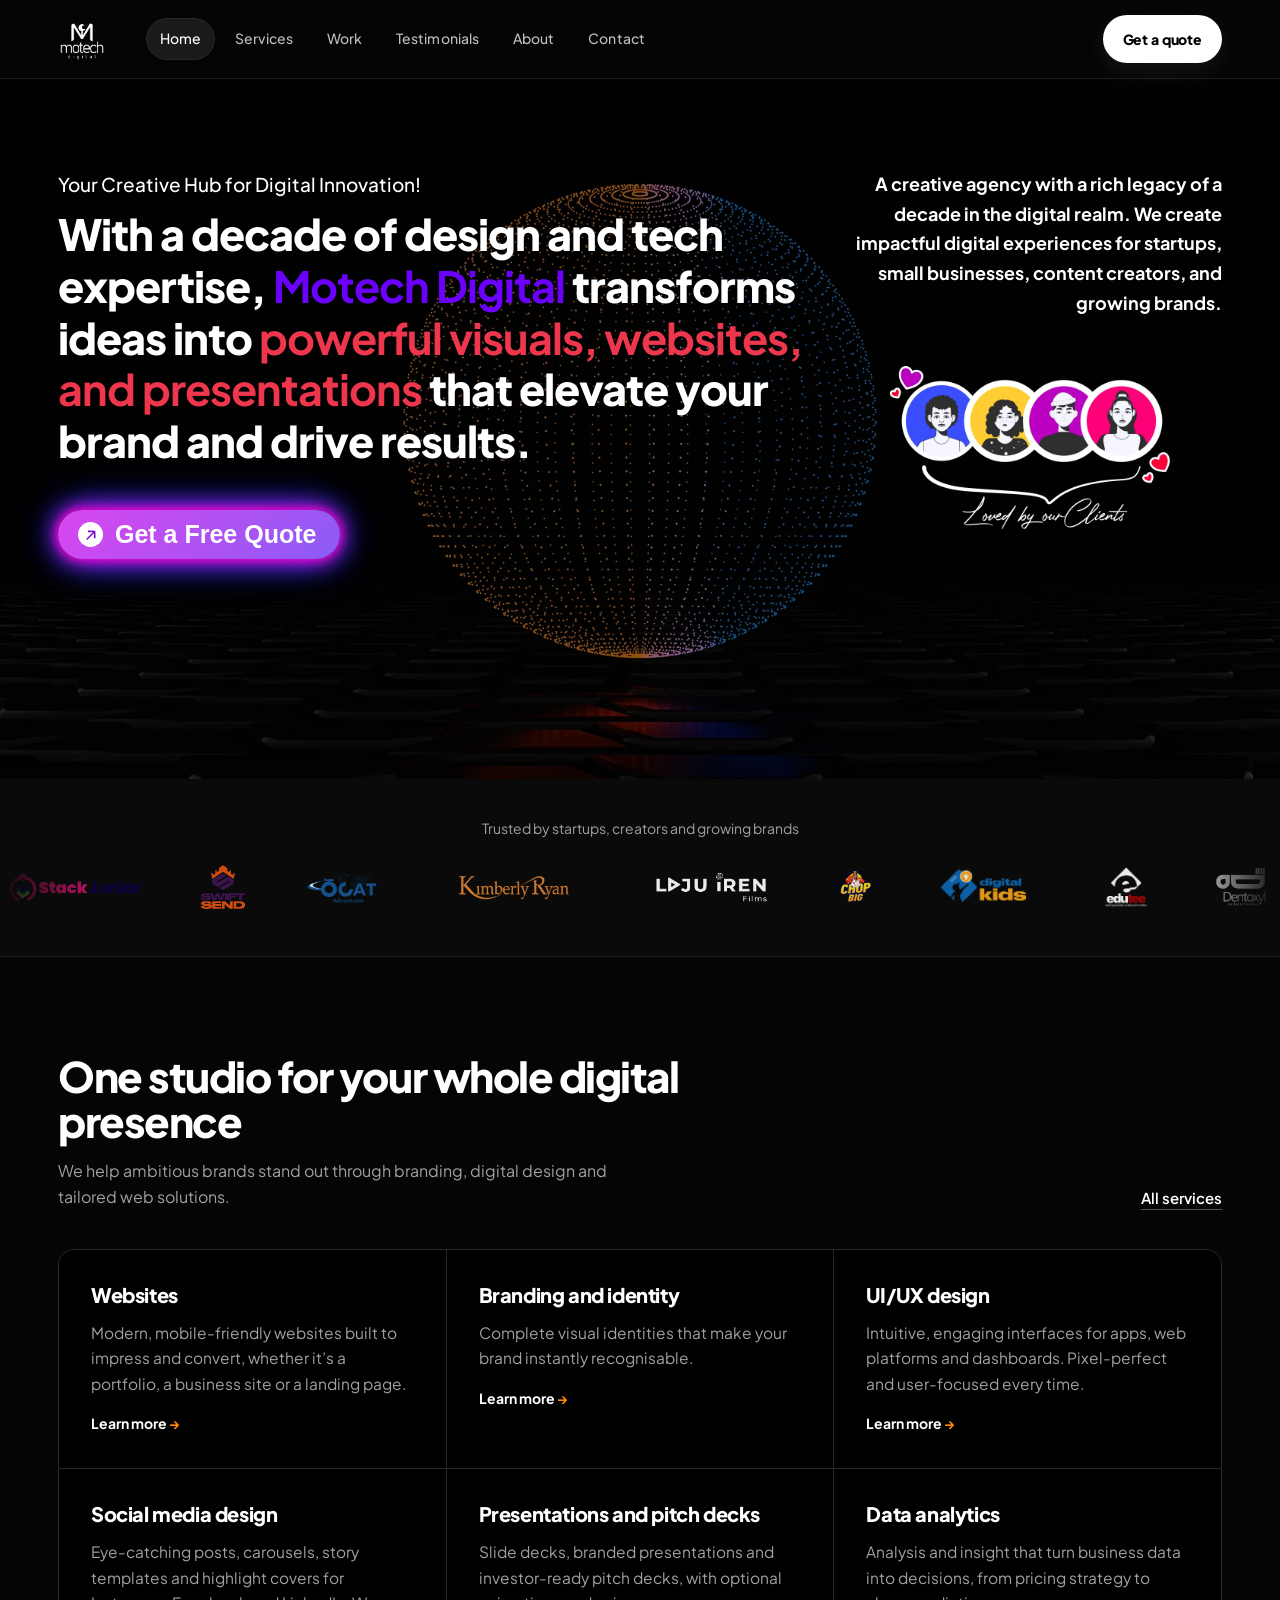
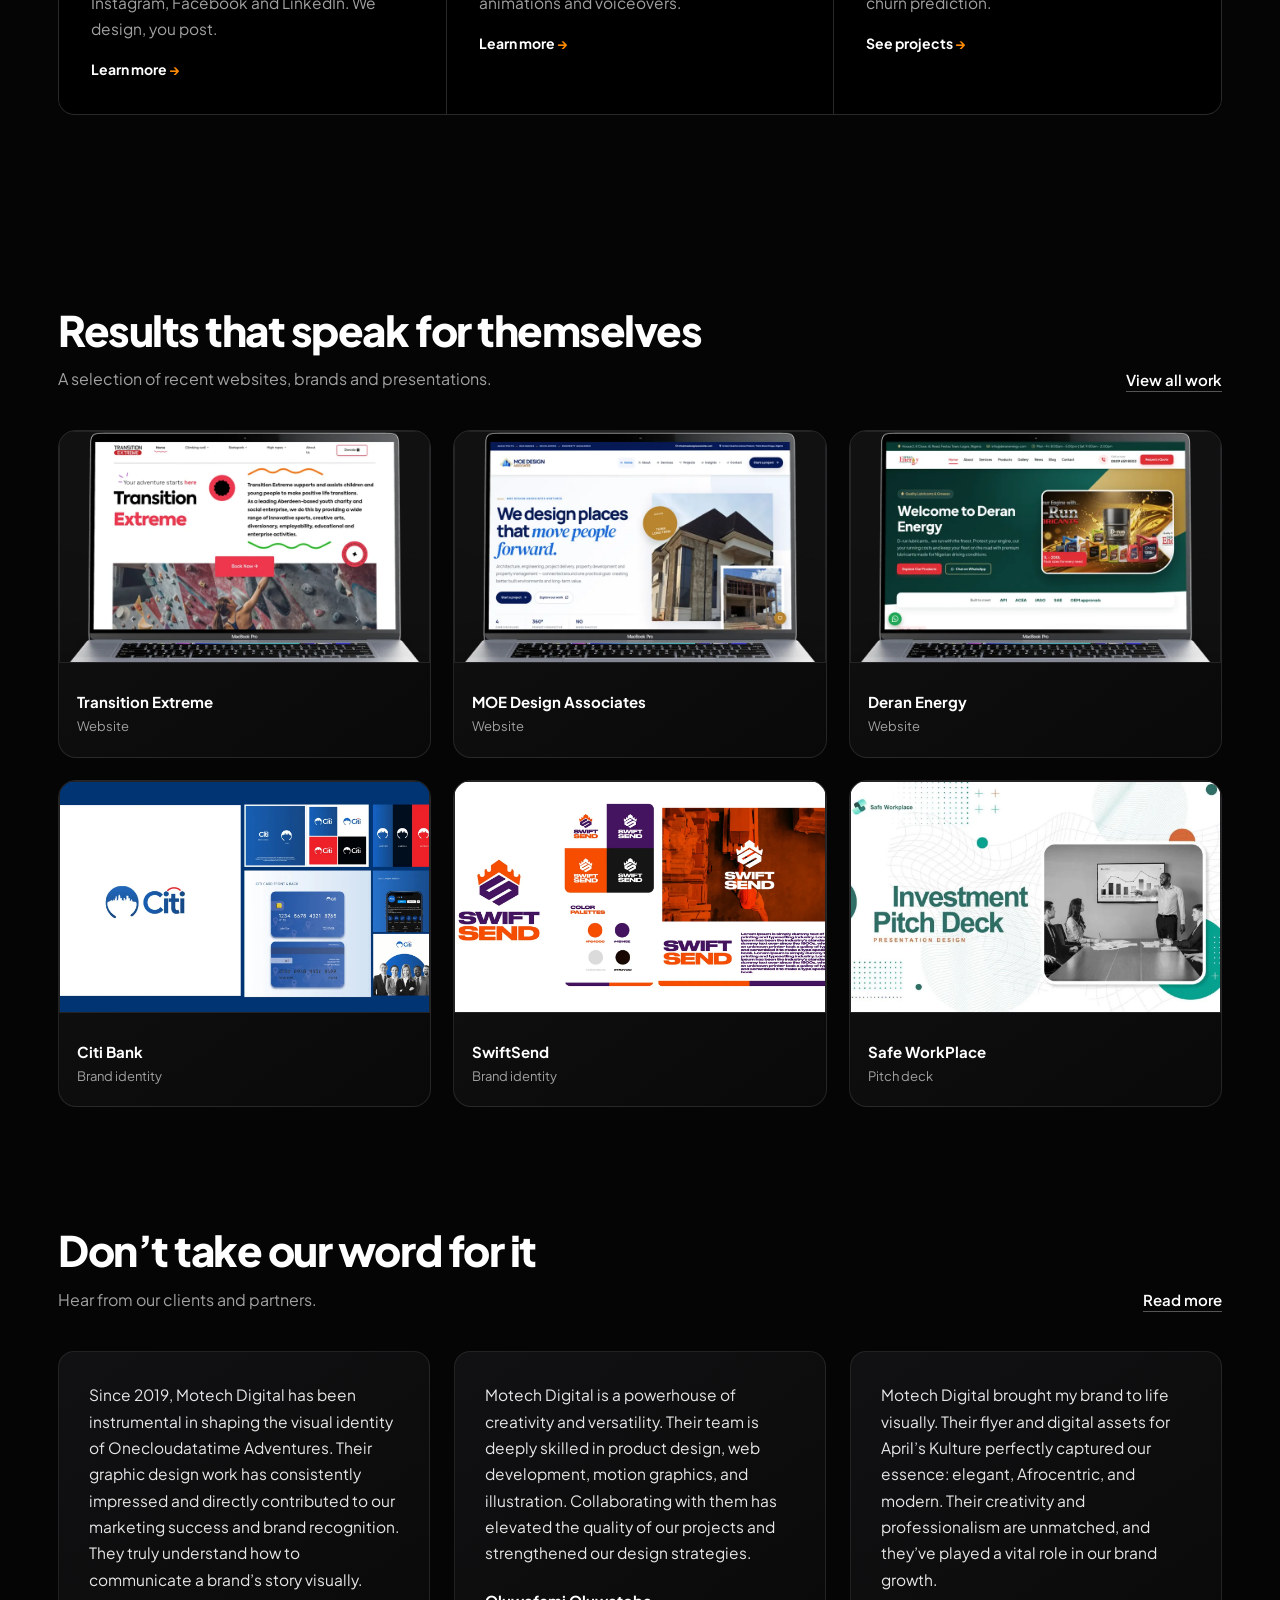
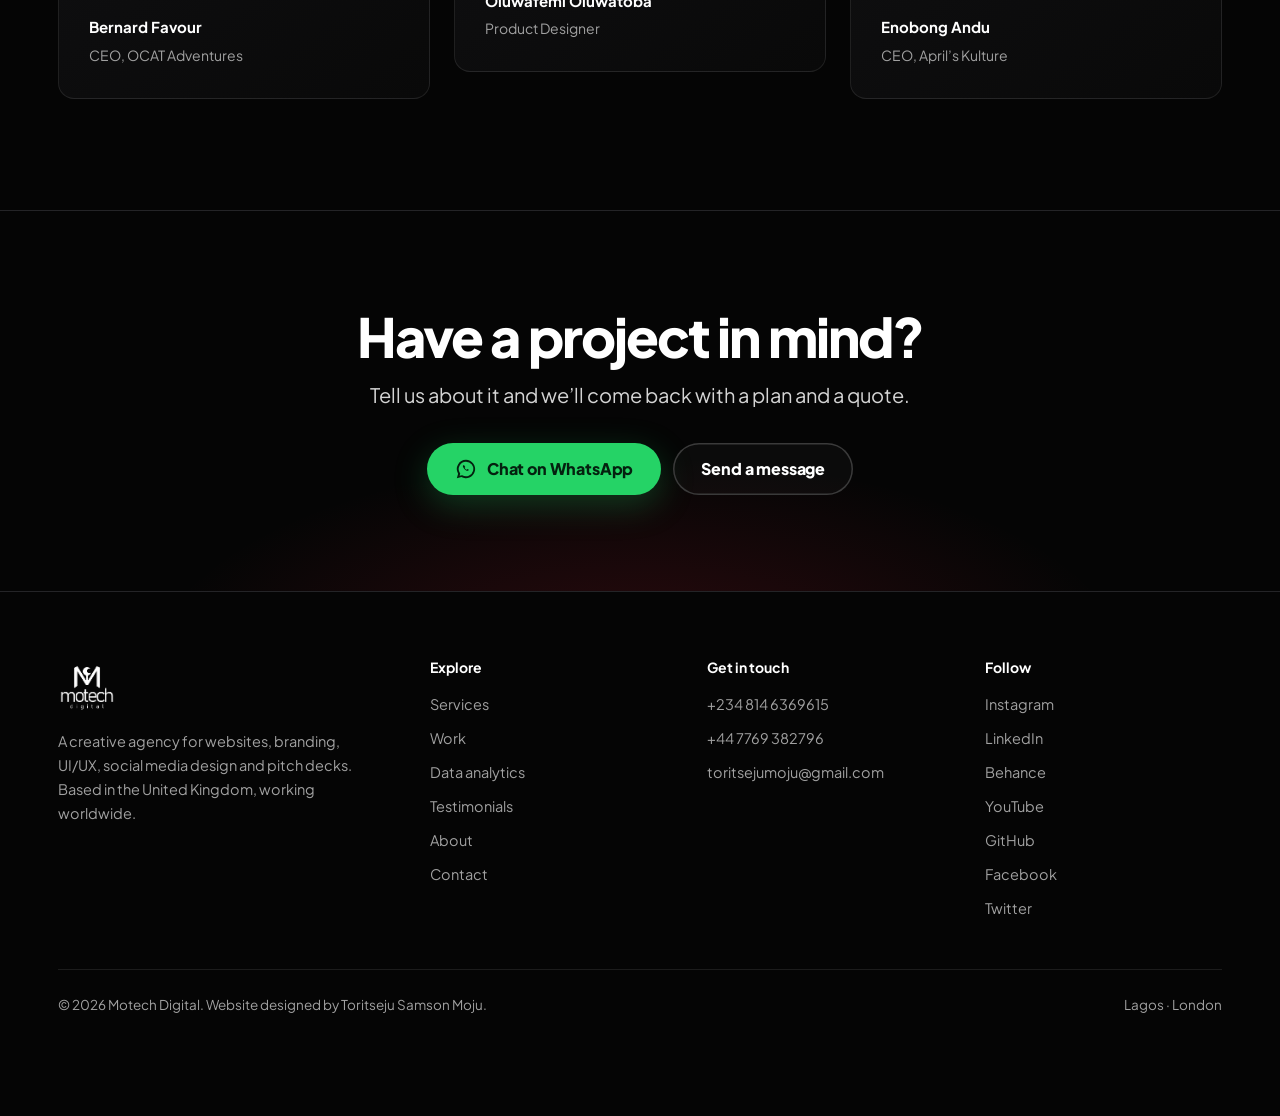
<file: index.html>
<!DOCTYPE html>
<html lang="en">
<head>
<meta charset="UTF-8">
<meta name="viewport" content="width=device-width, initial-scale=1">
<title>Motech Digital | Websites, Branding and UI/UX Design</title>
<meta name="description" content="Motech Digital is a creative agency for websites, branding, UI/UX, social media design and pitch decks. Black Friday: a complete business website for ₦250,000.">
<meta name="theme-color" content="#8b5cf6">
<meta property="og:title" content="Motech Digital | Websites, Branding and UI/UX Design">
<meta property="og:description" content="Motech Digital is a creative agency for websites, branding, UI/UX, social media design and pitch decks. Black Friday: a complete business website for ₦250,000.">
<meta property="og:type" content="website">
<meta property="og:image" content="img/generated/preview-motech.svg">
<link rel="icon" href="img/originals/logo.png" type="image/png">
<link rel="preconnect" href="https://fonts.googleapis.com">
<link rel="preconnect" href="https://fonts.gstatic.com" crossorigin>
<link href="https://fonts.googleapis.com/css2?family=Plus+Jakarta+Sans:wght@400;500;600;700;800&display=swap" rel="stylesheet">
<link rel="stylesheet" href="./css/style.css">
<style id="motech-css-fallback">
:root{
  --bg:#000;--panel:#0b0b0b;--panel2:#111;--line:#1f1f1f;--line2:#2c2c2c;
  --ink:#fff;--soft:#d4d4d4;--mute:#a1a1a1;
  --orange:#ff8a00;--red:#e4243a;--wa:#25d366;
  --grad:linear-gradient(90deg,var(--orange),var(--red));
  --r:16px;--max:1180px;color-scheme:dark;
}
*{box-sizing:border-box;margin:0}
html{scroll-behavior:smooth;scroll-padding-top:90px}
body{background:var(--bg);color:var(--ink);font:400 17px/1.65 "Plus Jakarta Sans",system-ui,-apple-system,"Segoe UI",sans-serif;-webkit-font-smoothing:antialiased;overflow-x:hidden}
img{display:block;max-width:100%;height:auto}
a{color:inherit}
h1,h2,h3{line-height:1.08;letter-spacing:-.035em;font-weight:800}
h1{font-size:clamp(38px,5vw,64px);letter-spacing:-.045em}
h2{font-size:clamp(28px,3.6vw,42px);margin-bottom:14px}
h3{font-size:19px;letter-spacing:-.02em;line-height:1.25}
p{color:var(--mute)}
.wrap{max-width:var(--max);margin:0 auto;padding:0 28px}
section{padding:96px 0}
.lead{font-size:clamp(17px,1.8vw,20px);color:var(--soft);max-width:600px;line-height:1.6}
.head{max-width:660px;margin-bottom:48px}
.head.row{max-width:none;display:flex;justify-content:space-between;align-items:flex-end;gap:32px}
.head.row>div{max-width:660px}
.g{background:var(--grad);-webkit-background-clip:text;background-clip:text;color:transparent}
.sr{position:absolute;width:1px;height:1px;overflow:hidden;clip:rect(0 0 0 0)}
:focus-visible{outline:3px solid #fff;outline-offset:3px;border-radius:6px}
[hidden]{display:none!important}

/* buttons + links */
.btn{display:inline-flex;align-items:center;justify-content:center;gap:10px;padding:15px 28px;border-radius:999px;font:800 16px/1 "Plus Jakarta Sans",system-ui,sans-serif;text-decoration:none;border:0;cursor:pointer;transition:transform .15s,box-shadow .15s,background .15s}
.btn:hover{transform:translateY(-2px)}
.btn svg{width:22px;height:22px;flex:none}
.btn.primary{background:#fff;color:#000}
.btn.ghost{background:transparent;color:#fff;box-shadow:inset 0 0 0 1.5px #3a3a3a}
.btn.ghost:hover{box-shadow:inset 0 0 0 1.5px #fff}
.btn.wa{background:var(--wa);color:#04210f;box-shadow:0 10px 34px rgba(37,211,102,.25)}
.btn.sm{padding:11px 20px;font-size:14px}
.link{font-weight:600;font-size:15px;color:#fff;text-decoration:underline;text-underline-offset:5px;text-decoration-color:#555;transition:text-decoration-color .15s}
.link:hover{text-decoration-color:var(--orange)}

/* promo bar */
.promo{background:var(--grad);color:#fff;font-weight:600;font-size:14px;text-align:center;padding:9px 16px}
.promo a{text-decoration:underline;text-underline-offset:3px;font-weight:800}

/* nav */
.nav{position:sticky;top:0;z-index:40;background:rgba(0,0,0,.85);backdrop-filter:blur(14px);-webkit-backdrop-filter:blur(14px);border-bottom:1px solid #161616}
.nav .wrap{display:flex;align-items:center;gap:32px;height:72px}
.nav .logo img{height:46px;width:auto}
.nav ul{display:flex;gap:6px;list-style:none;padding:0;margin:0 auto 0 8px}
.nav ul a{display:block;padding:9px 14px;border-radius:999px;text-decoration:none;font-size:15px;font-weight:500;color:#bdbdbd;transition:color .15s,background .15s}
.nav ul a:hover{color:#fff;background:#141414}
.nav ul a[aria-current=page]{color:#fff;background:#1a1a1a}
.nav ul a.bf{color:#fff}
.nav ul a.bf:before{content:"";display:inline-block;width:7px;height:7px;border-radius:50%;background:var(--grad);margin-right:8px;vertical-align:1px}
.menu{display:none;margin-left:auto;background:none;border:1.5px solid #333;color:#fff;border-radius:12px;width:46px;height:46px;cursor:pointer;font-size:20px}

/* hero (home) */
.hero{position:relative;padding:80px 0 104px;overflow:hidden;isolation:isolate}
.hero:after{content:"";position:absolute;inset:auto 0 0 0;height:160px;z-index:-1;background:linear-gradient(transparent,#000)}
.hero .wrap{display:grid;grid-template-columns:1.1fr .9fr;gap:40px;align-items:center}
.hero h1{margin-bottom:24px}
.hero .lead{margin-bottom:36px}
.cta{display:flex;gap:12px;flex-wrap:wrap}
.shots{position:relative;aspect-ratio:1/.9}
.shots img{position:absolute;width:78%;filter:drop-shadow(0 26px 34px rgba(0,0,0,.6))}
.shots .a{left:0;top:0;z-index:1}.shots .b{right:0;top:22%;z-index:2}.shots .c{left:8%;bottom:0;z-index:3}

/* inner page header */
.phead{position:relative;padding:84px 0 72px;border-bottom:1px solid var(--line);overflow:hidden;isolation:isolate}
.phead:before{content:"";position:absolute;inset:0;z-index:-1;background:radial-gradient(640px 300px at 88% -10%,rgba(228,36,58,.22),transparent 70%),radial-gradient(520px 260px at 10% 120%,rgba(255,138,0,.10),transparent 70%)}
.phead .crumb{font-size:14px;color:var(--mute);margin-bottom:22px}
.phead .crumb a{text-decoration:none;color:var(--soft)}
.phead .crumb a:hover{color:#fff}
.phead h1{margin-bottom:18px;max-width:880px}
.phead .cta{margin-top:30px}

/* clients */
.clients{padding:38px 0 46px;border-bottom:1px solid var(--line)}
.clients p{text-align:center;font-size:14px;margin-bottom:24px}
.marquee{overflow:hidden;-webkit-mask-image:linear-gradient(90deg,transparent,#000 8%,#000 92%,transparent);mask-image:linear-gradient(90deg,transparent,#000 8%,#000 92%,transparent)}
.track{display:flex;width:max-content;gap:68px;list-style:none;padding:0;animation:slide 60s linear infinite;align-items:center}
.track img{height:46px;width:auto;opacity:.92}
@keyframes slide{to{transform:translateX(-50%)}}

/* service cards (home) */
.svc{display:grid;grid-template-columns:repeat(3,1fr);gap:1px;background:var(--line);border:1px solid var(--line);border-radius:var(--r);overflow:hidden;list-style:none;padding:0}
.svc li{background:var(--bg)}
.svc a{display:block;height:100%;padding:34px 30px 38px;text-decoration:none;transition:background .2s}
.svc a:hover{background:var(--panel2)}
.svc h3{margin-bottom:10px}
.svc p{font-size:15.5px}
.svc .more{display:inline-block;margin-top:16px;font-size:14px;font-weight:700;color:#fff}
.svc .more:after{content:" \2192";color:var(--orange)}

/* services page rows */
.rows{border-top:1px solid var(--line)}
.srow{display:grid;grid-template-columns:1fr 1.2fr;gap:64px;padding:56px 0;border-bottom:1px solid var(--line)}
.srow h2{font-size:clamp(26px,3vw,34px)}
.srow .cta{margin-top:24px}
.srow ul{list-style:none;padding:0;margin-top:18px;columns:2;column-gap:28px;font-size:15.5px;color:var(--soft)}
.srow li{break-inside:avoid;padding:6px 0 6px 28px;position:relative}
.srow li:before,.list li:before{content:"";position:absolute;left:0;top:14px;width:12px;height:7px;border-left:2.5px solid var(--orange);border-bottom:2.5px solid var(--orange);transform:rotate(-45deg)}

/* black friday teaser + offer */
.band{padding:0}
.offer-box{border-radius:28px;padding:1.5px;background:var(--grad)}
.offer-in{background:radial-gradient(900px 420px at 85% 0,rgba(228,36,58,.22),transparent 70%),radial-gradient(700px 360px at 0 100%,rgba(255,138,0,.12),transparent 70%),#050505;border-radius:27px;padding:64px 56px}
.offer-in h2{font-size:clamp(30px,4.2vw,50px);max-width:760px}
.facts{display:grid;grid-template-columns:1.3fr 1fr 1fr;gap:14px;margin:36px 0 26px;max-width:880px}
.fact{border:1.5px dashed #3a3a3a;border-radius:16px;padding:16px 18px}
.fact span{display:block;font-size:13px;color:var(--mute)}
.fact b{display:block;font-size:22px;font-weight:800;letter-spacing:-.03em;margin-top:2px}
.fact.price{border:2px solid var(--orange);background:rgba(255,138,0,.07)}
.fact.price b{font-size:clamp(38px,5.4vw,56px);background:var(--grad);-webkit-background-clip:text;background-clip:text;color:transparent;line-height:1.1}
.cd{display:flex;gap:10px;margin-bottom:30px}
.cd div{min-width:70px;padding:9px 8px;border-radius:12px;background:#141414;border:1px solid #2a2a2a;text-align:center}
.cd b{display:block;font-size:26px;font-weight:800;font-variant-numeric:tabular-nums;line-height:1.2}
.cd i{font-style:normal;font-size:12px;color:var(--mute)}
.sub{margin-top:12px;font-size:14px}
.split{display:grid;grid-template-columns:1fr 1fr;gap:64px;align-items:center}
.split h2{font-size:clamp(26px,3vw,34px)}
.list{list-style:none;padding:0;columns:2;column-gap:28px;font-size:15.5px;color:#e4e4e4;margin-top:14px}
.list li{break-inside:avoid;padding:7px 0 7px 28px;position:relative}
.cms p{margin-top:14px;max-width:460px;font-size:15.5px}
.steps{display:grid;grid-template-columns:repeat(3,1fr);gap:18px;list-style:none;padding:0;counter-reset:s}
.steps li{counter-increment:s;border:1.5px dashed #333;border-radius:18px;padding:26px}
.steps li:before{content:counter(s);display:block;font-size:40px;font-weight:800;line-height:1;margin-bottom:12px;background:var(--grad);-webkit-background-clip:text;background-clip:text;color:transparent}
.steps b{display:block;font-size:18px;margin-bottom:6px}
.steps span{color:var(--mute);font-size:15.5px}
.mini{display:grid;grid-template-columns:repeat(3,1fr);gap:26px 20px}
.mini img{width:100%}
.mini figcaption{font-size:14.5px;font-weight:600;margin-top:8px;color:#e6e6e6}
.slots{text-align:center;border:1.5px dashed var(--red);border-radius:24px;padding:52px 20px}
.slots .n{font-size:clamp(76px,14vw,120px);font-weight:800;line-height:1;letter-spacing:-.05em;background:var(--grad);-webkit-background-clip:text;background-clip:text;color:transparent}
.slots p{margin:10px auto 28px;max-width:440px;font-size:18px;color:#ddd}
.fine{font-size:13px;max-width:660px}
.teaser{display:flex;justify-content:space-between;gap:40px;align-items:center;flex-wrap:wrap}
.teaser h2{font-size:clamp(28px,3.6vw,42px);max-width:640px}
.teaser .right{display:flex;flex-direction:column;gap:18px;align-items:flex-start}
.teaser .price{font-size:clamp(44px,6vw,64px);font-weight:800;letter-spacing:-.04em;line-height:1}

/* work */
.tabs{display:flex;gap:8px;flex-wrap:wrap;margin-bottom:30px}
.tabs button{font:600 15px/1 "Plus Jakarta Sans",system-ui,sans-serif;color:#cfcfcf;background:transparent;border:1.5px solid var(--line2);padding:13px 20px;border-radius:999px;cursor:pointer;transition:border-color .15s,color .15s}
.tabs button:hover{border-color:#666;color:#fff}
.tabs button[aria-selected=true]{background:#fff;color:#000;border-color:#fff}
.panel-head{display:flex;justify-content:space-between;gap:24px;align-items:center;margin-bottom:28px}
.panel-head p{max-width:580px}
.gallery{display:grid;grid-template-columns:repeat(3,1fr);gap:34px 24px}
.card .thumb{display:block;width:100%;padding:0;border:1px solid var(--line);background:var(--panel);border-radius:14px;overflow:hidden;aspect-ratio:var(--ar,3/2);cursor:pointer;position:relative;transition:border-color .2s}
.card .thumb:hover{border-color:#555}
.card .thumb img{width:100%;height:100%;object-fit:cover;object-position:top;transition:transform .4s}
.card .thumb:hover img{transform:scale(1.04)}
.card figcaption{margin-top:12px}
.card figcaption b{display:block;font-size:16.5px}
.card figcaption span{display:block;font-size:14px;color:var(--mute)}
.card.gone{display:none}

/* projects */
.projects{list-style:none;padding:0;border-top:1px solid var(--line)}
.projects li{display:flex;justify-content:space-between;gap:40px;align-items:center;padding:30px 0;border-bottom:1px solid var(--line)}
.projects h3{margin-bottom:8px;font-size:21px}
.projects p{max-width:680px;font-size:15.5px}

/* testimonials */
.quotes{columns:3;column-gap:24px}
.quote{break-inside:avoid;margin-bottom:24px;background:var(--panel);border:1px solid var(--line);border-radius:var(--r);padding:30px}
.quote blockquote{font-size:16px;color:#e6e6e6;line-height:1.7;margin-bottom:22px}
.quote figcaption b{display:block;font-size:15px}
.quote figcaption span{font-size:14px;color:var(--mute)}
.quotes.three{columns:3}

/* about */
.about{display:grid;grid-template-columns:.8fr 1.2fr;gap:72px;align-items:start}
.about img{border-radius:22px;border:1px solid var(--line2);width:100%;max-width:440px;position:sticky;top:110px}
.role{color:var(--orange);font-weight:600;margin:6px 0 24px}
.about p{color:var(--soft)}.about p+p{margin-top:16px}
.social{display:flex;gap:24px;flex-wrap:wrap;margin-top:30px}
.facts-list{display:grid;grid-template-columns:repeat(3,1fr);gap:1px;background:var(--line);border:1px solid var(--line);border-radius:var(--r);overflow:hidden;margin-top:72px}
.facts-list div{background:var(--bg);padding:28px}
.facts-list b{display:block;font-size:18px;margin-bottom:6px}
.facts-list span{font-size:15px;color:var(--mute)}

/* contact */
.contact-grid{display:grid;grid-template-columns:1.1fr .9fr;gap:64px;align-items:start}
.form{display:grid;gap:18px}
.form label{display:grid;gap:8px;font-size:14px;font-weight:600;color:var(--soft)}
.form input,.form select,.form textarea{font:400 16px/1.4 "Plus Jakarta Sans",system-ui,sans-serif;color:#fff;background:var(--panel2);border:1.5px solid var(--line2);border-radius:12px;padding:14px 16px;width:100%}
.form textarea{min-height:150px;resize:vertical}
.form input:focus,.form select:focus,.form textarea:focus{outline:none;border-color:var(--orange)}
.form small{font-size:13px;color:var(--mute)}
.info{display:grid;gap:14px}
.info a.tile,.info .tile{display:block;border:1px solid var(--line);background:var(--panel);border-radius:var(--r);padding:22px 24px;text-decoration:none;transition:border-color .2s}
.info a.tile:hover{border-color:#555}
.tile span{display:block;font-size:13px;color:var(--mute)}
.tile b{display:block;font-size:18px;margin-top:2px}

/* cta band */
.ctaband{border-top:1px solid var(--line);text-align:center;padding:96px 0;background:radial-gradient(700px 300px at 50% 120%,rgba(228,36,58,.18),transparent 70%)}
.ctaband h2{font-size:clamp(30px,4.6vw,54px);max-width:760px;margin:0 auto 14px}
.ctaband .lead{margin:0 auto 32px}
.ctaband .cta{justify-content:center}

/* footer */
footer{border-top:1px solid var(--line);padding:64px 0 100px;font-size:14.5px;color:var(--mute)}
.fgrid{display:grid;grid-template-columns:1.4fr 1fr 1fr 1fr;gap:40px}
.fgrid img{height:56px;width:auto;margin-bottom:16px}
.fgrid p{max-width:320px;font-size:14.5px}
.fgrid h4{font-size:14px;color:#fff;margin-bottom:14px;font-weight:700}
.fgrid ul{list-style:none;padding:0;display:grid;gap:10px}
.fgrid a{text-decoration:none;color:var(--mute)}.fgrid a:hover{color:#fff}
.fbase{margin-top:48px;padding-top:24px;border-top:1px solid var(--line);display:flex;justify-content:space-between;gap:16px;flex-wrap:wrap;font-size:13.5px}

/* sticky offer bar + lightbox */
.bar{position:fixed;left:0;right:0;bottom:0;z-index:50;padding:12px 16px calc(12px + env(safe-area-inset-bottom,0px));background:rgba(0,0,0,.94);backdrop-filter:blur(8px);border-top:1px solid #222;display:flex;gap:16px;align-items:center;justify-content:center;transform:translateY(110%);transition:transform .3s}
.bar.show{transform:none}
.bar .btn{padding:13px 26px;font-size:16px;flex:1;max-width:440px}
.bar span{font-size:14px;color:var(--mute);display:none}
dialog{border:0;background:transparent;max-width:min(94vw,1100px);max-height:92vh;padding:0;color:#fff;overflow:visible}
dialog::backdrop{background:rgba(0,0,0,.88)}
dialog img{max-height:84vh;width:auto;margin:0 auto;border-radius:10px}
dialog button{position:absolute;top:-8px;right:-8px;width:42px;height:42px;border-radius:50%;border:0;background:#fff;color:#000;font-size:22px;cursor:pointer}

@media(min-width:720px){.bar span{display:block}}
@media(max-width:1020px){
  .hero .wrap,.about,.split,.contact-grid,.srow{grid-template-columns:1fr;gap:40px}
  .shots{max-width:560px}
  .svc{grid-template-columns:repeat(2,1fr)}
  .gallery,.mini{grid-template-columns:repeat(2,1fr)}
  .quotes,.quotes.three{columns:2}
  .offer-in{padding:48px 28px}
  .nav ul,.nav>.wrap>.btn{display:none}
  .menu{display:block}
  .nav.open ul{display:flex;flex-direction:column;position:absolute;left:0;right:0;top:72px;background:#000;border-bottom:1px solid #222;padding:14px 20px 22px;gap:4px;margin:0}
  .nav.open ul a{padding:13px 14px;font-size:16px}
  section{padding:68px 0}
  .about img{position:static}
  .fgrid{grid-template-columns:1fr 1fr}
  .head.row{flex-direction:column;align-items:flex-start;gap:16px}
}
@media(max-width:640px){
  .wrap{padding:0 22px}
  .svc,.steps,.gallery,.facts-list{grid-template-columns:1fr}
  .mini{grid-template-columns:1fr 1fr}
  .quotes,.quotes.three{columns:1}
  .facts{grid-template-columns:1fr 1fr}.fact.price{grid-column:1/-1}
  .list,.srow ul{columns:1}
  .panel-head,.projects li{flex-direction:column;align-items:flex-start;gap:14px}
  .cd div{flex:1;min-width:0}
  .hero{padding:52px 0 68px}
  .phead{padding:56px 0 48px}
  .hero .btn,.offer-in .btn,.slots .btn{width:100%}
  .tabs{flex-wrap:nowrap;overflow-x:auto;margin-inline:-22px;padding-inline:22px;scrollbar-width:none}
  .tabs button{white-space:nowrap}
  .fgrid{grid-template-columns:1fr}
  .teaser{flex-direction:column;align-items:flex-start}
}
@media(prefers-reduced-motion:reduce){.track{animation:none}.bar,.card .thumb img,.btn{transition:none}html{scroll-behavior:auto}}


/* Professional polish: retain Motech's black, orange and red identity. */
:root{--panel:#0d0d0f;--panel2:#141416;--line:#242427;--line2:#35353a;--max:1220px}
body{background:radial-gradient(900px 520px at 88% -10%,rgba(228,36,58,.075),transparent 68%),#050505}
::selection{background:rgba(255,138,0,.35);color:#fff}
.wrap{width:100%}
section{position:relative}
.nav{background:rgba(5,5,5,.88);border-bottom-color:rgba(255,255,255,.09)}
.nav .wrap{height:78px}
.nav .logo img{height:48px;width:auto;max-width:190px;object-fit:contain}
.nav ul a{font-size:14px;letter-spacing:.005em}
.nav ul a[aria-current=page]{box-shadow:inset 0 0 0 1px rgba(255,255,255,.06)}
.btn{min-height:48px;letter-spacing:-.01em}
.btn.primary{box-shadow:0 8px 28px rgba(255,255,255,.08)}
.btn.primary:hover{box-shadow:0 12px 34px rgba(255,138,0,.18)}
.btn.ghost{background:rgba(255,255,255,.025)}
.hero{padding-top:96px;padding-bottom:108px}
.hero h1{max-width:740px;font-size:clamp(42px,5.2vw,72px);line-height:1.02}
.hero .lead{max-width:590px}
.shots{filter:drop-shadow(0 25px 55px rgba(0,0,0,.3))}
.shots img{border:1px solid rgba(255,255,255,.18);border-radius:15px;background:#111;aspect-ratio:900/613;object-fit:cover}
.clients{background:rgba(255,255,255,.018);border-color:rgba(255,255,255,.08)}
.track{gap:48px}
.track img{max-width:180px;object-fit:contain;filter:grayscale(.15)}
.svc{gap:1px;border-color:#29292c;background:#29292c}
.svc a{min-height:218px;padding:32px;position:relative}
.svc a:after{content:"↗";position:absolute;right:24px;top:24px;color:var(--orange);font-size:20px;opacity:0;transform:translate(-4px,4px);transition:.2s}
.svc a:hover:after{opacity:1;transform:none}
.svc h3{font-size:20px;margin-bottom:13px}
.gallery{gap:22px}
.card{min-width:0;overflow:hidden;border:1px solid rgba(255,255,255,.1);border-radius:18px;background:linear-gradient(145deg,#121214,#090909);transition:transform .22s,border-color .22s,box-shadow .22s}
.card:hover{transform:translateY(-4px);border-color:rgba(255,138,0,.45);box-shadow:0 18px 48px rgba(0,0,0,.25)}
.card .thumb{display:block;overflow:hidden;background:#111;border-radius:0;position:relative}
.card .thumb img{width:100%;height:100%;aspect-ratio:var(--ar,16/10);object-fit:cover;transition:transform .35s ease,filter .35s ease}
.card:hover .thumb img{transform:scale(1.035);filter:saturate(1.08)}
.card figcaption{padding:16px 18px 19px;display:grid;gap:4px}
.card figcaption b{font-size:15px;line-height:1.4}
.card figcaption span{color:var(--mute);font-size:13px}
.gallery .card .thumb{aspect-ratio:var(--ar,16/10)}
.phead{padding-top:96px;padding-bottom:82px}
.phead h1{max-width:900px}
.phead:before{background:radial-gradient(760px 380px at 90% 0,rgba(228,36,58,.18),transparent 70%),radial-gradient(600px 300px at 4% 100%,rgba(255,138,0,.1),transparent 70%)}
.head{margin-bottom:38px}
.head p{font-size:16px;max-width:600px}
.srow{gap:72px}
.srow h2{max-width:440px}
.offer-box{box-shadow:0 30px 80px rgba(0,0,0,.25)}
.offer-in{padding:68px 60px}
.fact,.steps li{background:rgba(255,255,255,.018)}
.about{gap:80px}
.about img{object-fit:cover;background:#101010;box-shadow:0 24px 70px rgba(0,0,0,.24)}
.quote{background:linear-gradient(145deg,#111113,#090909);border-color:rgba(255,255,255,.09)}
.quote blockquote{font-size:15.5px}
.contact-grid{gap:72px}
.form input,.form select,.form textarea{transition:border-color .2s,box-shadow .2s;background:#101012}
.form input:focus,.form select:focus,.form textarea:focus{box-shadow:0 0 0 3px rgba(255,138,0,.12)}
.info a.tile,.info .tile{background:linear-gradient(145deg,#121214,#090909);border-color:rgba(255,255,255,.09)}
footer{background:#050505}
.fgrid img{max-width:210px;height:auto;max-height:58px;object-fit:contain;object-position:left center}
.fgrid a{transition:color .18s}
.fbase{border-color:rgba(255,255,255,.09)}
:focus-visible{outline-color:var(--orange);outline-offset:4px}
@media(max-width:1020px){
 .nav .wrap{height:72px}
 .hero{padding-top:68px}
 .hero .wrap{gap:32px}
 .shots{width:100%;margin:0 auto}
 .nav.open ul{top:72px;background:rgba(5,5,5,.98);backdrop-filter:blur(16px);padding:18px 22px 24px}
 .nav.open ul a{border-radius:10px}
 .offer-in{padding:48px 30px}
}
@media(max-width:640px){
 body{font-size:16px}
 .wrap{padding-left:20px;padding-right:20px}
 section{padding:60px 0}
 .hero{padding:52px 0 58px}
 .hero h1{font-size:clamp(39px,11vw,54px)}
 .hero .wrap{gap:30px}
 .shots{aspect-ratio:1.05}
 .shots img{width:82%;border-radius:10px}
 .phead{padding:54px 0 48px}
 .nav .logo img{max-width:155px;height:42px}
 .svc a{min-height:0;padding:26px 24px}
 .gallery{gap:16px}
 .card figcaption{padding:13px 14px 16px}
 .offer-in{padding:34px 22px;border-radius:22px}
 .offer-box{border-radius:23px}
 .facts{gap:10px}
 .fact{padding:13px}
 .fact b{font-size:18px}
 .cd{gap:7px}
 .cd div{padding:8px 5px;border-radius:9px}
 .cd b{font-size:22px}
 .cta{width:100%}
 .cta .btn{flex:1}
 .fgrid{gap:30px}
 .fbase{margin-top:32px}
}
@media(prefers-reduced-motion:reduce){.card,.card .thumb img,.svc a:after{transition:none}}


/* Old-site landing banner, copied from the previous website */
.oldbanner{background:linear-gradient(rgba(0,0,0,.4),rgba(0,0,0,.4)),url(img/optimized/hero-bg.webp);background-size:cover;background-position:right;min-height:700px;padding:90px 0 60px}
.oldbanner .ob-row{display:grid;grid-template-columns:2fr 1fr;gap:24px;align-items:start}
.oldbanner .ob-kicker{color:#fff;font-size:19px;font-weight:500;margin:0 0 .5rem}
.oldbanner .ob-side{font-size:18px;color:#fff;font-weight:700;text-align:right;margin:0 0 .5rem}
.oldbanner img.img-fluid{max-width:100%;height:auto}
.oldbanner .responsive-heading h1{margin:0 0 1rem}
.oldbanner .button{line-height:1;text-decoration:none;display:inline-flex;border:none;cursor:pointer;align-items:center;gap:.75rem;background:linear-gradient(135deg,#d946ef,#8b5cf6);color:#fff;border-radius:10rem;font-weight:600;font-size:25px;padding:.75rem 1.5rem;padding-left:20px;white-space:nowrap;overflow:hidden;text-overflow:ellipsis;box-shadow:0 0 10px #ff00cc,0 0 20px #ff00cc,0 0 30px #3333ff,0 0 40px #3333ff;transition:all .3s ease-in-out}
.oldbanner .button__icon-wrapper{flex-shrink:0;width:25px;height:25px;position:relative;color:var(--clr);background-color:#fff;border-radius:50%;display:grid;place-items:center;overflow:hidden}
.oldbanner .button:hover{background-color:#000}
.oldbanner .button:hover .button__icon-wrapper{color:#000}
.oldbanner .button__icon-svg--copy{position:absolute;transform:translate(-150%,150%)}
.oldbanner .button:hover .button__icon-svg:first-child{transition:transform .3s ease-in-out;transform:translate(150%,-150%)}
.oldbanner .button:hover .button__icon-svg--copy{transition:transform .3s ease-in-out .1s;transform:translate(0)}
@media (max-width:767.98px){.oldbanner{padding:56px 0 40px}.oldbanner .ob-row{grid-template-columns:1fr}.oldbanner .ob-side{text-align:left}}
@media (max-width:575.98px){.oldbanner h1{font-size:34px!important}.oldbanner .button{font-size:20px}}
</style>
</head>
<body>
<div class="promo" data-offer>Black Friday: a complete business website for ₦250,000. 20 slots, ends 25 Nov. <a href="black-friday.html">See what&rsquo;s included</a></div>
<header class="nav" id="nav">
  <div class="wrap">
    <a class="logo" href="index.html" aria-label="Motech Digital home"><img src="img/originals/logowhite.png" alt="Motech Digital" width="46" height="46"></a>
    <ul id="menu"><li><a href="index.html" aria-current="page">Home</a></li><li><a href="services.html">Services</a></li><li><a href="work.html">Work</a></li><li data-offer><a href="black-friday.html" class="bf">Black Friday</a></li><li><a href="testimonials.html">Testimonials</a></li><li><a href="about.html">About</a></li><li><a href="contact.html">Contact</a></li></ul>
    <a class="btn primary sm" href="contact.html">Get a quote</a>
    <button class="menu" id="menubtn" aria-label="Menu" aria-expanded="false" aria-controls="menu">&#9776;</button>
  </div>
</header>
<main>

<section class="oldbanner"><div class="wrap ob-row" id="aboutus">
  <div>
    <h6 class="ob-kicker">Your Creative Hub for Digital Innovation!</h6>
    <div class="responsive-heading">
      <h1 style="font-weight:800;font-size:43px;letter-spacing:-1px;color:white;line-height:1.2">With a decade of design and tech expertise, <strong style="color:#6C00FF;">Motech Digital</strong> transforms ideas into <strong style="color:#EE364D;">powerful visuals, websites, and presentations</strong> that elevate your brand and drive results.</h1>
      <br>
      <button class="button" style="--clr:#7808d0" type="button"><span class="button__icon-wrapper"><svg viewBox="0 0 14 15" fill="none" xmlns="http://www.w3.org/2000/svg" class="button__icon-svg" width="10"><path d="M13.376 11.552l-.264-10.44-10.44-.24.024 2.28 6.96-.048L.2 12.56l1.488 1.488 9.432-9.432-.048 6.912 2.304.024z" fill="currentColor"></path></svg><svg viewBox="0 0 14 15" fill="none" xmlns="http://www.w3.org/2000/svg" class="button__icon-svg button__icon-svg--copy" width="10"><path d="M13.376 11.552l-.264-10.44-10.44-.24.024 2.28 6.96-.048L.2 12.56l1.488 1.488 9.432-9.432-.048 6.912 2.304.024z" fill="currentColor"></path></svg></span><a style="text-decoration:none;color:white;" target="_blank" rel="noopener" href="https://wa.me/447769382796">Get a Free Quote</a></button>
    </div>
  </div>
  <div>
    <h6 class="ob-side">A creative agency with a rich legacy of a decade in the digital realm. We create impactful digital experiences for startups, small businesses, content creators, and growing brands.</h6>
    <img src="img/optimized/bannericon.webp" class="img-fluid" alt="Loved by our clients" width="1000" height="612">
  </div>
</div></section>

<div class="clients"><p>Trusted by startups, creators and growing brands</p>
  <div class="marquee" aria-label="Client logos"><ul class="track" id="track"><li><img src="img/originals/artboard2-2.png" alt="StackJunior" loading="lazy" height="46"></li><li><img src="img/originals/swiftsendlogo.png" alt="SwiftSend" loading="lazy" height="46"></li><li><img src="img/originals/artboard3.png" alt="OCAT Adventures" loading="lazy" height="46"></li><li><img src="img/originals/artboard4.png" alt="Kimberly Ryan" loading="lazy" height="46"></li><li><img src="img/originals/artboard7-4.png" alt="Laju Iren Films" loading="lazy" height="46"></li><li><img src="img/originals/artboard6.png" alt="Chop Big" loading="lazy" height="46"></li><li><img src="img/originals/artboard7.png" alt="Digital Kids" loading="lazy" height="46"></li><li><img src="img/originals/artboard7-2.png" alt="Edutee" loading="lazy" height="46"></li><li><img src="img/originals/artboard8-2.png" alt="Dentoxyl" loading="lazy" height="46"></li><li><img src="img/originals/artboard5.png" alt="Safe Ears" loading="lazy" height="46"></li><li><img src="img/originals/artboard7-3.png" alt="Truth Zombie" loading="lazy" height="46"></li><li><img src="img/originals/artboard8.png" alt="Pixel Network" loading="lazy" height="46"></li><li><img src="img/optimized/tad.webp" alt="The African Diasporan" loading="lazy" height="46"></li><li><img src="img/originals/logo3-trans.png" alt="Happiness Is A Color Foundation" loading="lazy" height="46"></li></ul></div></div>

<section><div class="wrap">
  <div class="head row"><div><h2>One studio for your whole digital presence</h2><p>We help ambitious brands stand out through branding, digital design and tailored web solutions.</p></div><a class="link" href="services.html">All services</a></div>
  <ul class="svc"><li><a href="services.html#web"><h3>Websites</h3><p>Modern, mobile-friendly websites built to impress and convert, whether it’s a portfolio, a business site or a landing page.</p><span class="more">Learn more</span></a></li><li><a href="services.html#brand"><h3>Branding and identity</h3><p>Complete visual identities that make your brand instantly recognisable.</p><span class="more">Learn more</span></a></li><li><a href="services.html#ui"><h3>UI/UX design</h3><p>Intuitive, engaging interfaces for apps, web platforms and dashboards. Pixel-perfect and user-focused every time.</p><span class="more">Learn more</span></a></li><li><a href="services.html#social"><h3>Social media design</h3><p>Eye-catching posts, carousels, story templates and highlight covers for Instagram, Facebook and LinkedIn. We design, you post.</p><span class="more">Learn more</span></a></li><li><a href="services.html#deck"><h3>Presentations and pitch decks</h3><p>Slide decks, branded presentations and investor-ready pitch decks, with optional animations and voiceovers.</p><span class="more">Learn more</span></a></li><li><a href="data-analytics.html"><h3>Data analytics</h3><p>Analysis and insight that turn business data into decisions, from pricing strategy to churn prediction.</p><span class="more">See projects</span></a></li></ul>
</div></section>

<section class="band" data-offer><div class="wrap"><div class="offer-box"><div class="offer-in">
  <div class="teaser">
    <div><h2>Black Friday: a professional business website for ₦250,000</h2>
      <p class="lead" style="margin-top:12px">Website, admin portal, domain, 1-year hosting, business email and 30 days of support. 20 slots, ends 25 Nov.</p></div>
    <div class="right"><div class="cd" aria-label="Time left on the offer"><div><b class="d">--</b><i>days</i></div><div><b class="h">--</b><i>hours</i></div><div><b class="m">--</b><i>mins</i></div><div><b class="s">--</b><i>secs</i></div></div><a class="btn primary" href="black-friday.html">See the full offer</a></div>
  </div>
</div></div></div></section>

<section><div class="wrap">
  <div class="head row"><div><h2>Results that speak for themselves</h2><p>A selection of recent websites, brands and presentations.</p></div><a class="link" href="work.html">View all work</a></div>
  <div class="gallery"><figure class="card"><a class="thumb" href="work.html#web" aria-label="Transition Extreme, Website"><img src="img/projects/transition-extreme.webp" alt="Transition Extreme - Website" loading="lazy"></a><figcaption><b>Transition Extreme</b><span>Website</span></figcaption></figure><figure class="card"><a class="thumb" href="work.html#web" aria-label="MOE Design Associates, Website"><img src="img/projects/moe-design.webp" alt="MOE Design Associates - Website" loading="lazy"></a><figcaption><b>MOE Design Associates</b><span>Website</span></figcaption></figure><figure class="card"><a class="thumb" href="work.html#web" aria-label="Deran Energy, Website"><img src="img/projects/deran-energy.webp" alt="Deran Energy - Website" loading="lazy"></a><figcaption><b>Deran Energy</b><span>Website</span></figcaption></figure><figure class="card"><a class="thumb" href="work.html#brand" aria-label="Citi Bank, Brand identity"><img src="img/optimized/citibank.webp" alt="Citi Bank - Brand identity" loading="lazy"></a><figcaption><b>Citi Bank</b><span>Brand identity</span></figcaption></figure><figure class="card"><a class="thumb" href="work.html#brand" aria-label="SwiftSend, Brand identity"><img src="img/optimized/swiftsend.webp" alt="SwiftSend - Brand identity" loading="lazy"></a><figcaption><b>SwiftSend</b><span>Brand identity</span></figcaption></figure><figure class="card"><a class="thumb" href="work.html#deck" aria-label="Safe WorkPlace, Pitch deck"><img src="img/optimized/safeworkplace.webp" alt="Safe WorkPlace - Pitch deck" loading="lazy"></a><figcaption><b>Safe WorkPlace</b><span>Pitch deck</span></figcaption></figure></div>
</div></section>

<section style="padding-top:24px"><div class="wrap">
  <div class="head row"><div><h2>Don&rsquo;t take our word for it</h2><p>Hear from our clients and partners.</p></div><a class="link" href="testimonials.html">Read more</a></div>
  <div class="quotes three"><figure class="quote"><blockquote>Since 2019, Motech Digital has been instrumental in shaping the visual identity of Onecloudatatime Adventures. Their graphic design work has consistently impressed and directly contributed to our marketing success and brand recognition. They truly understand how to communicate a brand’s story visually.</blockquote><figcaption><b>Bernard Favour</b><span>CEO, OCAT Adventures</span></figcaption></figure><figure class="quote"><blockquote>Motech Digital is a powerhouse of creativity and versatility. Their team is deeply skilled in product design, web development, motion graphics, and illustration. Collaborating with them has elevated the quality of our projects and strengthened our design strategies.</blockquote><figcaption><b>Oluwafemi Oluwatoba</b><span>Product Designer</span></figcaption></figure><figure class="quote"><blockquote>Motech Digital brought my brand to life visually. Their flyer and digital assets for April’s Kulture perfectly captured our essence: elegant, Afrocentric, and modern. Their creativity and professionalism are unmatched, and they’ve played a vital role in our brand growth.</blockquote><figcaption><b>Enobong Andu</b><span>CEO, April’s Kulture</span></figcaption></figure></div>
</div></section>
<section class="ctaband"><div class="wrap">
  <h2>Have a project in mind?</h2><p class="lead">Tell us about it and we&rsquo;ll come back with a plan and a quote.</p>
  <div class="cta"><a class="btn wa" href="https://wa.me/447769382796" target="_blank" rel="noopener"><svg viewBox="0 0 24 24" fill="currentColor" aria-hidden="true"><path d="M12 2a10 10 0 0 0-8.6 15.1L2 22l5-1.3A10 10 0 1 0 12 2zm0 2a8 8 0 1 1-4.1 14.9l-.3-.2-2.6.7.7-2.5-.2-.3A8 8 0 0 1 12 4z"/><path d="M9 8c-.3.4-.6 1-.2 1.9.5 1.2 1.6 2.6 3 3.4 1 .6 1.8.8 2.4.5.5-.2.8-.7.9-1l-1.6-.8-.7.7c-1-.4-1.9-1.2-2.3-2.2l.7-.6L10 8z"/></svg>Chat on WhatsApp</a><a class="btn ghost" href="contact.html">Send a message</a></div>
</div></section>
</main>
<footer>
  <div class="wrap">
    <div class="fgrid">
      <div>
        <img src="img/originals/logowhite.png" alt="Motech Digital" width="56" height="56">
        <p>A creative agency for websites, branding, UI/UX, social media design and pitch decks. Based in the United Kingdom, working worldwide.</p>
      </div>
      <div><h4>Explore</h4><ul>
        <li><a href="services.html">Services</a></li><li><a href="work.html">Work</a></li><li><a href="data-analytics.html">Data analytics</a></li>
        <li><a href="testimonials.html">Testimonials</a></li><li><a href="about.html">About</a></li><li><a href="contact.html">Contact</a></li></ul></div>
      <div><h4>Get in touch</h4><ul>
        <li><a href="https://wa.me/2348146369615" target="_blank" rel="noopener">+234 814 6369615</a></li>
        <li><a href="https://wa.me/447769382796" target="_blank" rel="noopener">+44 7769 382796</a></li>
        <li><a href="mailto:toritsejumoju@gmail.com">toritsejumoju@gmail.com</a></li></ul></div>
      <div><h4>Follow</h4><ul>
        <li><a href="https://www.instagram.com/thatdigital_guy" target="_blank" rel="noopener">Instagram</a></li>
        <li><a href="https://www.linkedin.com/in/mojutoju" target="_blank" rel="noopener">LinkedIn</a></li>
        <li><a href="https://www.behance.net/mojutojusamson" target="_blank" rel="noopener">Behance</a></li>
        <li><a href="https://youtube.com/@tmcreatives" target="_blank" rel="noopener">YouTube</a></li>
        <li><a href="https://www.github.com/mojutoju" target="_blank" rel="noopener">GitHub</a></li>
        <li><a href="https://web.facebook.com/tojumoju" target="_blank" rel="noopener">Facebook</a></li>
        <li><a href="https://www.twitter.com/itss_toju" target="_blank" rel="noopener">Twitter</a></li></ul></div>
    </div>
    <div class="fbase"><span>&copy; 2026 Motech Digital. Website designed by Toritseju Samson Moju.</span><span>Lagos &middot; London</span></div>
  </div>
</footer>
<script src="js/site.js"></script>
</body>
</html>
</file>
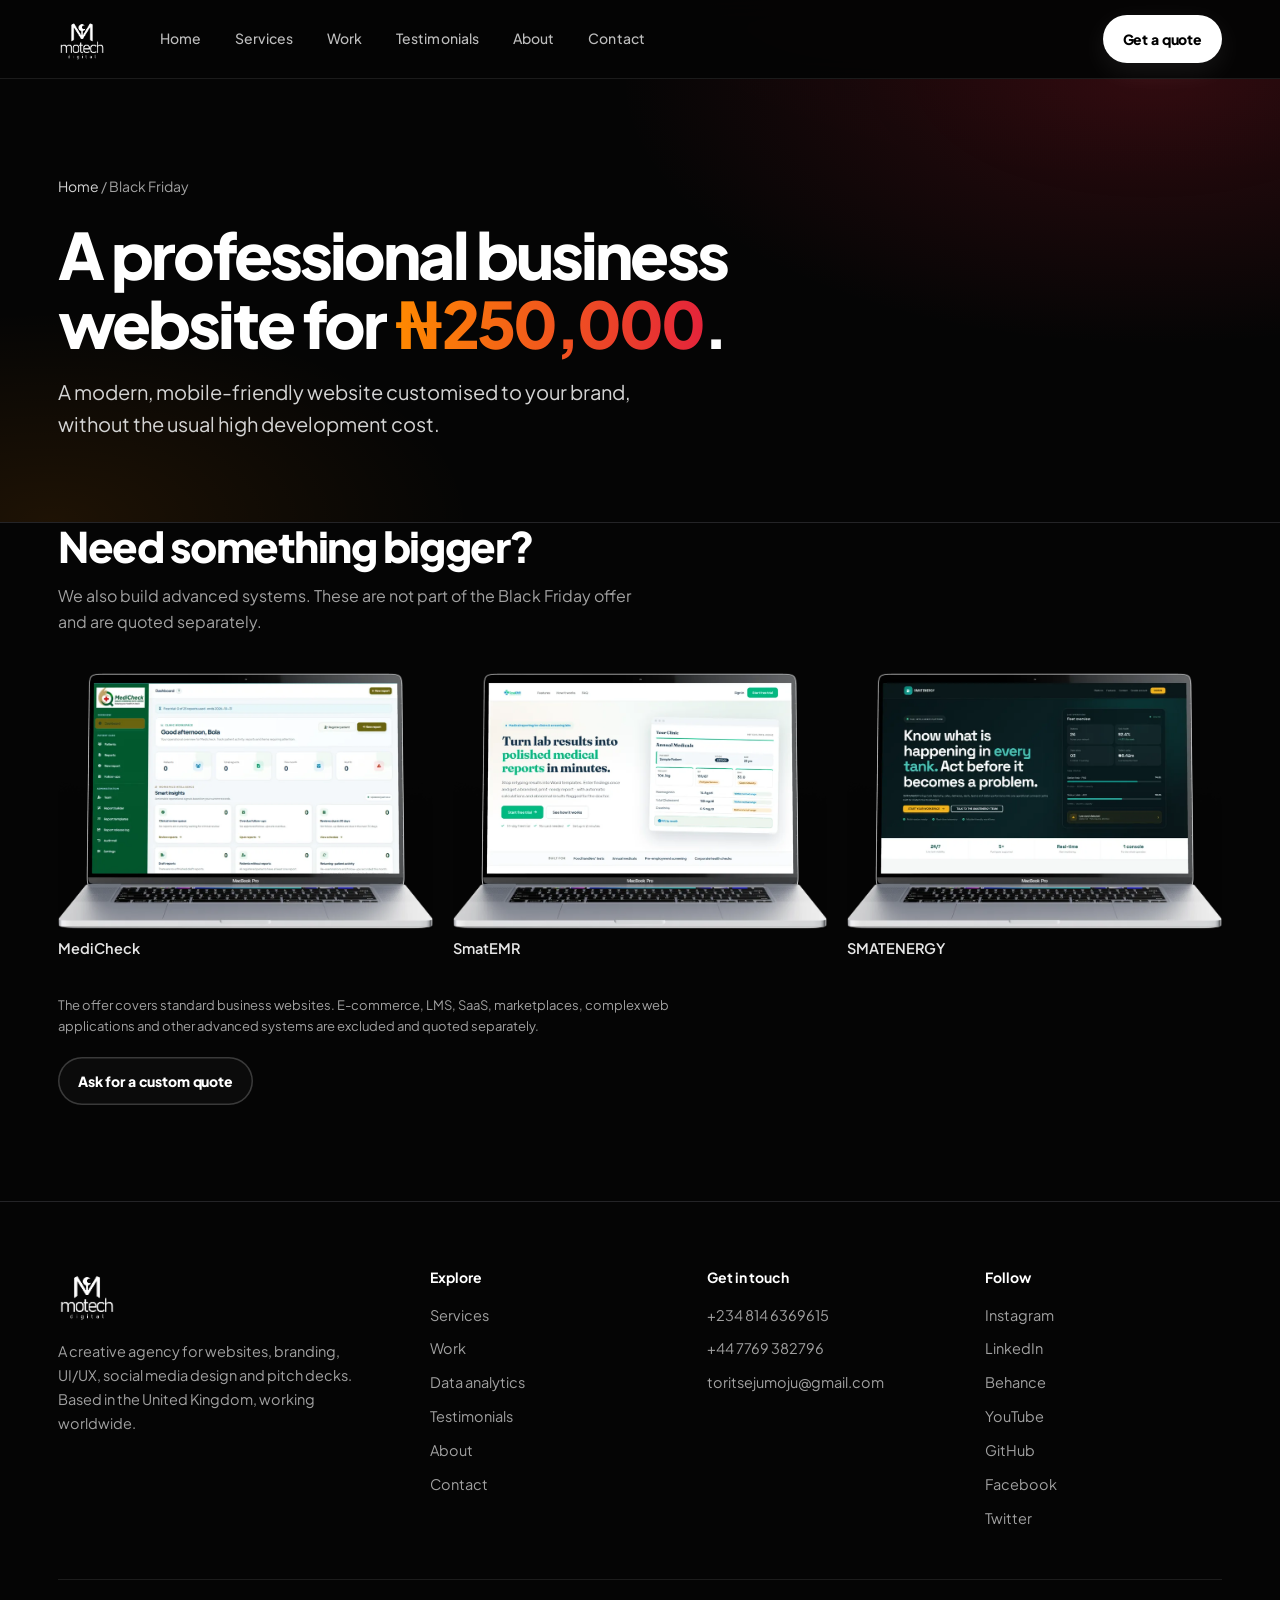
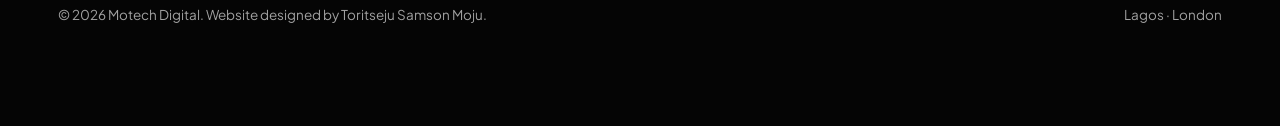
<file: blackfriday/index.html>
<!DOCTYPE html>
<html lang="en"><head><meta charset="utf-8"><meta name="viewport" content="width=device-width, initial-scale=1">
<title>Black Friday | Motech Digital</title>
<link rel="canonical" href="https://motechdigital.github.io/black-friday.html">
<meta http-equiv="refresh" content="0; url=../black-friday.html">
<script>location.replace('../black-friday.html');</script><link rel="stylesheet" href="../css/style.css"><style>:root{
  --bg:#000;--panel:#0b0b0b;--panel2:#111;--line:#1f1f1f;--line2:#2c2c2c;
  --ink:#fff;--soft:#d4d4d4;--mute:#a1a1a1;
  --orange:#ff8a00;--red:#e4243a;--wa:#25d366;
  --grad:linear-gradient(90deg,var(--orange),var(--red));
  --r:16px;--max:1180px;color-scheme:dark;
}
*{box-sizing:border-box;margin:0}
html{scroll-behavior:smooth;scroll-padding-top:90px}
body{background:var(--bg);color:var(--ink);font:400 17px/1.65 "Plus Jakarta Sans",system-ui,-apple-system,"Segoe UI",sans-serif;-webkit-font-smoothing:antialiased;overflow-x:hidden}
img{display:block;max-width:100%;height:auto}
a{color:inherit}
h1,h2,h3{line-height:1.08;letter-spacing:-.035em;font-weight:800}
h1{font-size:clamp(38px,5vw,64px);letter-spacing:-.045em}
h2{font-size:clamp(28px,3.6vw,42px);margin-bottom:14px}
h3{font-size:19px;letter-spacing:-.02em;line-height:1.25}
p{color:var(--mute)}
.wrap{max-width:var(--max);margin:0 auto;padding:0 28px}
section{padding:96px 0}
.lead{font-size:clamp(17px,1.8vw,20px);color:var(--soft);max-width:600px;line-height:1.6}
.head{max-width:660px;margin-bottom:48px}
.head.row{max-width:none;display:flex;justify-content:space-between;align-items:flex-end;gap:32px}
.head.row>div{max-width:660px}
.g{background:var(--grad);-webkit-background-clip:text;background-clip:text;color:transparent}
.sr{position:absolute;width:1px;height:1px;overflow:hidden;clip:rect(0 0 0 0)}
:focus-visible{outline:3px solid #fff;outline-offset:3px;border-radius:6px}
[hidden]{display:none!important}

/* buttons + links */
.btn{display:inline-flex;align-items:center;justify-content:center;gap:10px;padding:15px 28px;border-radius:999px;font:800 16px/1 "Plus Jakarta Sans",system-ui,sans-serif;text-decoration:none;border:0;cursor:pointer;transition:transform .15s,box-shadow .15s,background .15s}
.btn:hover{transform:translateY(-2px)}
.btn svg{width:22px;height:22px;flex:none}
.btn.primary{background:#fff;color:#000}
.btn.ghost{background:transparent;color:#fff;box-shadow:inset 0 0 0 1.5px #3a3a3a}
.btn.ghost:hover{box-shadow:inset 0 0 0 1.5px #fff}
.btn.wa{background:var(--wa);color:#04210f;box-shadow:0 10px 34px rgba(37,211,102,.25)}
.btn.sm{padding:11px 20px;font-size:14px}
.link{font-weight:600;font-size:15px;color:#fff;text-decoration:underline;text-underline-offset:5px;text-decoration-color:#555;transition:text-decoration-color .15s}
.link:hover{text-decoration-color:var(--orange)}

/* promo bar */
.promo{background:var(--grad);color:#fff;font-weight:600;font-size:14px;text-align:center;padding:9px 16px}
.promo a{text-decoration:underline;text-underline-offset:3px;font-weight:800}

/* nav */
.nav{position:sticky;top:0;z-index:40;background:rgba(0,0,0,.85);backdrop-filter:blur(14px);-webkit-backdrop-filter:blur(14px);border-bottom:1px solid #161616}
.nav .wrap{display:flex;align-items:center;gap:32px;height:72px}
.nav .logo img{height:46px;width:auto}
.nav ul{display:flex;gap:6px;list-style:none;padding:0;margin:0 auto 0 8px}
.nav ul a{display:block;padding:9px 14px;border-radius:999px;text-decoration:none;font-size:15px;font-weight:500;color:#bdbdbd;transition:color .15s,background .15s}
.nav ul a:hover{color:#fff;background:#141414}
.nav ul a[aria-current=page]{color:#fff;background:#1a1a1a}
.nav ul a.bf{color:#fff}
.nav ul a.bf:before{content:"";display:inline-block;width:7px;height:7px;border-radius:50%;background:var(--grad);margin-right:8px;vertical-align:1px}
.menu{display:none;margin-left:auto;background:none;border:1.5px solid #333;color:#fff;border-radius:12px;width:46px;height:46px;cursor:pointer;font-size:20px}

/* hero (home) */
.hero{position:relative;padding:80px 0 104px;overflow:hidden;isolation:isolate}
.hero:before{content:"";position:absolute;inset:0;z-index:-1;background:url(../img/generated/hero-bg.svg) 78% 40%/cover no-repeat;opacity:.55;-webkit-mask-image:linear-gradient(90deg,transparent 0,#000 45%,#000 100%);mask-image:linear-gradient(90deg,transparent 0,#000 45%,#000 100%)}
.hero:after{content:"";position:absolute;inset:auto 0 0 0;height:160px;z-index:-1;background:linear-gradient(transparent,#000)}
.hero .wrap{display:grid;grid-template-columns:1.1fr .9fr;gap:40px;align-items:center}
.hero h1{margin-bottom:24px}
.hero .lead{margin-bottom:36px}
.cta{display:flex;gap:12px;flex-wrap:wrap}
.shots{position:relative;aspect-ratio:1/.9}
.shots img{position:absolute;width:78%;filter:drop-shadow(0 26px 34px rgba(0,0,0,.6))}
.shots .a{left:0;top:0;z-index:1}.shots .b{right:0;top:22%;z-index:2}.shots .c{left:8%;bottom:0;z-index:3}

/* inner page header */
.phead{position:relative;padding:84px 0 72px;border-bottom:1px solid var(--line);overflow:hidden;isolation:isolate}
.phead:before{content:"";position:absolute;inset:0;z-index:-1;background:radial-gradient(640px 300px at 88% -10%,rgba(228,36,58,.22),transparent 70%),radial-gradient(520px 260px at 10% 120%,rgba(255,138,0,.10),transparent 70%)}
.phead .crumb{font-size:14px;color:var(--mute);margin-bottom:22px}
.phead .crumb a{text-decoration:none;color:var(--soft)}
.phead .crumb a:hover{color:#fff}
.phead h1{margin-bottom:18px;max-width:880px}
.phead .cta{margin-top:30px}

/* clients */
.clients{padding:38px 0 46px;border-bottom:1px solid var(--line)}
.clients p{text-align:center;font-size:14px;margin-bottom:24px}
.marquee{overflow:hidden;-webkit-mask-image:linear-gradient(90deg,transparent,#000 8%,#000 92%,transparent);mask-image:linear-gradient(90deg,transparent,#000 8%,#000 92%,transparent)}
.track{display:flex;width:max-content;gap:68px;list-style:none;padding:0;animation:slide 60s linear infinite;align-items:center}
.track img{height:46px;width:auto;opacity:.92}
@keyframes slide{to{transform:translateX(-50%)}}

/* service cards (home) */
.svc{display:grid;grid-template-columns:repeat(3,1fr);gap:1px;background:var(--line);border:1px solid var(--line);border-radius:var(--r);overflow:hidden;list-style:none;padding:0}
.svc li{background:var(--bg)}
.svc a{display:block;height:100%;padding:34px 30px 38px;text-decoration:none;transition:background .2s}
.svc a:hover{background:var(--panel2)}
.svc h3{margin-bottom:10px}
.svc p{font-size:15.5px}
.svc .more{display:inline-block;margin-top:16px;font-size:14px;font-weight:700;color:#fff}
.svc .more:after{content:" \2192";color:var(--orange)}

/* services page rows */
.rows{border-top:1px solid var(--line)}
.srow{display:grid;grid-template-columns:1fr 1.2fr;gap:64px;padding:56px 0;border-bottom:1px solid var(--line)}
.srow h2{font-size:clamp(26px,3vw,34px)}
.srow .cta{margin-top:24px}
.srow ul{list-style:none;padding:0;margin-top:18px;columns:2;column-gap:28px;font-size:15.5px;color:var(--soft)}
.srow li{break-inside:avoid;padding:6px 0 6px 28px;position:relative}
.srow li:before,.list li:before{content:"";position:absolute;left:0;top:14px;width:12px;height:7px;border-left:2.5px solid var(--orange);border-bottom:2.5px solid var(--orange);transform:rotate(-45deg)}

/* black friday teaser + offer */
.band{padding:0}
.offer-box{border-radius:28px;padding:1.5px;background:var(--grad)}
.offer-in{background:radial-gradient(900px 420px at 85% 0,rgba(228,36,58,.22),transparent 70%),radial-gradient(700px 360px at 0 100%,rgba(255,138,0,.12),transparent 70%),#050505;border-radius:27px;padding:64px 56px}
.offer-in h2{font-size:clamp(30px,4.2vw,50px);max-width:760px}
.facts{display:grid;grid-template-columns:1.3fr 1fr 1fr;gap:14px;margin:36px 0 26px;max-width:880px}
.fact{border:1.5px dashed #3a3a3a;border-radius:16px;padding:16px 18px}
.fact span{display:block;font-size:13px;color:var(--mute)}
.fact b{display:block;font-size:22px;font-weight:800;letter-spacing:-.03em;margin-top:2px}
.fact.price{border:2px solid var(--orange);background:rgba(255,138,0,.07)}
.fact.price b{font-size:clamp(38px,5.4vw,56px);background:var(--grad);-webkit-background-clip:text;background-clip:text;color:transparent;line-height:1.1}
.cd{display:flex;gap:10px;margin-bottom:30px}
.cd div{min-width:70px;padding:9px 8px;border-radius:12px;background:#141414;border:1px solid #2a2a2a;text-align:center}
.cd b{display:block;font-size:26px;font-weight:800;font-variant-numeric:tabular-nums;line-height:1.2}
.cd i{font-style:normal;font-size:12px;color:var(--mute)}
.sub{margin-top:12px;font-size:14px}
.split{display:grid;grid-template-columns:1fr 1fr;gap:64px;align-items:center}
.split h2{font-size:clamp(26px,3vw,34px)}
.list{list-style:none;padding:0;columns:2;column-gap:28px;font-size:15.5px;color:#e4e4e4;margin-top:14px}
.list li{break-inside:avoid;padding:7px 0 7px 28px;position:relative}
.cms p{margin-top:14px;max-width:460px;font-size:15.5px}
.steps{display:grid;grid-template-columns:repeat(3,1fr);gap:18px;list-style:none;padding:0;counter-reset:s}
.steps li{counter-increment:s;border:1.5px dashed #333;border-radius:18px;padding:26px}
.steps li:before{content:counter(s);display:block;font-size:40px;font-weight:800;line-height:1;margin-bottom:12px;background:var(--grad);-webkit-background-clip:text;background-clip:text;color:transparent}
.steps b{display:block;font-size:18px;margin-bottom:6px}
.steps span{color:var(--mute);font-size:15.5px}
.mini{display:grid;grid-template-columns:repeat(3,1fr);gap:26px 20px}
.mini img{width:100%}
.mini figcaption{font-size:14.5px;font-weight:600;margin-top:8px;color:#e6e6e6}
.slots{text-align:center;border:1.5px dashed var(--red);border-radius:24px;padding:52px 20px}
.slots .n{font-size:clamp(76px,14vw,120px);font-weight:800;line-height:1;letter-spacing:-.05em;background:var(--grad);-webkit-background-clip:text;background-clip:text;color:transparent}
.slots p{margin:10px auto 28px;max-width:440px;font-size:18px;color:#ddd}
.fine{font-size:13px;max-width:660px}
.teaser{display:flex;justify-content:space-between;gap:40px;align-items:center;flex-wrap:wrap}
.teaser h2{font-size:clamp(28px,3.6vw,42px);max-width:640px}
.teaser .right{display:flex;flex-direction:column;gap:18px;align-items:flex-start}
.teaser .price{font-size:clamp(44px,6vw,64px);font-weight:800;letter-spacing:-.04em;line-height:1}

/* work */
.tabs{display:flex;gap:8px;flex-wrap:wrap;margin-bottom:30px}
.tabs button{font:600 15px/1 "Plus Jakarta Sans",system-ui,sans-serif;color:#cfcfcf;background:transparent;border:1.5px solid var(--line2);padding:13px 20px;border-radius:999px;cursor:pointer;transition:border-color .15s,color .15s}
.tabs button:hover{border-color:#666;color:#fff}
.tabs button[aria-selected=true]{background:#fff;color:#000;border-color:#fff}
.panel-head{display:flex;justify-content:space-between;gap:24px;align-items:center;margin-bottom:28px}
.panel-head p{max-width:580px}
.gallery{display:grid;grid-template-columns:repeat(3,1fr);gap:34px 24px}
.card .thumb{display:block;width:100%;padding:0;border:1px solid var(--line);background:var(--panel);border-radius:14px;overflow:hidden;aspect-ratio:var(--ar,3/2);cursor:pointer;position:relative;transition:border-color .2s}
.card .thumb:hover{border-color:#555}
.card .thumb img{width:100%;height:100%;object-fit:cover;object-position:top;transition:transform .4s}
.card .thumb:hover img{transform:scale(1.04)}
.card figcaption{margin-top:12px}
.card figcaption b{display:block;font-size:16.5px}
.card figcaption span{display:block;font-size:14px;color:var(--mute)}
.card.gone{display:none}

/* projects */
.projects{list-style:none;padding:0;border-top:1px solid var(--line)}
.projects li{display:flex;justify-content:space-between;gap:40px;align-items:center;padding:30px 0;border-bottom:1px solid var(--line)}
.projects h3{margin-bottom:8px;font-size:21px}
.projects p{max-width:680px;font-size:15.5px}

/* testimonials */
.quotes{columns:3;column-gap:24px}
.quote{break-inside:avoid;margin-bottom:24px;background:var(--panel);border:1px solid var(--line);border-radius:var(--r);padding:30px}
.quote blockquote{font-size:16px;color:#e6e6e6;line-height:1.7;margin-bottom:22px}
.quote figcaption b{display:block;font-size:15px}
.quote figcaption span{font-size:14px;color:var(--mute)}
.quotes.three{columns:3}

/* about */
.about{display:grid;grid-template-columns:.8fr 1.2fr;gap:72px;align-items:start}
.about img{border-radius:22px;border:1px solid var(--line2);width:100%;max-width:440px;position:sticky;top:110px}
.role{color:var(--orange);font-weight:600;margin:6px 0 24px}
.about p{color:var(--soft)}.about p+p{margin-top:16px}
.social{display:flex;gap:24px;flex-wrap:wrap;margin-top:30px}
.facts-list{display:grid;grid-template-columns:repeat(3,1fr);gap:1px;background:var(--line);border:1px solid var(--line);border-radius:var(--r);overflow:hidden;margin-top:72px}
.facts-list div{background:var(--bg);padding:28px}
.facts-list b{display:block;font-size:18px;margin-bottom:6px}
.facts-list span{font-size:15px;color:var(--mute)}

/* contact */
.contact-grid{display:grid;grid-template-columns:1.1fr .9fr;gap:64px;align-items:start}
.form{display:grid;gap:18px}
.form label{display:grid;gap:8px;font-size:14px;font-weight:600;color:var(--soft)}
.form input,.form select,.form textarea{font:400 16px/1.4 "Plus Jakarta Sans",system-ui,sans-serif;color:#fff;background:var(--panel2);border:1.5px solid var(--line2);border-radius:12px;padding:14px 16px;width:100%}
.form textarea{min-height:150px;resize:vertical}
.form input:focus,.form select:focus,.form textarea:focus{outline:none;border-color:var(--orange)}
.form small{font-size:13px;color:var(--mute)}
.info{display:grid;gap:14px}
.info a.tile,.info .tile{display:block;border:1px solid var(--line);background:var(--panel);border-radius:var(--r);padding:22px 24px;text-decoration:none;transition:border-color .2s}
.info a.tile:hover{border-color:#555}
.tile span{display:block;font-size:13px;color:var(--mute)}
.tile b{display:block;font-size:18px;margin-top:2px}

/* cta band */
.ctaband{border-top:1px solid var(--line);text-align:center;padding:96px 0;background:radial-gradient(700px 300px at 50% 120%,rgba(228,36,58,.18),transparent 70%)}
.ctaband h2{font-size:clamp(30px,4.6vw,54px);max-width:760px;margin:0 auto 14px}
.ctaband .lead{margin:0 auto 32px}
.ctaband .cta{justify-content:center}

/* footer */
footer{border-top:1px solid var(--line);padding:64px 0 100px;font-size:14.5px;color:var(--mute)}
.fgrid{display:grid;grid-template-columns:1.4fr 1fr 1fr 1fr;gap:40px}
.fgrid img{height:56px;width:auto;margin-bottom:16px}
.fgrid p{max-width:320px;font-size:14.5px}
.fgrid h4{font-size:14px;color:#fff;margin-bottom:14px;font-weight:700}
.fgrid ul{list-style:none;padding:0;display:grid;gap:10px}
.fgrid a{text-decoration:none;color:var(--mute)}.fgrid a:hover{color:#fff}
.fbase{margin-top:48px;padding-top:24px;border-top:1px solid var(--line);display:flex;justify-content:space-between;gap:16px;flex-wrap:wrap;font-size:13.5px}

/* sticky offer bar + lightbox */
.bar{position:fixed;left:0;right:0;bottom:0;z-index:50;padding:12px 16px calc(12px + env(safe-area-inset-bottom,0px));background:rgba(0,0,0,.94);backdrop-filter:blur(8px);border-top:1px solid #222;display:flex;gap:16px;align-items:center;justify-content:center;transform:translateY(110%);transition:transform .3s}
.bar.show{transform:none}
.bar .btn{padding:13px 26px;font-size:16px;flex:1;max-width:440px}
.bar span{font-size:14px;color:var(--mute);display:none}
dialog{border:0;background:transparent;max-width:min(94vw,1100px);max-height:92vh;padding:0;color:#fff;overflow:visible}
dialog::backdrop{background:rgba(0,0,0,.88)}
dialog img{max-height:84vh;width:auto;margin:0 auto;border-radius:10px}
dialog button{position:absolute;top:-8px;right:-8px;width:42px;height:42px;border-radius:50%;border:0;background:#fff;color:#000;font-size:22px;cursor:pointer}

@media(min-width:720px){.bar span{display:block}}
@media(max-width:1020px){
  .hero .wrap,.about,.split,.contact-grid,.srow{grid-template-columns:1fr;gap:40px}
  .shots{max-width:560px}
  .svc{grid-template-columns:repeat(2,1fr)}
  .gallery,.mini{grid-template-columns:repeat(2,1fr)}
  .quotes,.quotes.three{columns:2}
  .offer-in{padding:48px 28px}
  .nav ul,.nav>.wrap>.btn{display:none}
  .menu{display:block}
  .nav.open ul{display:flex;flex-direction:column;position:absolute;left:0;right:0;top:72px;background:#000;border-bottom:1px solid #222;padding:14px 20px 22px;gap:4px;margin:0}
  .nav.open ul a{padding:13px 14px;font-size:16px}
  section{padding:68px 0}
  .about img{position:static}
  .fgrid{grid-template-columns:1fr 1fr}
  .head.row{flex-direction:column;align-items:flex-start;gap:16px}
}
@media(max-width:640px){
  .wrap{padding:0 22px}
  .svc,.steps,.gallery,.facts-list{grid-template-columns:1fr}
  .mini{grid-template-columns:1fr 1fr}
  .quotes,.quotes.three{columns:1}
  .facts{grid-template-columns:1fr 1fr}.fact.price{grid-column:1/-1}
  .list,.srow ul{columns:1}
  .panel-head,.projects li{flex-direction:column;align-items:flex-start;gap:14px}
  .cd div{flex:1;min-width:0}
  .hero{padding:52px 0 68px}
  .phead{padding:56px 0 48px}
  .hero .btn,.offer-in .btn,.slots .btn{width:100%}
  .tabs{flex-wrap:nowrap;overflow-x:auto;margin-inline:-22px;padding-inline:22px;scrollbar-width:none}
  .tabs button{white-space:nowrap}
  .fgrid{grid-template-columns:1fr}
  .teaser{flex-direction:column;align-items:flex-start}
}
@media(prefers-reduced-motion:reduce){.track{animation:none}.bar,.card .thumb img,.btn{transition:none}html{scroll-behavior:auto}}


/* Professional polish: retain Motech's black, orange and red identity. */
:root{--panel:#0d0d0f;--panel2:#141416;--line:#242427;--line2:#35353a;--max:1220px}
body{background:radial-gradient(900px 520px at 88% -10%,rgba(228,36,58,.075),transparent 68%),#050505}
::selection{background:rgba(255,138,0,.35);color:#fff}
.wrap{width:100%}
section{position:relative}
.nav{background:rgba(5,5,5,.88);border-bottom-color:rgba(255,255,255,.09)}
.nav .wrap{height:78px}
.nav .logo img{height:48px;width:auto;max-width:190px;object-fit:contain}
.nav ul a{font-size:14px;letter-spacing:.005em}
.nav ul a[aria-current=page]{box-shadow:inset 0 0 0 1px rgba(255,255,255,.06)}
.btn{min-height:48px;letter-spacing:-.01em}
.btn.primary{box-shadow:0 8px 28px rgba(255,255,255,.08)}
.btn.primary:hover{box-shadow:0 12px 34px rgba(255,138,0,.18)}
.btn.ghost{background:rgba(255,255,255,.025)}
.hero{padding-top:96px;padding-bottom:108px}
.hero:before{background:url(../img/generated/hero-bg.svg) 70% 35%/cover no-repeat;opacity:.72;-webkit-mask-image:linear-gradient(90deg,transparent 0,#000 28%,#000 100%);mask-image:linear-gradient(90deg,transparent 0,#000 28%,#000 100%)}
.hero h1{max-width:740px;font-size:clamp(42px,5.2vw,72px);line-height:1.02}
.hero .lead{max-width:590px}
.shots{filter:drop-shadow(0 25px 55px rgba(0,0,0,.3))}
.shots img{border:1px solid rgba(255,255,255,.18);border-radius:15px;background:#111;aspect-ratio:900/613;object-fit:cover}
.clients{background:rgba(255,255,255,.018);border-color:rgba(255,255,255,.08)}
.track{gap:48px}
.track img{max-width:180px;object-fit:contain;filter:grayscale(.15)}
.svc{gap:1px;border-color:#29292c;background:#29292c}
.svc a{min-height:218px;padding:32px;position:relative}
.svc a:after{content:"↗";position:absolute;right:24px;top:24px;color:var(--orange);font-size:20px;opacity:0;transform:translate(-4px,4px);transition:.2s}
.svc a:hover:after{opacity:1;transform:none}
.svc h3{font-size:20px;margin-bottom:13px}
.gallery{gap:22px}
.card{min-width:0;overflow:hidden;border:1px solid rgba(255,255,255,.1);border-radius:18px;background:linear-gradient(145deg,#121214,#090909);transition:transform .22s,border-color .22s,box-shadow .22s}
.card:hover{transform:translateY(-4px);border-color:rgba(255,138,0,.45);box-shadow:0 18px 48px rgba(0,0,0,.25)}
.card .thumb{display:block;overflow:hidden;background:#111;border-radius:0;position:relative}
.card .thumb img{width:100%;height:100%;aspect-ratio:var(--ar,16/10);object-fit:cover;transition:transform .35s ease,filter .35s ease}
.card:hover .thumb img{transform:scale(1.035);filter:saturate(1.08)}
.card figcaption{padding:16px 18px 19px;display:grid;gap:4px}
.card figcaption b{font-size:15px;line-height:1.4}
.card figcaption span{color:var(--mute);font-size:13px}
.gallery .card .thumb{aspect-ratio:var(--ar,16/10)}
.phead{padding-top:96px;padding-bottom:82px}
.phead h1{max-width:900px}
.phead:before{background:radial-gradient(760px 380px at 90% 0,rgba(228,36,58,.18),transparent 70%),radial-gradient(600px 300px at 4% 100%,rgba(255,138,0,.1),transparent 70%)}
.head{margin-bottom:38px}
.head p{font-size:16px;max-width:600px}
.srow{gap:72px}
.srow h2{max-width:440px}
.offer-box{box-shadow:0 30px 80px rgba(0,0,0,.25)}
.offer-in{padding:68px 60px}
.fact,.steps li{background:rgba(255,255,255,.018)}
.about{gap:80px}
.about img{object-fit:cover;background:#101010;box-shadow:0 24px 70px rgba(0,0,0,.24)}
.quote{background:linear-gradient(145deg,#111113,#090909);border-color:rgba(255,255,255,.09)}
.quote blockquote{font-size:15.5px}
.contact-grid{gap:72px}
.form input,.form select,.form textarea{transition:border-color .2s,box-shadow .2s;background:#101012}
.form input:focus,.form select:focus,.form textarea:focus{box-shadow:0 0 0 3px rgba(255,138,0,.12)}
.info a.tile,.info .tile{background:linear-gradient(145deg,#121214,#090909);border-color:rgba(255,255,255,.09)}
footer{background:#050505}
.fgrid img{max-width:210px;height:auto;max-height:58px;object-fit:contain;object-position:left center}
.fgrid a{transition:color .18s}
.fbase{border-color:rgba(255,255,255,.09)}
:focus-visible{outline-color:var(--orange);outline-offset:4px}
@media(max-width:1020px){
 .nav .wrap{height:72px}
 .hero{padding-top:68px}
 .hero .wrap{gap:32px}
 .shots{width:100%;margin:0 auto}
 .nav.open ul{top:72px;background:rgba(5,5,5,.98);backdrop-filter:blur(16px);padding:18px 22px 24px}
 .nav.open ul a{border-radius:10px}
 .offer-in{padding:48px 30px}
}
@media(max-width:640px){
 body{font-size:16px}
 .wrap{padding-left:20px;padding-right:20px}
 section{padding:60px 0}
 .hero{padding:52px 0 58px}
 .hero h1{font-size:clamp(39px,11vw,54px)}
 .hero .wrap{gap:30px}
 .shots{aspect-ratio:1.05}
 .shots img{width:82%;border-radius:10px}
 .phead{padding:54px 0 48px}
 .nav .logo img{max-width:155px;height:42px}
 .svc a{min-height:0;padding:26px 24px}
 .gallery{gap:16px}
 .card figcaption{padding:13px 14px 16px}
 .offer-in{padding:34px 22px;border-radius:22px}
 .offer-box{border-radius:23px}
 .facts{gap:10px}
 .fact{padding:13px}
 .fact b{font-size:18px}
 .cd{gap:7px}
 .cd div{padding:8px 5px;border-radius:9px}
 .cd b{font-size:22px}
 .cta{width:100%}
 .cta .btn{flex:1}
 .fgrid{gap:30px}
 .fbase{margin-top:32px}
}
@media(prefers-reduced-motion:reduce){.card,.card .thumb img,.svc a:after{transition:none}}
</style></head>
<body style="background:#000;color:#fff;font-family:system-ui,sans-serif"><p style="padding:24px">Taking you to the <a href="../black-friday.html" style="color:#fff">Black Friday offer</a>&hellip;</p></body></html>
</file>
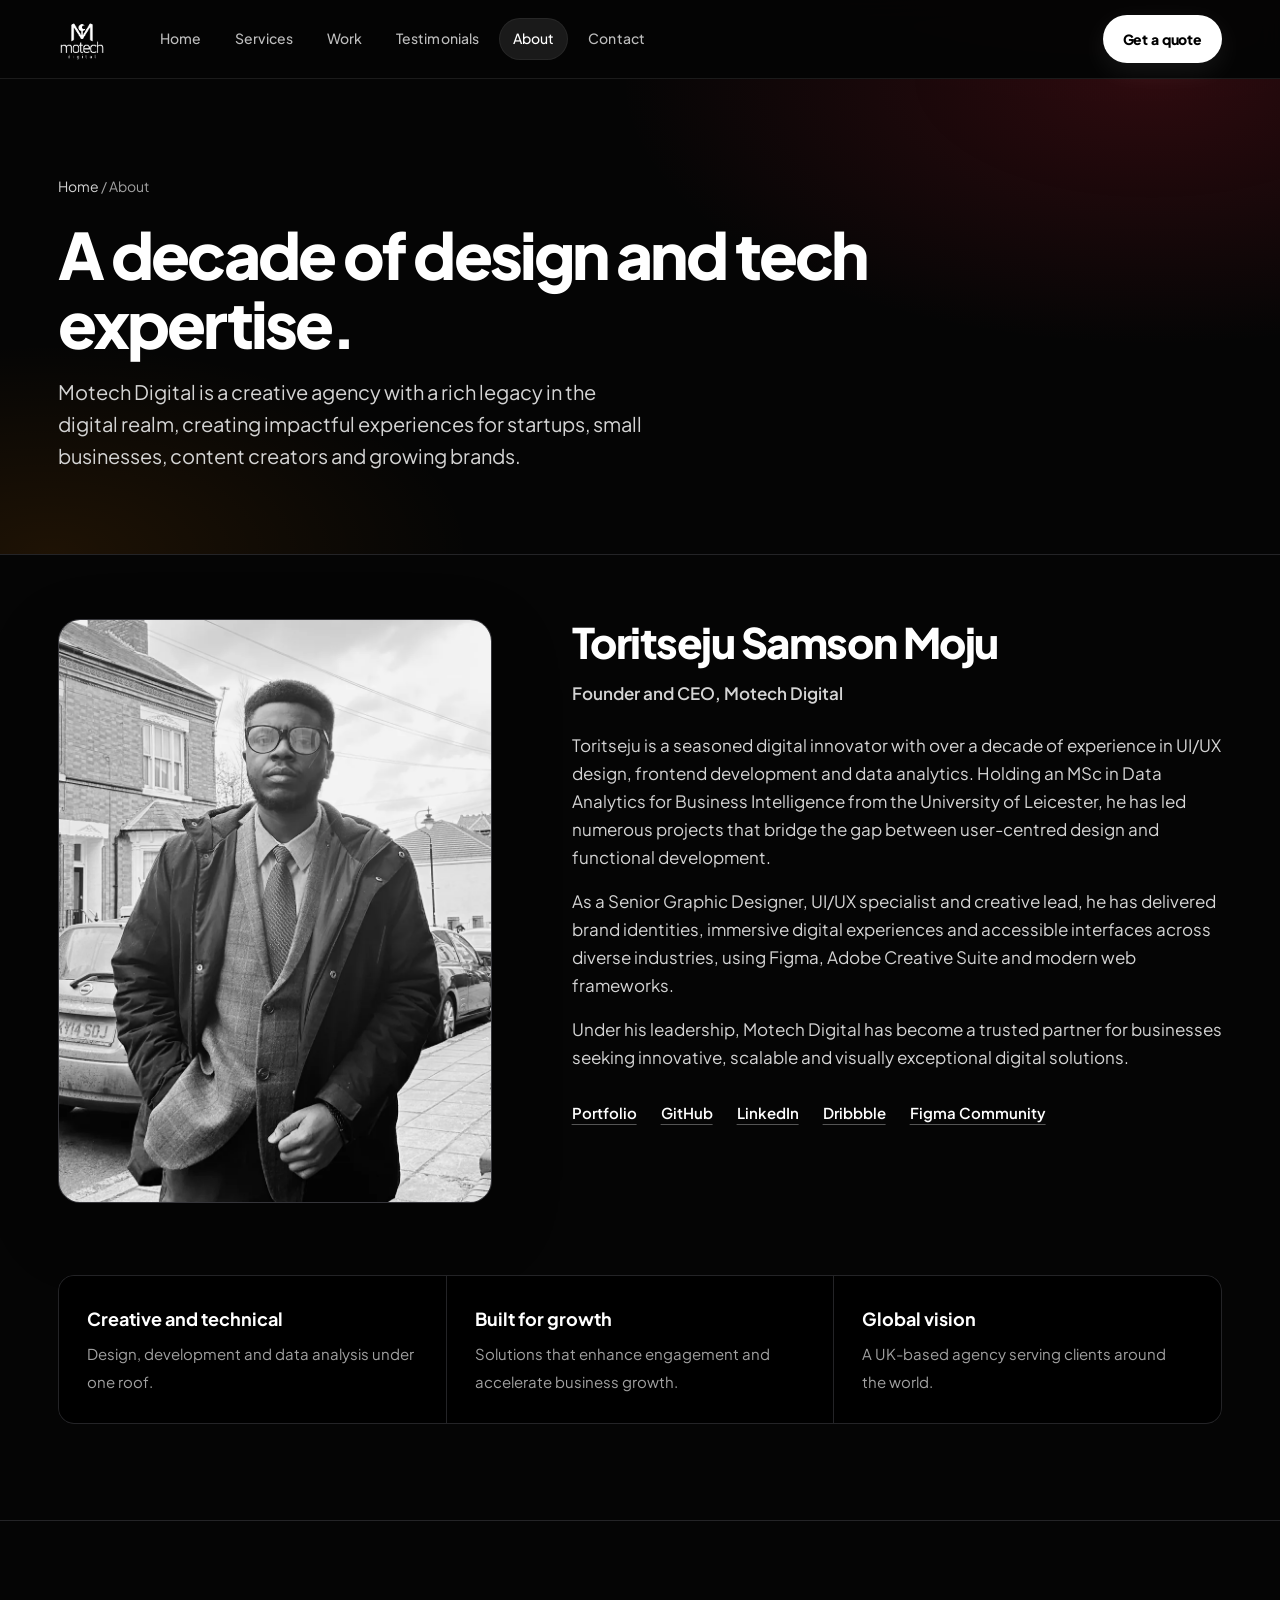
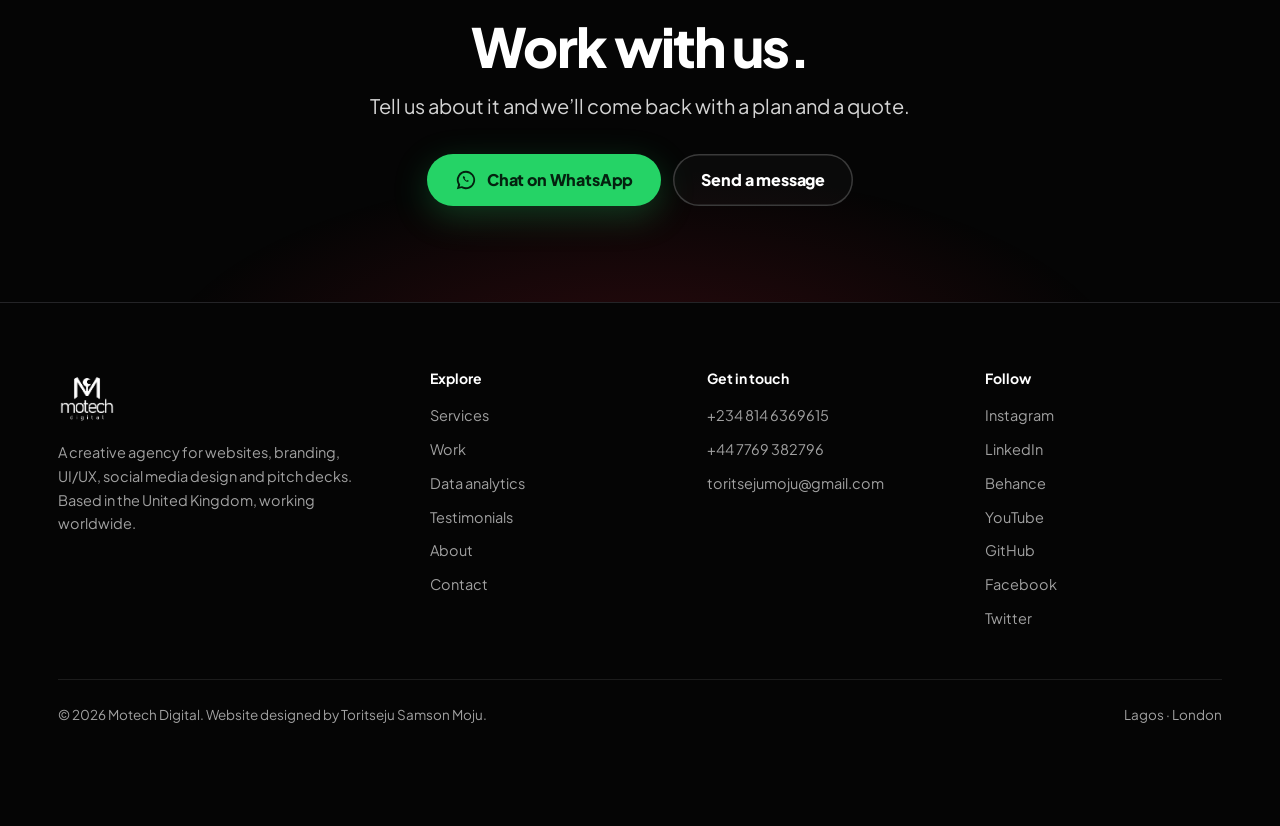
<file: about.html>
<!DOCTYPE html>
<html lang="en">
<head>
<meta charset="UTF-8">
<meta name="viewport" content="width=device-width, initial-scale=1">
<title>About | Motech Digital</title>
<meta name="description" content="Motech Digital is led by Toritseju Samson Moju, a UI/UX designer, frontend developer and data analyst with over a decade of experience.">
<meta name="theme-color" content="#8b5cf6">
<meta property="og:title" content="About | Motech Digital">
<meta property="og:description" content="Motech Digital is led by Toritseju Samson Moju, a UI/UX designer, frontend developer and data analyst with over a decade of experience.">
<meta property="og:type" content="website">
<meta property="og:image" content="img/generated/preview-motech.svg">
<link rel="icon" href="img/originals/logo.png" type="image/png">
<link rel="preconnect" href="https://fonts.googleapis.com">
<link rel="preconnect" href="https://fonts.gstatic.com" crossorigin>
<link href="https://fonts.googleapis.com/css2?family=Plus+Jakarta+Sans:wght@400;500;600;700;800&display=swap" rel="stylesheet">
<link rel="stylesheet" href="./css/style.css">
<style id="motech-css-fallback">
:root{
  --bg:#000;--panel:#0b0b0b;--panel2:#111;--line:#1f1f1f;--line2:#2c2c2c;
  --ink:#fff;--soft:#d4d4d4;--mute:#a1a1a1;
  --orange:#ff8a00;--red:#e4243a;--wa:#25d366;
  --grad:linear-gradient(90deg,var(--orange),var(--red));
  --r:16px;--max:1180px;color-scheme:dark;
}
*{box-sizing:border-box;margin:0}
html{scroll-behavior:smooth;scroll-padding-top:90px}
body{background:var(--bg);color:var(--ink);font:400 17px/1.65 "Plus Jakarta Sans",system-ui,-apple-system,"Segoe UI",sans-serif;-webkit-font-smoothing:antialiased;overflow-x:hidden}
img{display:block;max-width:100%;height:auto}
a{color:inherit}
h1,h2,h3{line-height:1.08;letter-spacing:-.035em;font-weight:800}
h1{font-size:clamp(38px,5vw,64px);letter-spacing:-.045em}
h2{font-size:clamp(28px,3.6vw,42px);margin-bottom:14px}
h3{font-size:19px;letter-spacing:-.02em;line-height:1.25}
p{color:var(--mute)}
.wrap{max-width:var(--max);margin:0 auto;padding:0 28px}
section{padding:96px 0}
.lead{font-size:clamp(17px,1.8vw,20px);color:var(--soft);max-width:600px;line-height:1.6}
.head{max-width:660px;margin-bottom:48px}
.head.row{max-width:none;display:flex;justify-content:space-between;align-items:flex-end;gap:32px}
.head.row>div{max-width:660px}
.g{background:var(--grad);-webkit-background-clip:text;background-clip:text;color:transparent}
.sr{position:absolute;width:1px;height:1px;overflow:hidden;clip:rect(0 0 0 0)}
:focus-visible{outline:3px solid #fff;outline-offset:3px;border-radius:6px}
[hidden]{display:none!important}

/* buttons + links */
.btn{display:inline-flex;align-items:center;justify-content:center;gap:10px;padding:15px 28px;border-radius:999px;font:800 16px/1 "Plus Jakarta Sans",system-ui,sans-serif;text-decoration:none;border:0;cursor:pointer;transition:transform .15s,box-shadow .15s,background .15s}
.btn:hover{transform:translateY(-2px)}
.btn svg{width:22px;height:22px;flex:none}
.btn.primary{background:#fff;color:#000}
.btn.ghost{background:transparent;color:#fff;box-shadow:inset 0 0 0 1.5px #3a3a3a}
.btn.ghost:hover{box-shadow:inset 0 0 0 1.5px #fff}
.btn.wa{background:var(--wa);color:#04210f;box-shadow:0 10px 34px rgba(37,211,102,.25)}
.btn.sm{padding:11px 20px;font-size:14px}
.link{font-weight:600;font-size:15px;color:#fff;text-decoration:underline;text-underline-offset:5px;text-decoration-color:#555;transition:text-decoration-color .15s}
.link:hover{text-decoration-color:var(--orange)}

/* promo bar */
.promo{background:var(--grad);color:#fff;font-weight:600;font-size:14px;text-align:center;padding:9px 16px}
.promo a{text-decoration:underline;text-underline-offset:3px;font-weight:800}

/* nav */
.nav{position:sticky;top:0;z-index:40;background:rgba(0,0,0,.85);backdrop-filter:blur(14px);-webkit-backdrop-filter:blur(14px);border-bottom:1px solid #161616}
.nav .wrap{display:flex;align-items:center;gap:32px;height:72px}
.nav .logo img{height:46px;width:auto}
.nav ul{display:flex;gap:6px;list-style:none;padding:0;margin:0 auto 0 8px}
.nav ul a{display:block;padding:9px 14px;border-radius:999px;text-decoration:none;font-size:15px;font-weight:500;color:#bdbdbd;transition:color .15s,background .15s}
.nav ul a:hover{color:#fff;background:#141414}
.nav ul a[aria-current=page]{color:#fff;background:#1a1a1a}
.nav ul a.bf{color:#fff}
.nav ul a.bf:before{content:"";display:inline-block;width:7px;height:7px;border-radius:50%;background:var(--grad);margin-right:8px;vertical-align:1px}
.menu{display:none;margin-left:auto;background:none;border:1.5px solid #333;color:#fff;border-radius:12px;width:46px;height:46px;cursor:pointer;font-size:20px}

/* hero (home) */
.hero{position:relative;padding:80px 0 104px;overflow:hidden;isolation:isolate}
.hero:before{content:"";position:absolute;inset:0;z-index:-1;background:url(img/generated/hero-bg.svg) 78% 40%/cover no-repeat;opacity:.55;-webkit-mask-image:linear-gradient(90deg,transparent 0,#000 45%,#000 100%);mask-image:linear-gradient(90deg,transparent 0,#000 45%,#000 100%)}
.hero:after{content:"";position:absolute;inset:auto 0 0 0;height:160px;z-index:-1;background:linear-gradient(transparent,#000)}
.hero .wrap{display:grid;grid-template-columns:1.1fr .9fr;gap:40px;align-items:center}
.hero h1{margin-bottom:24px}
.hero .lead{margin-bottom:36px}
.cta{display:flex;gap:12px;flex-wrap:wrap}
.shots{position:relative;aspect-ratio:1/.9}
.shots img{position:absolute;width:78%;filter:drop-shadow(0 26px 34px rgba(0,0,0,.6))}
.shots .a{left:0;top:0;z-index:1}.shots .b{right:0;top:22%;z-index:2}.shots .c{left:8%;bottom:0;z-index:3}

/* inner page header */
.phead{position:relative;padding:84px 0 72px;border-bottom:1px solid var(--line);overflow:hidden;isolation:isolate}
.phead:before{content:"";position:absolute;inset:0;z-index:-1;background:radial-gradient(640px 300px at 88% -10%,rgba(228,36,58,.22),transparent 70%),radial-gradient(520px 260px at 10% 120%,rgba(255,138,0,.10),transparent 70%)}
.phead .crumb{font-size:14px;color:var(--mute);margin-bottom:22px}
.phead .crumb a{text-decoration:none;color:var(--soft)}
.phead .crumb a:hover{color:#fff}
.phead h1{margin-bottom:18px;max-width:880px}
.phead .cta{margin-top:30px}

/* clients */
.clients{padding:38px 0 46px;border-bottom:1px solid var(--line)}
.clients p{text-align:center;font-size:14px;margin-bottom:24px}
.marquee{overflow:hidden;-webkit-mask-image:linear-gradient(90deg,transparent,#000 8%,#000 92%,transparent);mask-image:linear-gradient(90deg,transparent,#000 8%,#000 92%,transparent)}
.track{display:flex;width:max-content;gap:68px;list-style:none;padding:0;animation:slide 60s linear infinite;align-items:center}
.track img{height:46px;width:auto;opacity:.92}
@keyframes slide{to{transform:translateX(-50%)}}

/* service cards (home) */
.svc{display:grid;grid-template-columns:repeat(3,1fr);gap:1px;background:var(--line);border:1px solid var(--line);border-radius:var(--r);overflow:hidden;list-style:none;padding:0}
.svc li{background:var(--bg)}
.svc a{display:block;height:100%;padding:34px 30px 38px;text-decoration:none;transition:background .2s}
.svc a:hover{background:var(--panel2)}
.svc h3{margin-bottom:10px}
.svc p{font-size:15.5px}
.svc .more{display:inline-block;margin-top:16px;font-size:14px;font-weight:700;color:#fff}
.svc .more:after{content:" \2192";color:var(--orange)}

/* services page rows */
.rows{border-top:1px solid var(--line)}
.srow{display:grid;grid-template-columns:1fr 1.2fr;gap:64px;padding:56px 0;border-bottom:1px solid var(--line)}
.srow h2{font-size:clamp(26px,3vw,34px)}
.srow .cta{margin-top:24px}
.srow ul{list-style:none;padding:0;margin-top:18px;columns:2;column-gap:28px;font-size:15.5px;color:var(--soft)}
.srow li{break-inside:avoid;padding:6px 0 6px 28px;position:relative}
.srow li:before,.list li:before{content:"";position:absolute;left:0;top:14px;width:12px;height:7px;border-left:2.5px solid var(--orange);border-bottom:2.5px solid var(--orange);transform:rotate(-45deg)}

/* black friday teaser + offer */
.band{padding:0}
.offer-box{border-radius:28px;padding:1.5px;background:var(--grad)}
.offer-in{background:radial-gradient(900px 420px at 85% 0,rgba(228,36,58,.22),transparent 70%),radial-gradient(700px 360px at 0 100%,rgba(255,138,0,.12),transparent 70%),#050505;border-radius:27px;padding:64px 56px}
.offer-in h2{font-size:clamp(30px,4.2vw,50px);max-width:760px}
.facts{display:grid;grid-template-columns:1.3fr 1fr 1fr;gap:14px;margin:36px 0 26px;max-width:880px}
.fact{border:1.5px dashed #3a3a3a;border-radius:16px;padding:16px 18px}
.fact span{display:block;font-size:13px;color:var(--mute)}
.fact b{display:block;font-size:22px;font-weight:800;letter-spacing:-.03em;margin-top:2px}
.fact.price{border:2px solid var(--orange);background:rgba(255,138,0,.07)}
.fact.price b{font-size:clamp(38px,5.4vw,56px);background:var(--grad);-webkit-background-clip:text;background-clip:text;color:transparent;line-height:1.1}
.cd{display:flex;gap:10px;margin-bottom:30px}
.cd div{min-width:70px;padding:9px 8px;border-radius:12px;background:#141414;border:1px solid #2a2a2a;text-align:center}
.cd b{display:block;font-size:26px;font-weight:800;font-variant-numeric:tabular-nums;line-height:1.2}
.cd i{font-style:normal;font-size:12px;color:var(--mute)}
.sub{margin-top:12px;font-size:14px}
.split{display:grid;grid-template-columns:1fr 1fr;gap:64px;align-items:center}
.split h2{font-size:clamp(26px,3vw,34px)}
.list{list-style:none;padding:0;columns:2;column-gap:28px;font-size:15.5px;color:#e4e4e4;margin-top:14px}
.list li{break-inside:avoid;padding:7px 0 7px 28px;position:relative}
.cms p{margin-top:14px;max-width:460px;font-size:15.5px}
.steps{display:grid;grid-template-columns:repeat(3,1fr);gap:18px;list-style:none;padding:0;counter-reset:s}
.steps li{counter-increment:s;border:1.5px dashed #333;border-radius:18px;padding:26px}
.steps li:before{content:counter(s);display:block;font-size:40px;font-weight:800;line-height:1;margin-bottom:12px;background:var(--grad);-webkit-background-clip:text;background-clip:text;color:transparent}
.steps b{display:block;font-size:18px;margin-bottom:6px}
.steps span{color:var(--mute);font-size:15.5px}
.mini{display:grid;grid-template-columns:repeat(3,1fr);gap:26px 20px}
.mini img{width:100%}
.mini figcaption{font-size:14.5px;font-weight:600;margin-top:8px;color:#e6e6e6}
.slots{text-align:center;border:1.5px dashed var(--red);border-radius:24px;padding:52px 20px}
.slots .n{font-size:clamp(76px,14vw,120px);font-weight:800;line-height:1;letter-spacing:-.05em;background:var(--grad);-webkit-background-clip:text;background-clip:text;color:transparent}
.slots p{margin:10px auto 28px;max-width:440px;font-size:18px;color:#ddd}
.fine{font-size:13px;max-width:660px}
.teaser{display:flex;justify-content:space-between;gap:40px;align-items:center;flex-wrap:wrap}
.teaser h2{font-size:clamp(28px,3.6vw,42px);max-width:640px}
.teaser .right{display:flex;flex-direction:column;gap:18px;align-items:flex-start}
.teaser .price{font-size:clamp(44px,6vw,64px);font-weight:800;letter-spacing:-.04em;line-height:1}

/* work */
.tabs{display:flex;gap:8px;flex-wrap:wrap;margin-bottom:30px}
.tabs button{font:600 15px/1 "Plus Jakarta Sans",system-ui,sans-serif;color:#cfcfcf;background:transparent;border:1.5px solid var(--line2);padding:13px 20px;border-radius:999px;cursor:pointer;transition:border-color .15s,color .15s}
.tabs button:hover{border-color:#666;color:#fff}
.tabs button[aria-selected=true]{background:#fff;color:#000;border-color:#fff}
.panel-head{display:flex;justify-content:space-between;gap:24px;align-items:center;margin-bottom:28px}
.panel-head p{max-width:580px}
.gallery{display:grid;grid-template-columns:repeat(3,1fr);gap:34px 24px}
.card .thumb{display:block;width:100%;padding:0;border:1px solid var(--line);background:var(--panel);border-radius:14px;overflow:hidden;aspect-ratio:var(--ar,3/2);cursor:pointer;position:relative;transition:border-color .2s}
.card .thumb:hover{border-color:#555}
.card .thumb img{width:100%;height:100%;object-fit:cover;object-position:top;transition:transform .4s}
.card .thumb:hover img{transform:scale(1.04)}
.card figcaption{margin-top:12px}
.card figcaption b{display:block;font-size:16.5px}
.card figcaption span{display:block;font-size:14px;color:var(--mute)}
.card.gone{display:none}

/* projects */
.projects{list-style:none;padding:0;border-top:1px solid var(--line)}
.projects li{display:flex;justify-content:space-between;gap:40px;align-items:center;padding:30px 0;border-bottom:1px solid var(--line)}
.projects h3{margin-bottom:8px;font-size:21px}
.projects p{max-width:680px;font-size:15.5px}

/* testimonials */
.quotes{columns:3;column-gap:24px}
.quote{break-inside:avoid;margin-bottom:24px;background:var(--panel);border:1px solid var(--line);border-radius:var(--r);padding:30px}
.quote blockquote{font-size:16px;color:#e6e6e6;line-height:1.7;margin-bottom:22px}
.quote figcaption b{display:block;font-size:15px}
.quote figcaption span{font-size:14px;color:var(--mute)}
.quotes.three{columns:3}

/* about */
.about{display:grid;grid-template-columns:.8fr 1.2fr;gap:72px;align-items:start}
.about img{border-radius:22px;border:1px solid var(--line2);width:100%;max-width:440px;position:sticky;top:110px}
.role{color:var(--orange);font-weight:600;margin:6px 0 24px}
.about p{color:var(--soft)}.about p+p{margin-top:16px}
.social{display:flex;gap:24px;flex-wrap:wrap;margin-top:30px}
.facts-list{display:grid;grid-template-columns:repeat(3,1fr);gap:1px;background:var(--line);border:1px solid var(--line);border-radius:var(--r);overflow:hidden;margin-top:72px}
.facts-list div{background:var(--bg);padding:28px}
.facts-list b{display:block;font-size:18px;margin-bottom:6px}
.facts-list span{font-size:15px;color:var(--mute)}

/* contact */
.contact-grid{display:grid;grid-template-columns:1.1fr .9fr;gap:64px;align-items:start}
.form{display:grid;gap:18px}
.form label{display:grid;gap:8px;font-size:14px;font-weight:600;color:var(--soft)}
.form input,.form select,.form textarea{font:400 16px/1.4 "Plus Jakarta Sans",system-ui,sans-serif;color:#fff;background:var(--panel2);border:1.5px solid var(--line2);border-radius:12px;padding:14px 16px;width:100%}
.form textarea{min-height:150px;resize:vertical}
.form input:focus,.form select:focus,.form textarea:focus{outline:none;border-color:var(--orange)}
.form small{font-size:13px;color:var(--mute)}
.info{display:grid;gap:14px}
.info a.tile,.info .tile{display:block;border:1px solid var(--line);background:var(--panel);border-radius:var(--r);padding:22px 24px;text-decoration:none;transition:border-color .2s}
.info a.tile:hover{border-color:#555}
.tile span{display:block;font-size:13px;color:var(--mute)}
.tile b{display:block;font-size:18px;margin-top:2px}

/* cta band */
.ctaband{border-top:1px solid var(--line);text-align:center;padding:96px 0;background:radial-gradient(700px 300px at 50% 120%,rgba(228,36,58,.18),transparent 70%)}
.ctaband h2{font-size:clamp(30px,4.6vw,54px);max-width:760px;margin:0 auto 14px}
.ctaband .lead{margin:0 auto 32px}
.ctaband .cta{justify-content:center}

/* footer */
footer{border-top:1px solid var(--line);padding:64px 0 100px;font-size:14.5px;color:var(--mute)}
.fgrid{display:grid;grid-template-columns:1.4fr 1fr 1fr 1fr;gap:40px}
.fgrid img{height:56px;width:auto;margin-bottom:16px}
.fgrid p{max-width:320px;font-size:14.5px}
.fgrid h4{font-size:14px;color:#fff;margin-bottom:14px;font-weight:700}
.fgrid ul{list-style:none;padding:0;display:grid;gap:10px}
.fgrid a{text-decoration:none;color:var(--mute)}.fgrid a:hover{color:#fff}
.fbase{margin-top:48px;padding-top:24px;border-top:1px solid var(--line);display:flex;justify-content:space-between;gap:16px;flex-wrap:wrap;font-size:13.5px}

/* sticky offer bar + lightbox */
.bar{position:fixed;left:0;right:0;bottom:0;z-index:50;padding:12px 16px calc(12px + env(safe-area-inset-bottom,0px));background:rgba(0,0,0,.94);backdrop-filter:blur(8px);border-top:1px solid #222;display:flex;gap:16px;align-items:center;justify-content:center;transform:translateY(110%);transition:transform .3s}
.bar.show{transform:none}
.bar .btn{padding:13px 26px;font-size:16px;flex:1;max-width:440px}
.bar span{font-size:14px;color:var(--mute);display:none}
dialog{border:0;background:transparent;max-width:min(94vw,1100px);max-height:92vh;padding:0;color:#fff;overflow:visible}
dialog::backdrop{background:rgba(0,0,0,.88)}
dialog img{max-height:84vh;width:auto;margin:0 auto;border-radius:10px}
dialog button{position:absolute;top:-8px;right:-8px;width:42px;height:42px;border-radius:50%;border:0;background:#fff;color:#000;font-size:22px;cursor:pointer}

@media(min-width:720px){.bar span{display:block}}
@media(max-width:1020px){
  .hero .wrap,.about,.split,.contact-grid,.srow{grid-template-columns:1fr;gap:40px}
  .shots{max-width:560px}
  .svc{grid-template-columns:repeat(2,1fr)}
  .gallery,.mini{grid-template-columns:repeat(2,1fr)}
  .quotes,.quotes.three{columns:2}
  .offer-in{padding:48px 28px}
  .nav ul,.nav>.wrap>.btn{display:none}
  .menu{display:block}
  .nav.open ul{display:flex;flex-direction:column;position:absolute;left:0;right:0;top:72px;background:#000;border-bottom:1px solid #222;padding:14px 20px 22px;gap:4px;margin:0}
  .nav.open ul a{padding:13px 14px;font-size:16px}
  section{padding:68px 0}
  .about img{position:static}
  .fgrid{grid-template-columns:1fr 1fr}
  .head.row{flex-direction:column;align-items:flex-start;gap:16px}
}
@media(max-width:640px){
  .wrap{padding:0 22px}
  .svc,.steps,.gallery,.facts-list{grid-template-columns:1fr}
  .mini{grid-template-columns:1fr 1fr}
  .quotes,.quotes.three{columns:1}
  .facts{grid-template-columns:1fr 1fr}.fact.price{grid-column:1/-1}
  .list,.srow ul{columns:1}
  .panel-head,.projects li{flex-direction:column;align-items:flex-start;gap:14px}
  .cd div{flex:1;min-width:0}
  .hero{padding:52px 0 68px}
  .phead{padding:56px 0 48px}
  .hero .btn,.offer-in .btn,.slots .btn{width:100%}
  .tabs{flex-wrap:nowrap;overflow-x:auto;margin-inline:-22px;padding-inline:22px;scrollbar-width:none}
  .tabs button{white-space:nowrap}
  .fgrid{grid-template-columns:1fr}
  .teaser{flex-direction:column;align-items:flex-start}
}
@media(prefers-reduced-motion:reduce){.track{animation:none}.bar,.card .thumb img,.btn{transition:none}html{scroll-behavior:auto}}


/* Professional polish: retain Motech's black, orange and red identity. */
:root{--panel:#0d0d0f;--panel2:#141416;--line:#242427;--line2:#35353a;--max:1220px}
body{background:radial-gradient(900px 520px at 88% -10%,rgba(228,36,58,.075),transparent 68%),#050505}
::selection{background:rgba(255,138,0,.35);color:#fff}
.wrap{width:100%}
section{position:relative}
.nav{background:rgba(5,5,5,.88);border-bottom-color:rgba(255,255,255,.09)}
.nav .wrap{height:78px}
.nav .logo img{height:48px;width:auto;max-width:190px;object-fit:contain}
.nav ul a{font-size:14px;letter-spacing:.005em}
.nav ul a[aria-current=page]{box-shadow:inset 0 0 0 1px rgba(255,255,255,.06)}
.btn{min-height:48px;letter-spacing:-.01em}
.btn.primary{box-shadow:0 8px 28px rgba(255,255,255,.08)}
.btn.primary:hover{box-shadow:0 12px 34px rgba(255,138,0,.18)}
.btn.ghost{background:rgba(255,255,255,.025)}
.hero{padding-top:96px;padding-bottom:108px}
.hero:before{background:url(img/generated/hero-bg.svg) 70% 35%/cover no-repeat;opacity:.72;-webkit-mask-image:linear-gradient(90deg,transparent 0,#000 28%,#000 100%);mask-image:linear-gradient(90deg,transparent 0,#000 28%,#000 100%)}
.hero h1{max-width:740px;font-size:clamp(42px,5.2vw,72px);line-height:1.02}
.hero .lead{max-width:590px}
.shots{filter:drop-shadow(0 25px 55px rgba(0,0,0,.3))}
.shots img{border:1px solid rgba(255,255,255,.18);border-radius:15px;background:#111;aspect-ratio:900/613;object-fit:cover}
.clients{background:rgba(255,255,255,.018);border-color:rgba(255,255,255,.08)}
.track{gap:48px}
.track img{max-width:180px;object-fit:contain;filter:grayscale(.15)}
.svc{gap:1px;border-color:#29292c;background:#29292c}
.svc a{min-height:218px;padding:32px;position:relative}
.svc a:after{content:"↗";position:absolute;right:24px;top:24px;color:var(--orange);font-size:20px;opacity:0;transform:translate(-4px,4px);transition:.2s}
.svc a:hover:after{opacity:1;transform:none}
.svc h3{font-size:20px;margin-bottom:13px}
.gallery{gap:22px}
.card{min-width:0;overflow:hidden;border:1px solid rgba(255,255,255,.1);border-radius:18px;background:linear-gradient(145deg,#121214,#090909);transition:transform .22s,border-color .22s,box-shadow .22s}
.card:hover{transform:translateY(-4px);border-color:rgba(255,138,0,.45);box-shadow:0 18px 48px rgba(0,0,0,.25)}
.card .thumb{display:block;overflow:hidden;background:#111;border-radius:0;position:relative}
.card .thumb img{width:100%;height:100%;aspect-ratio:var(--ar,16/10);object-fit:cover;transition:transform .35s ease,filter .35s ease}
.card:hover .thumb img{transform:scale(1.035);filter:saturate(1.08)}
.card figcaption{padding:16px 18px 19px;display:grid;gap:4px}
.card figcaption b{font-size:15px;line-height:1.4}
.card figcaption span{color:var(--mute);font-size:13px}
.gallery .card .thumb{aspect-ratio:var(--ar,16/10)}
.phead{padding-top:96px;padding-bottom:82px}
.phead h1{max-width:900px}
.phead:before{background:radial-gradient(760px 380px at 90% 0,rgba(228,36,58,.18),transparent 70%),radial-gradient(600px 300px at 4% 100%,rgba(255,138,0,.1),transparent 70%)}
.head{margin-bottom:38px}
.head p{font-size:16px;max-width:600px}
.srow{gap:72px}
.srow h2{max-width:440px}
.offer-box{box-shadow:0 30px 80px rgba(0,0,0,.25)}
.offer-in{padding:68px 60px}
.fact,.steps li{background:rgba(255,255,255,.018)}
.about{gap:80px}
.about img{object-fit:cover;background:#101010;box-shadow:0 24px 70px rgba(0,0,0,.24)}
.quote{background:linear-gradient(145deg,#111113,#090909);border-color:rgba(255,255,255,.09)}
.quote blockquote{font-size:15.5px}
.contact-grid{gap:72px}
.form input,.form select,.form textarea{transition:border-color .2s,box-shadow .2s;background:#101012}
.form input:focus,.form select:focus,.form textarea:focus{box-shadow:0 0 0 3px rgba(255,138,0,.12)}
.info a.tile,.info .tile{background:linear-gradient(145deg,#121214,#090909);border-color:rgba(255,255,255,.09)}
footer{background:#050505}
.fgrid img{max-width:210px;height:auto;max-height:58px;object-fit:contain;object-position:left center}
.fgrid a{transition:color .18s}
.fbase{border-color:rgba(255,255,255,.09)}
:focus-visible{outline-color:var(--orange);outline-offset:4px}
@media(max-width:1020px){
 .nav .wrap{height:72px}
 .hero{padding-top:68px}
 .hero .wrap{gap:32px}
 .shots{width:100%;margin:0 auto}
 .nav.open ul{top:72px;background:rgba(5,5,5,.98);backdrop-filter:blur(16px);padding:18px 22px 24px}
 .nav.open ul a{border-radius:10px}
 .offer-in{padding:48px 30px}
}
@media(max-width:640px){
 body{font-size:16px}
 .wrap{padding-left:20px;padding-right:20px}
 section{padding:60px 0}
 .hero{padding:52px 0 58px}
 .hero h1{font-size:clamp(39px,11vw,54px)}
 .hero .wrap{gap:30px}
 .shots{aspect-ratio:1.05}
 .shots img{width:82%;border-radius:10px}
 .phead{padding:54px 0 48px}
 .nav .logo img{max-width:155px;height:42px}
 .svc a{min-height:0;padding:26px 24px}
 .gallery{gap:16px}
 .card figcaption{padding:13px 14px 16px}
 .offer-in{padding:34px 22px;border-radius:22px}
 .offer-box{border-radius:23px}
 .facts{gap:10px}
 .fact{padding:13px}
 .fact b{font-size:18px}
 .cd{gap:7px}
 .cd div{padding:8px 5px;border-radius:9px}
 .cd b{font-size:22px}
 .cta{width:100%}
 .cta .btn{flex:1}
 .fgrid{gap:30px}
 .fbase{margin-top:32px}
}
@media(prefers-reduced-motion:reduce){.card,.card .thumb img,.svc a:after{transition:none}}

</style>
</head>
<body>
<div class="promo" data-offer>Black Friday: a complete business website for ₦250,000. 20 slots, ends 25 Nov. <a href="black-friday.html">See what&rsquo;s included</a></div>
<header class="nav" id="nav">
  <div class="wrap">
    <a class="logo" href="index.html" aria-label="Motech Digital home"><img src="img/originals/logowhite.png" alt="Motech Digital" width="46" height="46"></a>
    <ul id="menu"><li><a href="index.html">Home</a></li><li><a href="services.html">Services</a></li><li><a href="work.html">Work</a></li><li data-offer><a href="black-friday.html" class="bf">Black Friday</a></li><li><a href="testimonials.html">Testimonials</a></li><li><a href="about.html" aria-current="page">About</a></li><li><a href="contact.html">Contact</a></li></ul>
    <a class="btn primary sm" href="contact.html">Get a quote</a>
    <button class="menu" id="menubtn" aria-label="Menu" aria-expanded="false" aria-controls="menu">&#9776;</button>
  </div>
</header>
<main>
<section class="phead"><div class="wrap">
  <p class="crumb"><a href="index.html">Home</a> / About</p>
  <h1>A decade of design and tech expertise.</h1>
  <p class="lead">Motech Digital is a creative agency with a rich legacy in the digital realm, creating impactful experiences for startups, small businesses, content creators and growing brands.</p>
</div></section>

<section style="padding-top:64px"><div class="wrap"><div class="about">
  <img src="img/optimized/ceo.webp" alt="Toritseju Samson Moju, Founder and CEO of Motech Digital" loading="lazy" width="900" height="1212">
  <div>
    <h2>Toritseju Samson Moju</h2><p class="role">Founder and CEO, Motech Digital</p>
    <p>Toritseju is a seasoned digital innovator with over a decade of experience in UI/UX design, frontend development and data analytics. Holding an MSc in Data Analytics for Business Intelligence from the University of Leicester, he has led numerous projects that bridge the gap between user-centred design and functional development.</p>
    <p>As a Senior Graphic Designer, UI/UX specialist and creative lead, he has delivered brand identities, immersive digital experiences and accessible interfaces across diverse industries, using Figma, Adobe Creative Suite and modern web frameworks.</p>
    <p>Under his leadership, Motech Digital has become a trusted partner for businesses seeking innovative, scalable and visually exceptional digital solutions.</p>
    <div class="social">
      <a class="link" href="https://mojutoju.github.io/" target="_blank" rel="noopener">Portfolio</a><a class="link" href="https://github.com/mojutoju" target="_blank" rel="noopener">GitHub</a><a class="link" href="https://www.linkedin.com/in/mojutoju/" target="_blank" rel="noopener">LinkedIn</a><a class="link" href="https://dribbble.com/mojutoju" target="_blank" rel="noopener">Dribbble</a><a class="link" href="https://figma.com/@mojutoju" target="_blank" rel="noopener">Figma Community</a>
    </div>
  </div>
</div>
<div class="facts-list"><div><b>Creative and technical</b><span>Design, development and data analysis under one roof.</span></div><div><b>Built for growth</b><span>Solutions that enhance engagement and accelerate business growth.</span></div><div><b>Global vision</b><span>A UK-based agency serving clients around the world.</span></div></div>
</div></section>
<section class="ctaband"><div class="wrap">
  <h2>Work with us.</h2><p class="lead">Tell us about it and we&rsquo;ll come back with a plan and a quote.</p>
  <div class="cta"><a class="btn wa" href="https://wa.me/447769382796" target="_blank" rel="noopener"><svg viewBox="0 0 24 24" fill="currentColor" aria-hidden="true"><path d="M12 2a10 10 0 0 0-8.6 15.1L2 22l5-1.3A10 10 0 1 0 12 2zm0 2a8 8 0 1 1-4.1 14.9l-.3-.2-2.6.7.7-2.5-.2-.3A8 8 0 0 1 12 4z"/><path d="M9 8c-.3.4-.6 1-.2 1.9.5 1.2 1.6 2.6 3 3.4 1 .6 1.8.8 2.4.5.5-.2.8-.7.9-1l-1.6-.8-.7.7c-1-.4-1.9-1.2-2.3-2.2l.7-.6L10 8z"/></svg>Chat on WhatsApp</a><a class="btn ghost" href="contact.html">Send a message</a></div>
</div></section>
</main>
<footer>
  <div class="wrap">
    <div class="fgrid">
      <div>
        <img src="img/originals/logowhite.png" alt="Motech Digital" width="56" height="56">
        <p>A creative agency for websites, branding, UI/UX, social media design and pitch decks. Based in the United Kingdom, working worldwide.</p>
      </div>
      <div><h4>Explore</h4><ul>
        <li><a href="services.html">Services</a></li><li><a href="work.html">Work</a></li><li><a href="data-analytics.html">Data analytics</a></li>
        <li><a href="testimonials.html">Testimonials</a></li><li><a href="about.html">About</a></li><li><a href="contact.html">Contact</a></li></ul></div>
      <div><h4>Get in touch</h4><ul>
        <li><a href="https://wa.me/2348146369615" target="_blank" rel="noopener">+234 814 6369615</a></li>
        <li><a href="https://wa.me/447769382796" target="_blank" rel="noopener">+44 7769 382796</a></li>
        <li><a href="mailto:toritsejumoju@gmail.com">toritsejumoju@gmail.com</a></li></ul></div>
      <div><h4>Follow</h4><ul>
        <li><a href="https://www.instagram.com/thatdigital_guy" target="_blank" rel="noopener">Instagram</a></li>
        <li><a href="https://www.linkedin.com/in/mojutoju" target="_blank" rel="noopener">LinkedIn</a></li>
        <li><a href="https://www.behance.net/mojutojusamson" target="_blank" rel="noopener">Behance</a></li>
        <li><a href="https://youtube.com/@tmcreatives" target="_blank" rel="noopener">YouTube</a></li>
        <li><a href="https://www.github.com/mojutoju" target="_blank" rel="noopener">GitHub</a></li>
        <li><a href="https://web.facebook.com/tojumoju" target="_blank" rel="noopener">Facebook</a></li>
        <li><a href="https://www.twitter.com/itss_toju" target="_blank" rel="noopener">Twitter</a></li></ul></div>
    </div>
    <div class="fbase"><span>&copy; 2026 Motech Digital. Website designed by Toritseju Samson Moju.</span><span>Lagos &middot; London</span></div>
  </div>
</footer>
<script src="js/site.js"></script>
</body>
</html>
</file>
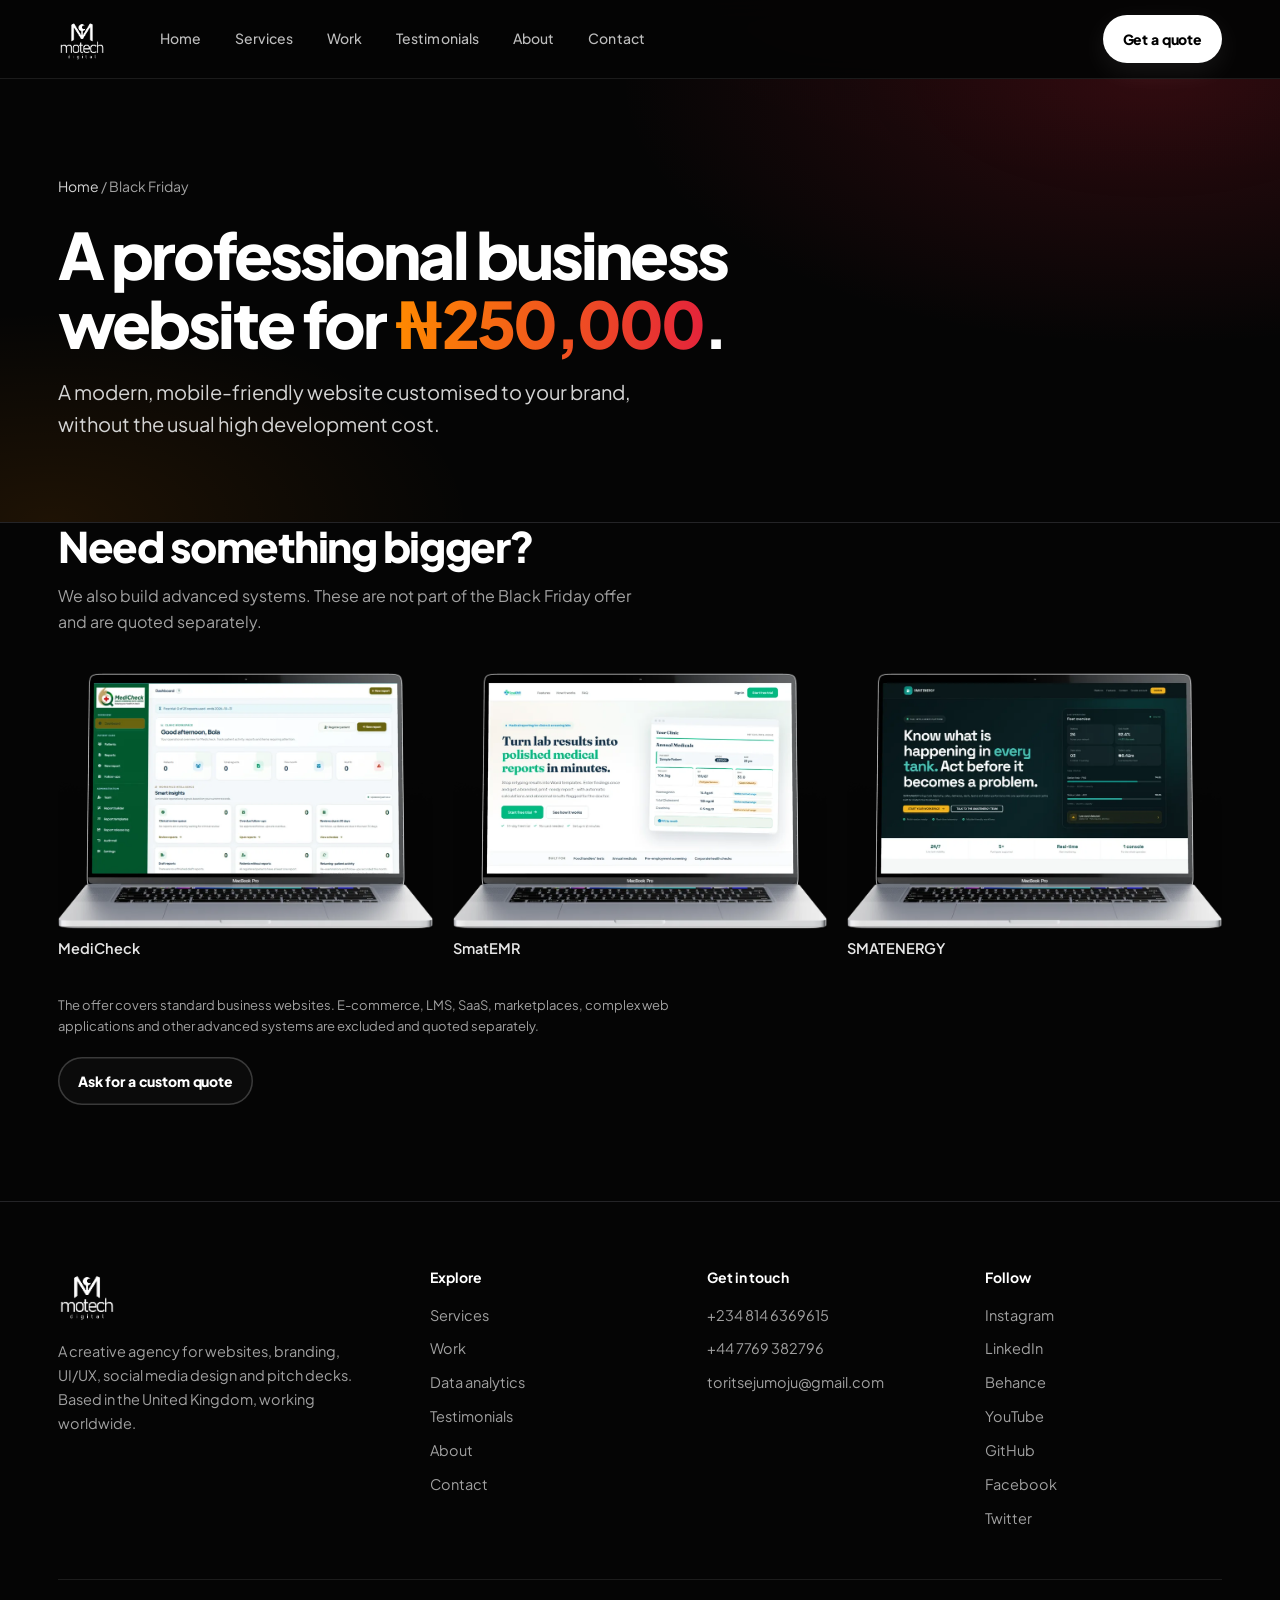
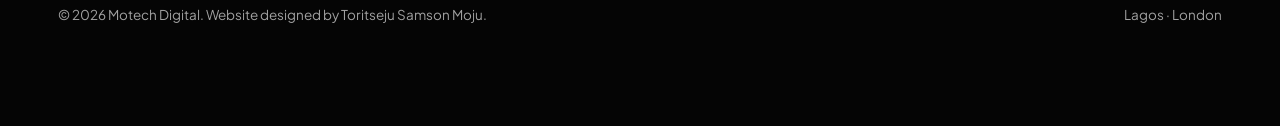
<file: black-friday.html>
<!DOCTYPE html>
<html lang="en">
<head>
<meta charset="UTF-8">
<meta name="viewport" content="width=device-width, initial-scale=1">
<title>Black Friday: Professional Business Website for ₦250,000 | Motech Digital</title>
<meta name="description" content="A complete business website with CMS, domain, 1-year hosting, SSL, business email and 30 days support for ₦250,000. 20 slots, ends 25 Nov 2026.">
<meta name="theme-color" content="#8b5cf6">
<meta property="og:title" content="Black Friday: Professional Business Website for ₦250,000 | Motech Digital">
<meta property="og:description" content="A complete business website with CMS, domain, 1-year hosting, SSL, business email and 30 days support for ₦250,000. 20 slots, ends 25 Nov 2026.">
<meta property="og:type" content="website">
<meta property="og:image" content="img/generated/preview-motech.svg">
<link rel="icon" href="img/originals/logo.png" type="image/png">
<link rel="preconnect" href="https://fonts.googleapis.com">
<link rel="preconnect" href="https://fonts.gstatic.com" crossorigin>
<link href="https://fonts.googleapis.com/css2?family=Plus+Jakarta+Sans:wght@400;500;600;700;800&display=swap" rel="stylesheet">
<link rel="stylesheet" href="./css/style.css">
<style id="motech-css-fallback">
:root{
  --bg:#000;--panel:#0b0b0b;--panel2:#111;--line:#1f1f1f;--line2:#2c2c2c;
  --ink:#fff;--soft:#d4d4d4;--mute:#a1a1a1;
  --orange:#ff8a00;--red:#e4243a;--wa:#25d366;
  --grad:linear-gradient(90deg,var(--orange),var(--red));
  --r:16px;--max:1180px;color-scheme:dark;
}
*{box-sizing:border-box;margin:0}
html{scroll-behavior:smooth;scroll-padding-top:90px}
body{background:var(--bg);color:var(--ink);font:400 17px/1.65 "Plus Jakarta Sans",system-ui,-apple-system,"Segoe UI",sans-serif;-webkit-font-smoothing:antialiased;overflow-x:hidden}
img{display:block;max-width:100%;height:auto}
a{color:inherit}
h1,h2,h3{line-height:1.08;letter-spacing:-.035em;font-weight:800}
h1{font-size:clamp(38px,5vw,64px);letter-spacing:-.045em}
h2{font-size:clamp(28px,3.6vw,42px);margin-bottom:14px}
h3{font-size:19px;letter-spacing:-.02em;line-height:1.25}
p{color:var(--mute)}
.wrap{max-width:var(--max);margin:0 auto;padding:0 28px}
section{padding:96px 0}
.lead{font-size:clamp(17px,1.8vw,20px);color:var(--soft);max-width:600px;line-height:1.6}
.head{max-width:660px;margin-bottom:48px}
.head.row{max-width:none;display:flex;justify-content:space-between;align-items:flex-end;gap:32px}
.head.row>div{max-width:660px}
.g{background:var(--grad);-webkit-background-clip:text;background-clip:text;color:transparent}
.sr{position:absolute;width:1px;height:1px;overflow:hidden;clip:rect(0 0 0 0)}
:focus-visible{outline:3px solid #fff;outline-offset:3px;border-radius:6px}
[hidden]{display:none!important}

/* buttons + links */
.btn{display:inline-flex;align-items:center;justify-content:center;gap:10px;padding:15px 28px;border-radius:999px;font:800 16px/1 "Plus Jakarta Sans",system-ui,sans-serif;text-decoration:none;border:0;cursor:pointer;transition:transform .15s,box-shadow .15s,background .15s}
.btn:hover{transform:translateY(-2px)}
.btn svg{width:22px;height:22px;flex:none}
.btn.primary{background:#fff;color:#000}
.btn.ghost{background:transparent;color:#fff;box-shadow:inset 0 0 0 1.5px #3a3a3a}
.btn.ghost:hover{box-shadow:inset 0 0 0 1.5px #fff}
.btn.wa{background:var(--wa);color:#04210f;box-shadow:0 10px 34px rgba(37,211,102,.25)}
.btn.sm{padding:11px 20px;font-size:14px}
.link{font-weight:600;font-size:15px;color:#fff;text-decoration:underline;text-underline-offset:5px;text-decoration-color:#555;transition:text-decoration-color .15s}
.link:hover{text-decoration-color:var(--orange)}

/* promo bar */
.promo{background:var(--grad);color:#fff;font-weight:600;font-size:14px;text-align:center;padding:9px 16px}
.promo a{text-decoration:underline;text-underline-offset:3px;font-weight:800}

/* nav */
.nav{position:sticky;top:0;z-index:40;background:rgba(0,0,0,.85);backdrop-filter:blur(14px);-webkit-backdrop-filter:blur(14px);border-bottom:1px solid #161616}
.nav .wrap{display:flex;align-items:center;gap:32px;height:72px}
.nav .logo img{height:46px;width:auto}
.nav ul{display:flex;gap:6px;list-style:none;padding:0;margin:0 auto 0 8px}
.nav ul a{display:block;padding:9px 14px;border-radius:999px;text-decoration:none;font-size:15px;font-weight:500;color:#bdbdbd;transition:color .15s,background .15s}
.nav ul a:hover{color:#fff;background:#141414}
.nav ul a[aria-current=page]{color:#fff;background:#1a1a1a}
.nav ul a.bf{color:#fff}
.nav ul a.bf:before{content:"";display:inline-block;width:7px;height:7px;border-radius:50%;background:var(--grad);margin-right:8px;vertical-align:1px}
.menu{display:none;margin-left:auto;background:none;border:1.5px solid #333;color:#fff;border-radius:12px;width:46px;height:46px;cursor:pointer;font-size:20px}

/* hero (home) */
.hero{position:relative;padding:80px 0 104px;overflow:hidden;isolation:isolate}
.hero:before{content:"";position:absolute;inset:0;z-index:-1;background:url(img/generated/hero-bg.svg) 78% 40%/cover no-repeat;opacity:.55;-webkit-mask-image:linear-gradient(90deg,transparent 0,#000 45%,#000 100%);mask-image:linear-gradient(90deg,transparent 0,#000 45%,#000 100%)}
.hero:after{content:"";position:absolute;inset:auto 0 0 0;height:160px;z-index:-1;background:linear-gradient(transparent,#000)}
.hero .wrap{display:grid;grid-template-columns:1.1fr .9fr;gap:40px;align-items:center}
.hero h1{margin-bottom:24px}
.hero .lead{margin-bottom:36px}
.cta{display:flex;gap:12px;flex-wrap:wrap}
.shots{position:relative;aspect-ratio:1/.9}
.shots img{position:absolute;width:78%;filter:drop-shadow(0 26px 34px rgba(0,0,0,.6))}
.shots .a{left:0;top:0;z-index:1}.shots .b{right:0;top:22%;z-index:2}.shots .c{left:8%;bottom:0;z-index:3}

/* inner page header */
.phead{position:relative;padding:84px 0 72px;border-bottom:1px solid var(--line);overflow:hidden;isolation:isolate}
.phead:before{content:"";position:absolute;inset:0;z-index:-1;background:radial-gradient(640px 300px at 88% -10%,rgba(228,36,58,.22),transparent 70%),radial-gradient(520px 260px at 10% 120%,rgba(255,138,0,.10),transparent 70%)}
.phead .crumb{font-size:14px;color:var(--mute);margin-bottom:22px}
.phead .crumb a{text-decoration:none;color:var(--soft)}
.phead .crumb a:hover{color:#fff}
.phead h1{margin-bottom:18px;max-width:880px}
.phead .cta{margin-top:30px}

/* clients */
.clients{padding:38px 0 46px;border-bottom:1px solid var(--line)}
.clients p{text-align:center;font-size:14px;margin-bottom:24px}
.marquee{overflow:hidden;-webkit-mask-image:linear-gradient(90deg,transparent,#000 8%,#000 92%,transparent);mask-image:linear-gradient(90deg,transparent,#000 8%,#000 92%,transparent)}
.track{display:flex;width:max-content;gap:68px;list-style:none;padding:0;animation:slide 60s linear infinite;align-items:center}
.track img{height:46px;width:auto;opacity:.92}
@keyframes slide{to{transform:translateX(-50%)}}

/* service cards (home) */
.svc{display:grid;grid-template-columns:repeat(3,1fr);gap:1px;background:var(--line);border:1px solid var(--line);border-radius:var(--r);overflow:hidden;list-style:none;padding:0}
.svc li{background:var(--bg)}
.svc a{display:block;height:100%;padding:34px 30px 38px;text-decoration:none;transition:background .2s}
.svc a:hover{background:var(--panel2)}
.svc h3{margin-bottom:10px}
.svc p{font-size:15.5px}
.svc .more{display:inline-block;margin-top:16px;font-size:14px;font-weight:700;color:#fff}
.svc .more:after{content:" \2192";color:var(--orange)}

/* services page rows */
.rows{border-top:1px solid var(--line)}
.srow{display:grid;grid-template-columns:1fr 1.2fr;gap:64px;padding:56px 0;border-bottom:1px solid var(--line)}
.srow h2{font-size:clamp(26px,3vw,34px)}
.srow .cta{margin-top:24px}
.srow ul{list-style:none;padding:0;margin-top:18px;columns:2;column-gap:28px;font-size:15.5px;color:var(--soft)}
.srow li{break-inside:avoid;padding:6px 0 6px 28px;position:relative}
.srow li:before,.list li:before{content:"";position:absolute;left:0;top:14px;width:12px;height:7px;border-left:2.5px solid var(--orange);border-bottom:2.5px solid var(--orange);transform:rotate(-45deg)}

/* black friday teaser + offer */
.band{padding:0}
.offer-box{border-radius:28px;padding:1.5px;background:var(--grad)}
.offer-in{background:radial-gradient(900px 420px at 85% 0,rgba(228,36,58,.22),transparent 70%),radial-gradient(700px 360px at 0 100%,rgba(255,138,0,.12),transparent 70%),#050505;border-radius:27px;padding:64px 56px}
.offer-in h2{font-size:clamp(30px,4.2vw,50px);max-width:760px}
.facts{display:grid;grid-template-columns:1.3fr 1fr 1fr;gap:14px;margin:36px 0 26px;max-width:880px}
.fact{border:1.5px dashed #3a3a3a;border-radius:16px;padding:16px 18px}
.fact span{display:block;font-size:13px;color:var(--mute)}
.fact b{display:block;font-size:22px;font-weight:800;letter-spacing:-.03em;margin-top:2px}
.fact.price{border:2px solid var(--orange);background:rgba(255,138,0,.07)}
.fact.price b{font-size:clamp(38px,5.4vw,56px);background:var(--grad);-webkit-background-clip:text;background-clip:text;color:transparent;line-height:1.1}
.cd{display:flex;gap:10px;margin-bottom:30px}
.cd div{min-width:70px;padding:9px 8px;border-radius:12px;background:#141414;border:1px solid #2a2a2a;text-align:center}
.cd b{display:block;font-size:26px;font-weight:800;font-variant-numeric:tabular-nums;line-height:1.2}
.cd i{font-style:normal;font-size:12px;color:var(--mute)}
.sub{margin-top:12px;font-size:14px}
.split{display:grid;grid-template-columns:1fr 1fr;gap:64px;align-items:center}
.split h2{font-size:clamp(26px,3vw,34px)}
.list{list-style:none;padding:0;columns:2;column-gap:28px;font-size:15.5px;color:#e4e4e4;margin-top:14px}
.list li{break-inside:avoid;padding:7px 0 7px 28px;position:relative}
.cms p{margin-top:14px;max-width:460px;font-size:15.5px}
.steps{display:grid;grid-template-columns:repeat(3,1fr);gap:18px;list-style:none;padding:0;counter-reset:s}
.steps li{counter-increment:s;border:1.5px dashed #333;border-radius:18px;padding:26px}
.steps li:before{content:counter(s);display:block;font-size:40px;font-weight:800;line-height:1;margin-bottom:12px;background:var(--grad);-webkit-background-clip:text;background-clip:text;color:transparent}
.steps b{display:block;font-size:18px;margin-bottom:6px}
.steps span{color:var(--mute);font-size:15.5px}
.mini{display:grid;grid-template-columns:repeat(3,1fr);gap:26px 20px}
.mini img{width:100%}
.mini figcaption{font-size:14.5px;font-weight:600;margin-top:8px;color:#e6e6e6}
.slots{text-align:center;border:1.5px dashed var(--red);border-radius:24px;padding:52px 20px}
.slots .n{font-size:clamp(76px,14vw,120px);font-weight:800;line-height:1;letter-spacing:-.05em;background:var(--grad);-webkit-background-clip:text;background-clip:text;color:transparent}
.slots p{margin:10px auto 28px;max-width:440px;font-size:18px;color:#ddd}
.fine{font-size:13px;max-width:660px}
.teaser{display:flex;justify-content:space-between;gap:40px;align-items:center;flex-wrap:wrap}
.teaser h2{font-size:clamp(28px,3.6vw,42px);max-width:640px}
.teaser .right{display:flex;flex-direction:column;gap:18px;align-items:flex-start}
.teaser .price{font-size:clamp(44px,6vw,64px);font-weight:800;letter-spacing:-.04em;line-height:1}

/* work */
.tabs{display:flex;gap:8px;flex-wrap:wrap;margin-bottom:30px}
.tabs button{font:600 15px/1 "Plus Jakarta Sans",system-ui,sans-serif;color:#cfcfcf;background:transparent;border:1.5px solid var(--line2);padding:13px 20px;border-radius:999px;cursor:pointer;transition:border-color .15s,color .15s}
.tabs button:hover{border-color:#666;color:#fff}
.tabs button[aria-selected=true]{background:#fff;color:#000;border-color:#fff}
.panel-head{display:flex;justify-content:space-between;gap:24px;align-items:center;margin-bottom:28px}
.panel-head p{max-width:580px}
.gallery{display:grid;grid-template-columns:repeat(3,1fr);gap:34px 24px}
.card .thumb{display:block;width:100%;padding:0;border:1px solid var(--line);background:var(--panel);border-radius:14px;overflow:hidden;aspect-ratio:var(--ar,3/2);cursor:pointer;position:relative;transition:border-color .2s}
.card .thumb:hover{border-color:#555}
.card .thumb img{width:100%;height:100%;object-fit:cover;object-position:top;transition:transform .4s}
.card .thumb:hover img{transform:scale(1.04)}
.card figcaption{margin-top:12px}
.card figcaption b{display:block;font-size:16.5px}
.card figcaption span{display:block;font-size:14px;color:var(--mute)}
.card.gone{display:none}

/* projects */
.projects{list-style:none;padding:0;border-top:1px solid var(--line)}
.projects li{display:flex;justify-content:space-between;gap:40px;align-items:center;padding:30px 0;border-bottom:1px solid var(--line)}
.projects h3{margin-bottom:8px;font-size:21px}
.projects p{max-width:680px;font-size:15.5px}

/* testimonials */
.quotes{columns:3;column-gap:24px}
.quote{break-inside:avoid;margin-bottom:24px;background:var(--panel);border:1px solid var(--line);border-radius:var(--r);padding:30px}
.quote blockquote{font-size:16px;color:#e6e6e6;line-height:1.7;margin-bottom:22px}
.quote figcaption b{display:block;font-size:15px}
.quote figcaption span{font-size:14px;color:var(--mute)}
.quotes.three{columns:3}

/* about */
.about{display:grid;grid-template-columns:.8fr 1.2fr;gap:72px;align-items:start}
.about img{border-radius:22px;border:1px solid var(--line2);width:100%;max-width:440px;position:sticky;top:110px}
.role{color:var(--orange);font-weight:600;margin:6px 0 24px}
.about p{color:var(--soft)}.about p+p{margin-top:16px}
.social{display:flex;gap:24px;flex-wrap:wrap;margin-top:30px}
.facts-list{display:grid;grid-template-columns:repeat(3,1fr);gap:1px;background:var(--line);border:1px solid var(--line);border-radius:var(--r);overflow:hidden;margin-top:72px}
.facts-list div{background:var(--bg);padding:28px}
.facts-list b{display:block;font-size:18px;margin-bottom:6px}
.facts-list span{font-size:15px;color:var(--mute)}

/* contact */
.contact-grid{display:grid;grid-template-columns:1.1fr .9fr;gap:64px;align-items:start}
.form{display:grid;gap:18px}
.form label{display:grid;gap:8px;font-size:14px;font-weight:600;color:var(--soft)}
.form input,.form select,.form textarea{font:400 16px/1.4 "Plus Jakarta Sans",system-ui,sans-serif;color:#fff;background:var(--panel2);border:1.5px solid var(--line2);border-radius:12px;padding:14px 16px;width:100%}
.form textarea{min-height:150px;resize:vertical}
.form input:focus,.form select:focus,.form textarea:focus{outline:none;border-color:var(--orange)}
.form small{font-size:13px;color:var(--mute)}
.info{display:grid;gap:14px}
.info a.tile,.info .tile{display:block;border:1px solid var(--line);background:var(--panel);border-radius:var(--r);padding:22px 24px;text-decoration:none;transition:border-color .2s}
.info a.tile:hover{border-color:#555}
.tile span{display:block;font-size:13px;color:var(--mute)}
.tile b{display:block;font-size:18px;margin-top:2px}

/* cta band */
.ctaband{border-top:1px solid var(--line);text-align:center;padding:96px 0;background:radial-gradient(700px 300px at 50% 120%,rgba(228,36,58,.18),transparent 70%)}
.ctaband h2{font-size:clamp(30px,4.6vw,54px);max-width:760px;margin:0 auto 14px}
.ctaband .lead{margin:0 auto 32px}
.ctaband .cta{justify-content:center}

/* footer */
footer{border-top:1px solid var(--line);padding:64px 0 100px;font-size:14.5px;color:var(--mute)}
.fgrid{display:grid;grid-template-columns:1.4fr 1fr 1fr 1fr;gap:40px}
.fgrid img{height:56px;width:auto;margin-bottom:16px}
.fgrid p{max-width:320px;font-size:14.5px}
.fgrid h4{font-size:14px;color:#fff;margin-bottom:14px;font-weight:700}
.fgrid ul{list-style:none;padding:0;display:grid;gap:10px}
.fgrid a{text-decoration:none;color:var(--mute)}.fgrid a:hover{color:#fff}
.fbase{margin-top:48px;padding-top:24px;border-top:1px solid var(--line);display:flex;justify-content:space-between;gap:16px;flex-wrap:wrap;font-size:13.5px}

/* sticky offer bar + lightbox */
.bar{position:fixed;left:0;right:0;bottom:0;z-index:50;padding:12px 16px calc(12px + env(safe-area-inset-bottom,0px));background:rgba(0,0,0,.94);backdrop-filter:blur(8px);border-top:1px solid #222;display:flex;gap:16px;align-items:center;justify-content:center;transform:translateY(110%);transition:transform .3s}
.bar.show{transform:none}
.bar .btn{padding:13px 26px;font-size:16px;flex:1;max-width:440px}
.bar span{font-size:14px;color:var(--mute);display:none}
dialog{border:0;background:transparent;max-width:min(94vw,1100px);max-height:92vh;padding:0;color:#fff;overflow:visible}
dialog::backdrop{background:rgba(0,0,0,.88)}
dialog img{max-height:84vh;width:auto;margin:0 auto;border-radius:10px}
dialog button{position:absolute;top:-8px;right:-8px;width:42px;height:42px;border-radius:50%;border:0;background:#fff;color:#000;font-size:22px;cursor:pointer}

@media(min-width:720px){.bar span{display:block}}
@media(max-width:1020px){
  .hero .wrap,.about,.split,.contact-grid,.srow{grid-template-columns:1fr;gap:40px}
  .shots{max-width:560px}
  .svc{grid-template-columns:repeat(2,1fr)}
  .gallery,.mini{grid-template-columns:repeat(2,1fr)}
  .quotes,.quotes.three{columns:2}
  .offer-in{padding:48px 28px}
  .nav ul,.nav>.wrap>.btn{display:none}
  .menu{display:block}
  .nav.open ul{display:flex;flex-direction:column;position:absolute;left:0;right:0;top:72px;background:#000;border-bottom:1px solid #222;padding:14px 20px 22px;gap:4px;margin:0}
  .nav.open ul a{padding:13px 14px;font-size:16px}
  section{padding:68px 0}
  .about img{position:static}
  .fgrid{grid-template-columns:1fr 1fr}
  .head.row{flex-direction:column;align-items:flex-start;gap:16px}
}
@media(max-width:640px){
  .wrap{padding:0 22px}
  .svc,.steps,.gallery,.facts-list{grid-template-columns:1fr}
  .mini{grid-template-columns:1fr 1fr}
  .quotes,.quotes.three{columns:1}
  .facts{grid-template-columns:1fr 1fr}.fact.price{grid-column:1/-1}
  .list,.srow ul{columns:1}
  .panel-head,.projects li{flex-direction:column;align-items:flex-start;gap:14px}
  .cd div{flex:1;min-width:0}
  .hero{padding:52px 0 68px}
  .phead{padding:56px 0 48px}
  .hero .btn,.offer-in .btn,.slots .btn{width:100%}
  .tabs{flex-wrap:nowrap;overflow-x:auto;margin-inline:-22px;padding-inline:22px;scrollbar-width:none}
  .tabs button{white-space:nowrap}
  .fgrid{grid-template-columns:1fr}
  .teaser{flex-direction:column;align-items:flex-start}
}
@media(prefers-reduced-motion:reduce){.track{animation:none}.bar,.card .thumb img,.btn{transition:none}html{scroll-behavior:auto}}


/* Professional polish: retain Motech's black, orange and red identity. */
:root{--panel:#0d0d0f;--panel2:#141416;--line:#242427;--line2:#35353a;--max:1220px}
body{background:radial-gradient(900px 520px at 88% -10%,rgba(228,36,58,.075),transparent 68%),#050505}
::selection{background:rgba(255,138,0,.35);color:#fff}
.wrap{width:100%}
section{position:relative}
.nav{background:rgba(5,5,5,.88);border-bottom-color:rgba(255,255,255,.09)}
.nav .wrap{height:78px}
.nav .logo img{height:48px;width:auto;max-width:190px;object-fit:contain}
.nav ul a{font-size:14px;letter-spacing:.005em}
.nav ul a[aria-current=page]{box-shadow:inset 0 0 0 1px rgba(255,255,255,.06)}
.btn{min-height:48px;letter-spacing:-.01em}
.btn.primary{box-shadow:0 8px 28px rgba(255,255,255,.08)}
.btn.primary:hover{box-shadow:0 12px 34px rgba(255,138,0,.18)}
.btn.ghost{background:rgba(255,255,255,.025)}
.hero{padding-top:96px;padding-bottom:108px}
.hero:before{background:url(img/generated/hero-bg.svg) 70% 35%/cover no-repeat;opacity:.72;-webkit-mask-image:linear-gradient(90deg,transparent 0,#000 28%,#000 100%);mask-image:linear-gradient(90deg,transparent 0,#000 28%,#000 100%)}
.hero h1{max-width:740px;font-size:clamp(42px,5.2vw,72px);line-height:1.02}
.hero .lead{max-width:590px}
.shots{filter:drop-shadow(0 25px 55px rgba(0,0,0,.3))}
.shots img{border:1px solid rgba(255,255,255,.18);border-radius:15px;background:#111;aspect-ratio:900/613;object-fit:cover}
.clients{background:rgba(255,255,255,.018);border-color:rgba(255,255,255,.08)}
.track{gap:48px}
.track img{max-width:180px;object-fit:contain;filter:grayscale(.15)}
.svc{gap:1px;border-color:#29292c;background:#29292c}
.svc a{min-height:218px;padding:32px;position:relative}
.svc a:after{content:"↗";position:absolute;right:24px;top:24px;color:var(--orange);font-size:20px;opacity:0;transform:translate(-4px,4px);transition:.2s}
.svc a:hover:after{opacity:1;transform:none}
.svc h3{font-size:20px;margin-bottom:13px}
.gallery{gap:22px}
.card{min-width:0;overflow:hidden;border:1px solid rgba(255,255,255,.1);border-radius:18px;background:linear-gradient(145deg,#121214,#090909);transition:transform .22s,border-color .22s,box-shadow .22s}
.card:hover{transform:translateY(-4px);border-color:rgba(255,138,0,.45);box-shadow:0 18px 48px rgba(0,0,0,.25)}
.card .thumb{display:block;overflow:hidden;background:#111;border-radius:0;position:relative}
.card .thumb img{width:100%;height:100%;aspect-ratio:var(--ar,16/10);object-fit:cover;transition:transform .35s ease,filter .35s ease}
.card:hover .thumb img{transform:scale(1.035);filter:saturate(1.08)}
.card figcaption{padding:16px 18px 19px;display:grid;gap:4px}
.card figcaption b{font-size:15px;line-height:1.4}
.card figcaption span{color:var(--mute);font-size:13px}
.gallery .card .thumb{aspect-ratio:var(--ar,16/10)}
.phead{padding-top:96px;padding-bottom:82px}
.phead h1{max-width:900px}
.phead:before{background:radial-gradient(760px 380px at 90% 0,rgba(228,36,58,.18),transparent 70%),radial-gradient(600px 300px at 4% 100%,rgba(255,138,0,.1),transparent 70%)}
.head{margin-bottom:38px}
.head p{font-size:16px;max-width:600px}
.srow{gap:72px}
.srow h2{max-width:440px}
.offer-box{box-shadow:0 30px 80px rgba(0,0,0,.25)}
.offer-in{padding:68px 60px}
.fact,.steps li{background:rgba(255,255,255,.018)}
.about{gap:80px}
.about img{object-fit:cover;background:#101010;box-shadow:0 24px 70px rgba(0,0,0,.24)}
.quote{background:linear-gradient(145deg,#111113,#090909);border-color:rgba(255,255,255,.09)}
.quote blockquote{font-size:15.5px}
.contact-grid{gap:72px}
.form input,.form select,.form textarea{transition:border-color .2s,box-shadow .2s;background:#101012}
.form input:focus,.form select:focus,.form textarea:focus{box-shadow:0 0 0 3px rgba(255,138,0,.12)}
.info a.tile,.info .tile{background:linear-gradient(145deg,#121214,#090909);border-color:rgba(255,255,255,.09)}
footer{background:#050505}
.fgrid img{max-width:210px;height:auto;max-height:58px;object-fit:contain;object-position:left center}
.fgrid a{transition:color .18s}
.fbase{border-color:rgba(255,255,255,.09)}
:focus-visible{outline-color:var(--orange);outline-offset:4px}
@media(max-width:1020px){
 .nav .wrap{height:72px}
 .hero{padding-top:68px}
 .hero .wrap{gap:32px}
 .shots{width:100%;margin:0 auto}
 .nav.open ul{top:72px;background:rgba(5,5,5,.98);backdrop-filter:blur(16px);padding:18px 22px 24px}
 .nav.open ul a{border-radius:10px}
 .offer-in{padding:48px 30px}
}
@media(max-width:640px){
 body{font-size:16px}
 .wrap{padding-left:20px;padding-right:20px}
 section{padding:60px 0}
 .hero{padding:52px 0 58px}
 .hero h1{font-size:clamp(39px,11vw,54px)}
 .hero .wrap{gap:30px}
 .shots{aspect-ratio:1.05}
 .shots img{width:82%;border-radius:10px}
 .phead{padding:54px 0 48px}
 .nav .logo img{max-width:155px;height:42px}
 .svc a{min-height:0;padding:26px 24px}
 .gallery{gap:16px}
 .card figcaption{padding:13px 14px 16px}
 .offer-in{padding:34px 22px;border-radius:22px}
 .offer-box{border-radius:23px}
 .facts{gap:10px}
 .fact{padding:13px}
 .fact b{font-size:18px}
 .cd{gap:7px}
 .cd div{padding:8px 5px;border-radius:9px}
 .cd b{font-size:22px}
 .cta{width:100%}
 .cta .btn{flex:1}
 .fgrid{gap:30px}
 .fbase{margin-top:32px}
}
@media(prefers-reduced-motion:reduce){.card,.card .thumb img,.svc a:after{transition:none}}

</style>

  <!-- Meta Pixel Code -->
<script>
!function(f,b,e,v,n,t,s)
{if(f.fbq)return;n=f.fbq=function(){n.callMethod?
n.callMethod.apply(n,arguments):n.queue.push(arguments)};
if(!f._fbq)f._fbq=n;n.push=n;n.loaded=!0;n.version='2.0';
n.queue=[];t=b.createElement(e);t.async=!0;
t.src=v;s=b.getElementsByTagName(e)[0];
s.parentNode.insertBefore(t,s)}(window,document,'script',
'https://connect.facebook.net/en_US/fbevents.js');
fbq('init', '2345738562906571');
fbq('track', 'PageView');

// Fire a Lead event when someone taps any WhatsApp link
document.addEventListener('click', function (e) {
  var a = e.target.closest('a[href*="wa.me"]');
  if (a && window.fbq) { fbq('track', 'Lead'); }
});
</script>
<noscript><img height="1" width="1" style="display:none"
src="https://www.facebook.com/tr?id=2345738562906571&ev=PageView&noscript=1"/></noscript>
<!-- End Meta Pixel Code -->

  
</head>
<body>
<div class="promo" data-offer>Black Friday: a complete business website for ₦250,000. 20 slots, ends 25 Nov. <a href="black-friday.html">See what&rsquo;s included</a></div>
<header class="nav" id="nav">
  <div class="wrap">
    <a class="logo" href="index.html" aria-label="Motech Digital home"><img src="img/originals/logowhite.png" alt="Motech Digital" width="46" height="46"></a>
    <ul id="menu"><li><a href="index.html">Home</a></li><li><a href="services.html">Services</a></li><li><a href="work.html">Work</a></li><li data-offer><a href="black-friday.html" aria-current="page" class="bf">Black Friday</a></li><li><a href="testimonials.html">Testimonials</a></li><li><a href="about.html">About</a></li><li><a href="contact.html">Contact</a></li></ul>
    <a class="btn primary sm" href="contact.html">Get a quote</a>
    <button class="menu" id="menubtn" aria-label="Menu" aria-expanded="false" aria-controls="menu">&#9776;</button>
  </div>
</header>
<main>
<section class="phead"><div class="wrap">
  <p class="crumb"><a href="index.html">Home</a> / Black Friday</p>
  <h1>A professional business website for <span class="g">₦250,000</span>.</h1>
  <p class="lead">A modern, mobile-friendly website customised to your brand, without the usual high development cost.</p>
</div></section>

<section style="padding-top:56px" data-offer><div class="wrap">
  <div class="facts" style="margin-top:0"><div class="fact price"><span>One-time payment</span><b>₦250,000</b></div><div class="fact"><span>Offer runs</span><b>Oct 10 to Nov 10, 2026</b></div><div class="fact"><span>Slots available</span><b>20 slots</b></div></div>
  <div class="cd" aria-label="Time left on the offer"><div><b class="d">--</b><i>days</i></div><div><b class="h">--</b><i>hours</i></div><div><b class="m">--</b><i>mins</i></div><div><b class="s">--</b><i>secs</i></div></div>
  <a class="btn wa" id="herocta" href="https://wa.me/2348146369615?text=Hi%20Motech%2C%20I%20saw%20your%20Black%20Friday%20website%20offer" target="_blank" rel="noopener"><svg viewBox="0 0 24 24" fill="currentColor" aria-hidden="true"><path d="M12 2a10 10 0 0 0-8.6 15.1L2 22l5-1.3A10 10 0 1 0 12 2zm0 2a8 8 0 1 1-4.1 14.9l-.3-.2-2.6.7.7-2.5-.2-.3A8 8 0 0 1 12 4z"/><path d="M9 8c-.3.4-.6 1-.2 1.9.5 1.2 1.6 2.6 3 3.4 1 .6 1.8.8 2.4.5.5-.2.8-.7.9-1l-1.6-.8-.7.7c-1-.4-1.9-1.2-2.3-2.2l.7-.6L10 8z"/></svg>Claim your slot on WhatsApp</a>
  <p class="sub">We reply fast. Tell us about your business and we&rsquo;ll start your website.</p>
</div></section>

<section style="padding-top:0" data-offer><div class="wrap split">
  <div><h2>What&rsquo;s included</h2><ul class="list"><li>Professional, complete business website</li><li>Admin portal</li><li>Mobile and desktop responsive design</li><li>Easy-to-manage CMS</li><li>Add and edit your pages and content</li><li>Services, blog, FAQs, gallery and more</li><li>Domain name</li><li>1 year web hosting</li><li>Custom business email</li><li>SSL security</li><li>Basic SEO setup</li><li>Website deployment</li><li>CMS training, so you know how to use it</li><li>30 days post-launch support</li></ul></div>
  <div class="cms"><img src="img/projects/moe-admin.webp" alt="Admin portal dashboard" loading="lazy" width="900" height="613"><p><b style="color:#fff">Run it yourself.</b> Every website comes with its own admin portal. Change text, add pages and publish posts without calling a developer.</p></div>
</div></section>

<section style="padding-top:0" data-offer><div class="wrap">
  <div class="head"><h2>Websites we&rsquo;ve built</h2><p>Real businesses, real launches. Yours could be next.</p></div>
  <div class="mini"><figure><img src="img/projects/transition-extreme.webp" alt="Transition Extreme" loading="lazy" width="900" height="613"><figcaption>Transition Extreme</figcaption></figure><figure><img src="img/projects/sleekmek.webp" alt="The Sleekmek Group" loading="lazy" width="900" height="613"><figcaption>The Sleekmek Group</figcaption></figure><figure><img src="img/projects/moe-design.webp" alt="MOE Design Associates" loading="lazy" width="900" height="613"><figcaption>MOE Design Associates</figcaption></figure><figure><img src="img/projects/lejuvic.webp" alt="Lejuvic Premium" loading="lazy" width="900" height="613"><figcaption>Lejuvic Premium</figcaption></figure><figure><img src="img/projects/deran-energy.webp" alt="Deran Energy" loading="lazy" width="900" height="613"><figcaption>Deran Energy</figcaption></figure><figure><img src="img/projects/m5-assessment.webp" alt="M5 Assessment Services" loading="lazy" width="900" height="613"><figcaption>M5 Assessment Services</figcaption></figure></div>
</div></section>

<section style="padding-top:0" data-offer><div class="wrap">
  <div class="head"><h2>How it works</h2></div>
  <ol class="steps"><li><b>Message us on WhatsApp</b><span>Tell us about your business and claim one of the 20 slots.</span></li><li><b>We design and build</b><span>Your site is customised to your brand, with the CMS and business email set up.</span></li><li><b>Review, train, launch</b><span>We deploy it, train you on the CMS and support you for 30 days.</span></li></ol>
</div></section>

<section style="padding-top:0" data-offer><div class="wrap"><div class="slots"><div class="n">20</div><p>slots only. Once they are gone, the ₦250,000 price is gone too.</p><a class="btn wa" href="https://wa.me/2348146369615?text=Hi%20Motech%2C%20I%20saw%20your%20Black%20Friday%20website%20offer" target="_blank" rel="noopener"><svg viewBox="0 0 24 24" fill="currentColor" aria-hidden="true"><path d="M12 2a10 10 0 0 0-8.6 15.1L2 22l5-1.3A10 10 0 1 0 12 2zm0 2a8 8 0 1 1-4.1 14.9l-.3-.2-2.6.7.7-2.5-.2-.3A8 8 0 0 1 12 4z"/><path d="M9 8c-.3.4-.6 1-.2 1.9.5 1.2 1.6 2.6 3 3.4 1 .6 1.8.8 2.4.5.5-.2.8-.7.9-1l-1.6-.8-.7.7c-1-.4-1.9-1.2-2.3-2.2l.7-.6L10 8z"/></svg>Message us on WhatsApp</a></div></div></section>

<section style="padding-top:0"><div class="wrap">
  <div class="head"><h2>Need something bigger?</h2><p>We also build advanced systems. These are not part of the Black Friday offer and are quoted separately.</p></div>
  <div class="mini"><figure><img src="img/projects/medicheck.webp" alt="MediCheck" loading="lazy" width="900" height="613"><figcaption>MediCheck</figcaption></figure><figure><img src="img/projects/smatemr.webp" alt="SmatEMR" loading="lazy" width="900" height="613"><figcaption>SmatEMR</figcaption></figure><figure><img src="img/projects/smatenergy.webp" alt="SMATENERGY" loading="lazy" width="900" height="613"><figcaption>SMATENERGY</figcaption></figure></div>
  <p class="fine" style="margin-top:34px">The offer covers standard business websites. E-commerce, LMS, SaaS, marketplaces, complex web applications and other advanced systems are excluded and quoted separately.</p>
  <p style="margin-top:20px"><a class="btn ghost sm" href="contact.html">Ask for a custom quote</a></p>
</div></section>
</main>
<footer>
  <div class="wrap">
    <div class="fgrid">
      <div>
        <img src="img/originals/logowhite.png" alt="Motech Digital" width="56" height="56">
        <p>A creative agency for websites, branding, UI/UX, social media design and pitch decks. Based in the United Kingdom, working worldwide.</p>
      </div>
      <div><h4>Explore</h4><ul>
        <li><a href="services.html">Services</a></li><li><a href="work.html">Work</a></li><li><a href="data-analytics.html">Data analytics</a></li>
        <li><a href="testimonials.html">Testimonials</a></li><li><a href="about.html">About</a></li><li><a href="contact.html">Contact</a></li></ul></div>
      <div><h4>Get in touch</h4><ul>
        <li><a href="https://wa.me/2348146369615" target="_blank" rel="noopener">+234 814 6369615</a></li>
        <li><a href="https://wa.me/447769382796" target="_blank" rel="noopener">+44 7769 382796</a></li>
        <li><a href="mailto:toritsejumoju@gmail.com">toritsejumoju@gmail.com</a></li></ul></div>
      <div><h4>Follow</h4><ul>
        <li><a href="https://www.instagram.com/thatdigital_guy" target="_blank" rel="noopener">Instagram</a></li>
        <li><a href="https://www.linkedin.com/in/mojutoju" target="_blank" rel="noopener">LinkedIn</a></li>
        <li><a href="https://www.behance.net/mojutojusamson" target="_blank" rel="noopener">Behance</a></li>
        <li><a href="https://youtube.com/@tmcreatives" target="_blank" rel="noopener">YouTube</a></li>
        <li><a href="https://www.github.com/mojutoju" target="_blank" rel="noopener">GitHub</a></li>
        <li><a href="https://web.facebook.com/tojumoju" target="_blank" rel="noopener">Facebook</a></li>
        <li><a href="https://www.twitter.com/itss_toju" target="_blank" rel="noopener">Twitter</a></li></ul></div>
    </div>
    <div class="fbase"><span>&copy; 2026 Motech Digital. Website designed by Toritseju Samson Moju.</span><span>Lagos &middot; London</span></div>
  </div>
</footer>
<div class="bar" id="bar" data-offer><span>₦250,000 &middot; 20 slots &middot; ends 25 Nov</span><a class="btn wa" href="https://wa.me/2348146369615?text=Hi%20Motech%2C%20I%20saw%20your%20Black%20Friday%20website%20offer" target="_blank" rel="noopener">Chat on WhatsApp</a></div>
<script src="js/site.js"></script>
</body>
</html>
</file>
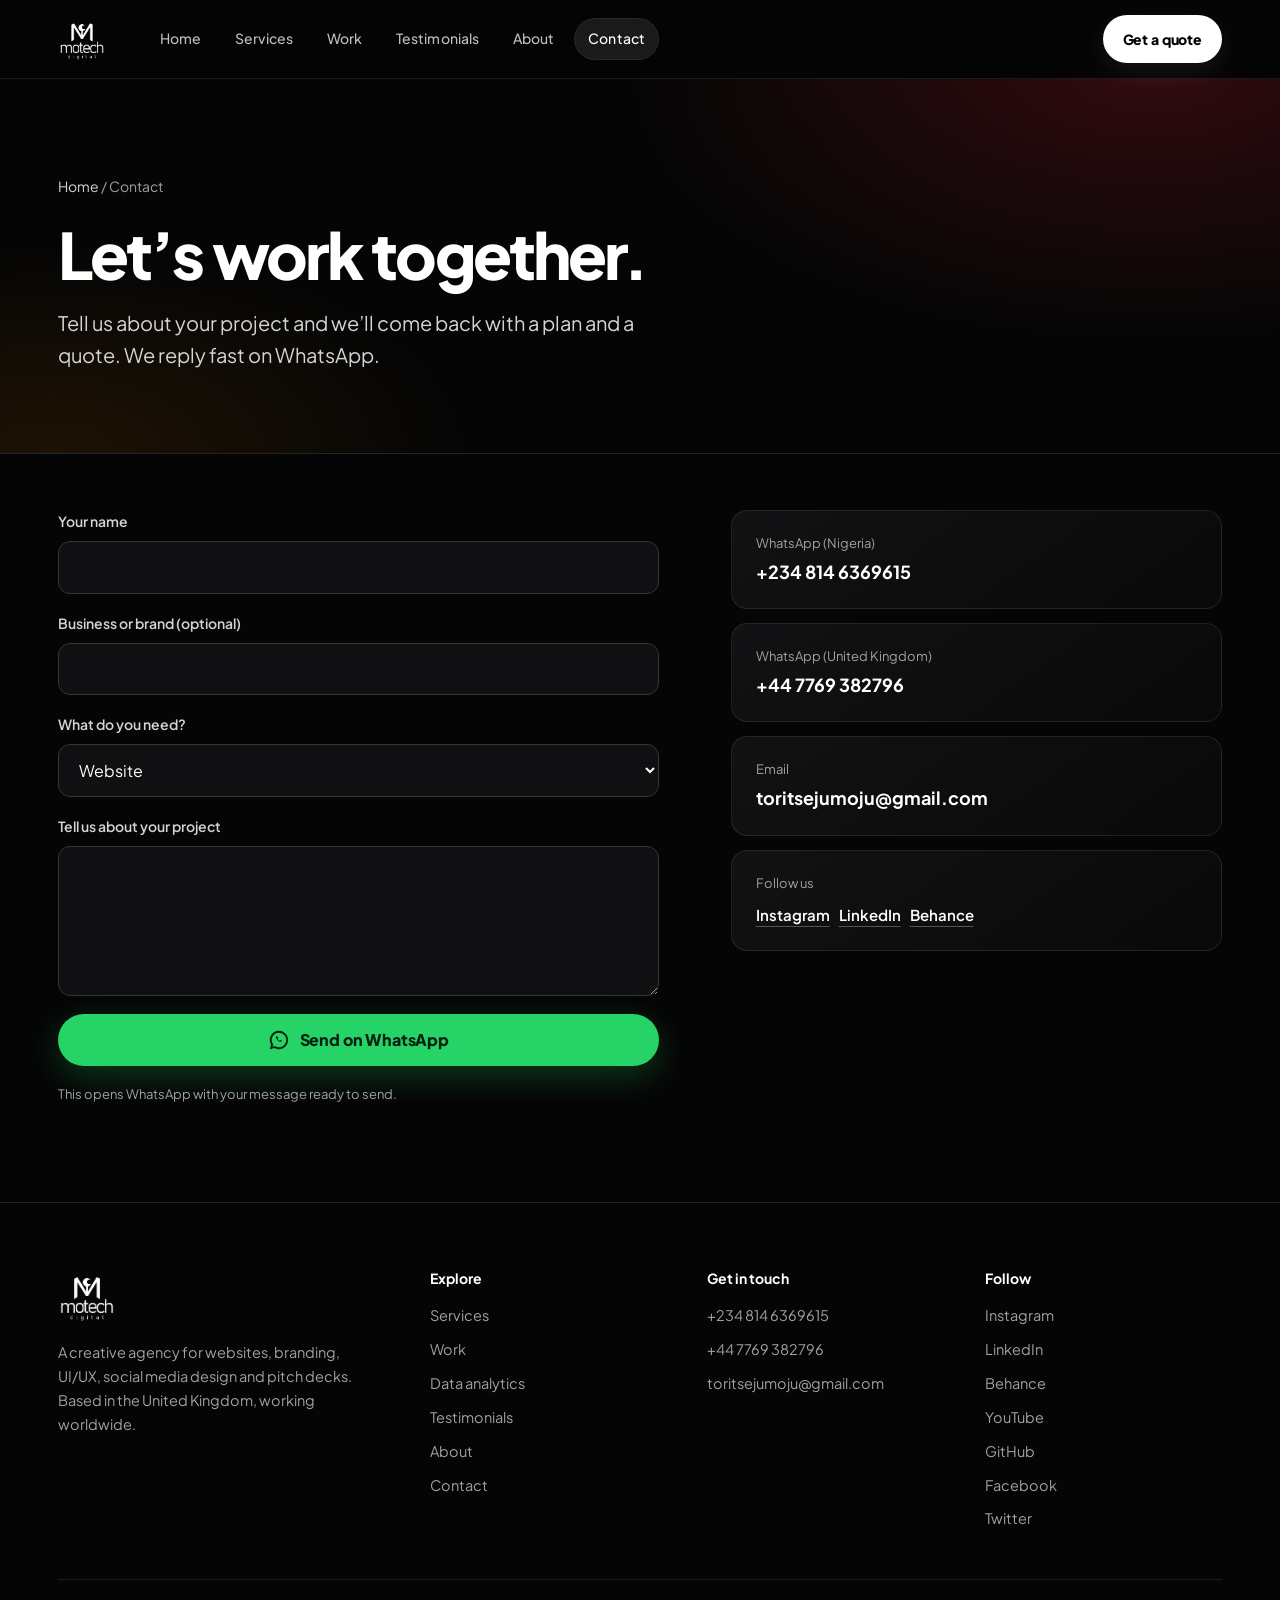
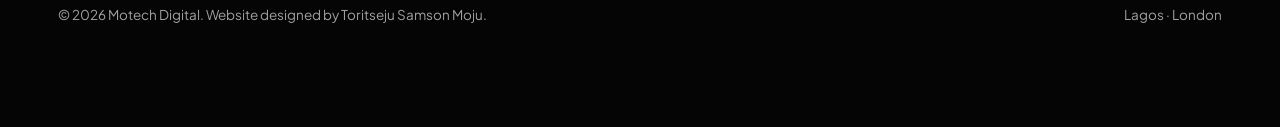
<file: contact.html>
<!DOCTYPE html>
<html lang="en">
<head>
<meta charset="UTF-8">
<meta name="viewport" content="width=device-width, initial-scale=1">
<title>Contact | Motech Digital</title>
<meta name="description" content="Get a free quote from Motech Digital. Chat on WhatsApp or send us a message.">
<meta name="theme-color" content="#8b5cf6">
<meta property="og:title" content="Contact | Motech Digital">
<meta property="og:description" content="Get a free quote from Motech Digital. Chat on WhatsApp or send us a message.">
<meta property="og:type" content="website">
<meta property="og:image" content="img/generated/preview-motech.svg">
<link rel="icon" href="img/originals/logo.png" type="image/png">
<link rel="preconnect" href="https://fonts.googleapis.com">
<link rel="preconnect" href="https://fonts.gstatic.com" crossorigin>
<link href="https://fonts.googleapis.com/css2?family=Plus+Jakarta+Sans:wght@400;500;600;700;800&display=swap" rel="stylesheet">
<link rel="stylesheet" href="./css/style.css">
<style id="motech-css-fallback">
:root{
  --bg:#000;--panel:#0b0b0b;--panel2:#111;--line:#1f1f1f;--line2:#2c2c2c;
  --ink:#fff;--soft:#d4d4d4;--mute:#a1a1a1;
  --orange:#ff8a00;--red:#e4243a;--wa:#25d366;
  --grad:linear-gradient(90deg,var(--orange),var(--red));
  --r:16px;--max:1180px;color-scheme:dark;
}
*{box-sizing:border-box;margin:0}
html{scroll-behavior:smooth;scroll-padding-top:90px}
body{background:var(--bg);color:var(--ink);font:400 17px/1.65 "Plus Jakarta Sans",system-ui,-apple-system,"Segoe UI",sans-serif;-webkit-font-smoothing:antialiased;overflow-x:hidden}
img{display:block;max-width:100%;height:auto}
a{color:inherit}
h1,h2,h3{line-height:1.08;letter-spacing:-.035em;font-weight:800}
h1{font-size:clamp(38px,5vw,64px);letter-spacing:-.045em}
h2{font-size:clamp(28px,3.6vw,42px);margin-bottom:14px}
h3{font-size:19px;letter-spacing:-.02em;line-height:1.25}
p{color:var(--mute)}
.wrap{max-width:var(--max);margin:0 auto;padding:0 28px}
section{padding:96px 0}
.lead{font-size:clamp(17px,1.8vw,20px);color:var(--soft);max-width:600px;line-height:1.6}
.head{max-width:660px;margin-bottom:48px}
.head.row{max-width:none;display:flex;justify-content:space-between;align-items:flex-end;gap:32px}
.head.row>div{max-width:660px}
.g{background:var(--grad);-webkit-background-clip:text;background-clip:text;color:transparent}
.sr{position:absolute;width:1px;height:1px;overflow:hidden;clip:rect(0 0 0 0)}
:focus-visible{outline:3px solid #fff;outline-offset:3px;border-radius:6px}
[hidden]{display:none!important}

/* buttons + links */
.btn{display:inline-flex;align-items:center;justify-content:center;gap:10px;padding:15px 28px;border-radius:999px;font:800 16px/1 "Plus Jakarta Sans",system-ui,sans-serif;text-decoration:none;border:0;cursor:pointer;transition:transform .15s,box-shadow .15s,background .15s}
.btn:hover{transform:translateY(-2px)}
.btn svg{width:22px;height:22px;flex:none}
.btn.primary{background:#fff;color:#000}
.btn.ghost{background:transparent;color:#fff;box-shadow:inset 0 0 0 1.5px #3a3a3a}
.btn.ghost:hover{box-shadow:inset 0 0 0 1.5px #fff}
.btn.wa{background:var(--wa);color:#04210f;box-shadow:0 10px 34px rgba(37,211,102,.25)}
.btn.sm{padding:11px 20px;font-size:14px}
.link{font-weight:600;font-size:15px;color:#fff;text-decoration:underline;text-underline-offset:5px;text-decoration-color:#555;transition:text-decoration-color .15s}
.link:hover{text-decoration-color:var(--orange)}

/* promo bar */
.promo{background:var(--grad);color:#fff;font-weight:600;font-size:14px;text-align:center;padding:9px 16px}
.promo a{text-decoration:underline;text-underline-offset:3px;font-weight:800}

/* nav */
.nav{position:sticky;top:0;z-index:40;background:rgba(0,0,0,.85);backdrop-filter:blur(14px);-webkit-backdrop-filter:blur(14px);border-bottom:1px solid #161616}
.nav .wrap{display:flex;align-items:center;gap:32px;height:72px}
.nav .logo img{height:46px;width:auto}
.nav ul{display:flex;gap:6px;list-style:none;padding:0;margin:0 auto 0 8px}
.nav ul a{display:block;padding:9px 14px;border-radius:999px;text-decoration:none;font-size:15px;font-weight:500;color:#bdbdbd;transition:color .15s,background .15s}
.nav ul a:hover{color:#fff;background:#141414}
.nav ul a[aria-current=page]{color:#fff;background:#1a1a1a}
.nav ul a.bf{color:#fff}
.nav ul a.bf:before{content:"";display:inline-block;width:7px;height:7px;border-radius:50%;background:var(--grad);margin-right:8px;vertical-align:1px}
.menu{display:none;margin-left:auto;background:none;border:1.5px solid #333;color:#fff;border-radius:12px;width:46px;height:46px;cursor:pointer;font-size:20px}

/* hero (home) */
.hero{position:relative;padding:80px 0 104px;overflow:hidden;isolation:isolate}
.hero:before{content:"";position:absolute;inset:0;z-index:-1;background:url(img/generated/hero-bg.svg) 78% 40%/cover no-repeat;opacity:.55;-webkit-mask-image:linear-gradient(90deg,transparent 0,#000 45%,#000 100%);mask-image:linear-gradient(90deg,transparent 0,#000 45%,#000 100%)}
.hero:after{content:"";position:absolute;inset:auto 0 0 0;height:160px;z-index:-1;background:linear-gradient(transparent,#000)}
.hero .wrap{display:grid;grid-template-columns:1.1fr .9fr;gap:40px;align-items:center}
.hero h1{margin-bottom:24px}
.hero .lead{margin-bottom:36px}
.cta{display:flex;gap:12px;flex-wrap:wrap}
.shots{position:relative;aspect-ratio:1/.9}
.shots img{position:absolute;width:78%;filter:drop-shadow(0 26px 34px rgba(0,0,0,.6))}
.shots .a{left:0;top:0;z-index:1}.shots .b{right:0;top:22%;z-index:2}.shots .c{left:8%;bottom:0;z-index:3}

/* inner page header */
.phead{position:relative;padding:84px 0 72px;border-bottom:1px solid var(--line);overflow:hidden;isolation:isolate}
.phead:before{content:"";position:absolute;inset:0;z-index:-1;background:radial-gradient(640px 300px at 88% -10%,rgba(228,36,58,.22),transparent 70%),radial-gradient(520px 260px at 10% 120%,rgba(255,138,0,.10),transparent 70%)}
.phead .crumb{font-size:14px;color:var(--mute);margin-bottom:22px}
.phead .crumb a{text-decoration:none;color:var(--soft)}
.phead .crumb a:hover{color:#fff}
.phead h1{margin-bottom:18px;max-width:880px}
.phead .cta{margin-top:30px}

/* clients */
.clients{padding:38px 0 46px;border-bottom:1px solid var(--line)}
.clients p{text-align:center;font-size:14px;margin-bottom:24px}
.marquee{overflow:hidden;-webkit-mask-image:linear-gradient(90deg,transparent,#000 8%,#000 92%,transparent);mask-image:linear-gradient(90deg,transparent,#000 8%,#000 92%,transparent)}
.track{display:flex;width:max-content;gap:68px;list-style:none;padding:0;animation:slide 60s linear infinite;align-items:center}
.track img{height:46px;width:auto;opacity:.92}
@keyframes slide{to{transform:translateX(-50%)}}

/* service cards (home) */
.svc{display:grid;grid-template-columns:repeat(3,1fr);gap:1px;background:var(--line);border:1px solid var(--line);border-radius:var(--r);overflow:hidden;list-style:none;padding:0}
.svc li{background:var(--bg)}
.svc a{display:block;height:100%;padding:34px 30px 38px;text-decoration:none;transition:background .2s}
.svc a:hover{background:var(--panel2)}
.svc h3{margin-bottom:10px}
.svc p{font-size:15.5px}
.svc .more{display:inline-block;margin-top:16px;font-size:14px;font-weight:700;color:#fff}
.svc .more:after{content:" \2192";color:var(--orange)}

/* services page rows */
.rows{border-top:1px solid var(--line)}
.srow{display:grid;grid-template-columns:1fr 1.2fr;gap:64px;padding:56px 0;border-bottom:1px solid var(--line)}
.srow h2{font-size:clamp(26px,3vw,34px)}
.srow .cta{margin-top:24px}
.srow ul{list-style:none;padding:0;margin-top:18px;columns:2;column-gap:28px;font-size:15.5px;color:var(--soft)}
.srow li{break-inside:avoid;padding:6px 0 6px 28px;position:relative}
.srow li:before,.list li:before{content:"";position:absolute;left:0;top:14px;width:12px;height:7px;border-left:2.5px solid var(--orange);border-bottom:2.5px solid var(--orange);transform:rotate(-45deg)}

/* black friday teaser + offer */
.band{padding:0}
.offer-box{border-radius:28px;padding:1.5px;background:var(--grad)}
.offer-in{background:radial-gradient(900px 420px at 85% 0,rgba(228,36,58,.22),transparent 70%),radial-gradient(700px 360px at 0 100%,rgba(255,138,0,.12),transparent 70%),#050505;border-radius:27px;padding:64px 56px}
.offer-in h2{font-size:clamp(30px,4.2vw,50px);max-width:760px}
.facts{display:grid;grid-template-columns:1.3fr 1fr 1fr;gap:14px;margin:36px 0 26px;max-width:880px}
.fact{border:1.5px dashed #3a3a3a;border-radius:16px;padding:16px 18px}
.fact span{display:block;font-size:13px;color:var(--mute)}
.fact b{display:block;font-size:22px;font-weight:800;letter-spacing:-.03em;margin-top:2px}
.fact.price{border:2px solid var(--orange);background:rgba(255,138,0,.07)}
.fact.price b{font-size:clamp(38px,5.4vw,56px);background:var(--grad);-webkit-background-clip:text;background-clip:text;color:transparent;line-height:1.1}
.cd{display:flex;gap:10px;margin-bottom:30px}
.cd div{min-width:70px;padding:9px 8px;border-radius:12px;background:#141414;border:1px solid #2a2a2a;text-align:center}
.cd b{display:block;font-size:26px;font-weight:800;font-variant-numeric:tabular-nums;line-height:1.2}
.cd i{font-style:normal;font-size:12px;color:var(--mute)}
.sub{margin-top:12px;font-size:14px}
.split{display:grid;grid-template-columns:1fr 1fr;gap:64px;align-items:center}
.split h2{font-size:clamp(26px,3vw,34px)}
.list{list-style:none;padding:0;columns:2;column-gap:28px;font-size:15.5px;color:#e4e4e4;margin-top:14px}
.list li{break-inside:avoid;padding:7px 0 7px 28px;position:relative}
.cms p{margin-top:14px;max-width:460px;font-size:15.5px}
.steps{display:grid;grid-template-columns:repeat(3,1fr);gap:18px;list-style:none;padding:0;counter-reset:s}
.steps li{counter-increment:s;border:1.5px dashed #333;border-radius:18px;padding:26px}
.steps li:before{content:counter(s);display:block;font-size:40px;font-weight:800;line-height:1;margin-bottom:12px;background:var(--grad);-webkit-background-clip:text;background-clip:text;color:transparent}
.steps b{display:block;font-size:18px;margin-bottom:6px}
.steps span{color:var(--mute);font-size:15.5px}
.mini{display:grid;grid-template-columns:repeat(3,1fr);gap:26px 20px}
.mini img{width:100%}
.mini figcaption{font-size:14.5px;font-weight:600;margin-top:8px;color:#e6e6e6}
.slots{text-align:center;border:1.5px dashed var(--red);border-radius:24px;padding:52px 20px}
.slots .n{font-size:clamp(76px,14vw,120px);font-weight:800;line-height:1;letter-spacing:-.05em;background:var(--grad);-webkit-background-clip:text;background-clip:text;color:transparent}
.slots p{margin:10px auto 28px;max-width:440px;font-size:18px;color:#ddd}
.fine{font-size:13px;max-width:660px}
.teaser{display:flex;justify-content:space-between;gap:40px;align-items:center;flex-wrap:wrap}
.teaser h2{font-size:clamp(28px,3.6vw,42px);max-width:640px}
.teaser .right{display:flex;flex-direction:column;gap:18px;align-items:flex-start}
.teaser .price{font-size:clamp(44px,6vw,64px);font-weight:800;letter-spacing:-.04em;line-height:1}

/* work */
.tabs{display:flex;gap:8px;flex-wrap:wrap;margin-bottom:30px}
.tabs button{font:600 15px/1 "Plus Jakarta Sans",system-ui,sans-serif;color:#cfcfcf;background:transparent;border:1.5px solid var(--line2);padding:13px 20px;border-radius:999px;cursor:pointer;transition:border-color .15s,color .15s}
.tabs button:hover{border-color:#666;color:#fff}
.tabs button[aria-selected=true]{background:#fff;color:#000;border-color:#fff}
.panel-head{display:flex;justify-content:space-between;gap:24px;align-items:center;margin-bottom:28px}
.panel-head p{max-width:580px}
.gallery{display:grid;grid-template-columns:repeat(3,1fr);gap:34px 24px}
.card .thumb{display:block;width:100%;padding:0;border:1px solid var(--line);background:var(--panel);border-radius:14px;overflow:hidden;aspect-ratio:var(--ar,3/2);cursor:pointer;position:relative;transition:border-color .2s}
.card .thumb:hover{border-color:#555}
.card .thumb img{width:100%;height:100%;object-fit:cover;object-position:top;transition:transform .4s}
.card .thumb:hover img{transform:scale(1.04)}
.card figcaption{margin-top:12px}
.card figcaption b{display:block;font-size:16.5px}
.card figcaption span{display:block;font-size:14px;color:var(--mute)}
.card.gone{display:none}

/* projects */
.projects{list-style:none;padding:0;border-top:1px solid var(--line)}
.projects li{display:flex;justify-content:space-between;gap:40px;align-items:center;padding:30px 0;border-bottom:1px solid var(--line)}
.projects h3{margin-bottom:8px;font-size:21px}
.projects p{max-width:680px;font-size:15.5px}

/* testimonials */
.quotes{columns:3;column-gap:24px}
.quote{break-inside:avoid;margin-bottom:24px;background:var(--panel);border:1px solid var(--line);border-radius:var(--r);padding:30px}
.quote blockquote{font-size:16px;color:#e6e6e6;line-height:1.7;margin-bottom:22px}
.quote figcaption b{display:block;font-size:15px}
.quote figcaption span{font-size:14px;color:var(--mute)}
.quotes.three{columns:3}

/* about */
.about{display:grid;grid-template-columns:.8fr 1.2fr;gap:72px;align-items:start}
.about img{border-radius:22px;border:1px solid var(--line2);width:100%;max-width:440px;position:sticky;top:110px}
.role{color:var(--orange);font-weight:600;margin:6px 0 24px}
.about p{color:var(--soft)}.about p+p{margin-top:16px}
.social{display:flex;gap:24px;flex-wrap:wrap;margin-top:30px}
.facts-list{display:grid;grid-template-columns:repeat(3,1fr);gap:1px;background:var(--line);border:1px solid var(--line);border-radius:var(--r);overflow:hidden;margin-top:72px}
.facts-list div{background:var(--bg);padding:28px}
.facts-list b{display:block;font-size:18px;margin-bottom:6px}
.facts-list span{font-size:15px;color:var(--mute)}

/* contact */
.contact-grid{display:grid;grid-template-columns:1.1fr .9fr;gap:64px;align-items:start}
.form{display:grid;gap:18px}
.form label{display:grid;gap:8px;font-size:14px;font-weight:600;color:var(--soft)}
.form input,.form select,.form textarea{font:400 16px/1.4 "Plus Jakarta Sans",system-ui,sans-serif;color:#fff;background:var(--panel2);border:1.5px solid var(--line2);border-radius:12px;padding:14px 16px;width:100%}
.form textarea{min-height:150px;resize:vertical}
.form input:focus,.form select:focus,.form textarea:focus{outline:none;border-color:var(--orange)}
.form small{font-size:13px;color:var(--mute)}
.info{display:grid;gap:14px}
.info a.tile,.info .tile{display:block;border:1px solid var(--line);background:var(--panel);border-radius:var(--r);padding:22px 24px;text-decoration:none;transition:border-color .2s}
.info a.tile:hover{border-color:#555}
.tile span{display:block;font-size:13px;color:var(--mute)}
.tile b{display:block;font-size:18px;margin-top:2px}

/* cta band */
.ctaband{border-top:1px solid var(--line);text-align:center;padding:96px 0;background:radial-gradient(700px 300px at 50% 120%,rgba(228,36,58,.18),transparent 70%)}
.ctaband h2{font-size:clamp(30px,4.6vw,54px);max-width:760px;margin:0 auto 14px}
.ctaband .lead{margin:0 auto 32px}
.ctaband .cta{justify-content:center}

/* footer */
footer{border-top:1px solid var(--line);padding:64px 0 100px;font-size:14.5px;color:var(--mute)}
.fgrid{display:grid;grid-template-columns:1.4fr 1fr 1fr 1fr;gap:40px}
.fgrid img{height:56px;width:auto;margin-bottom:16px}
.fgrid p{max-width:320px;font-size:14.5px}
.fgrid h4{font-size:14px;color:#fff;margin-bottom:14px;font-weight:700}
.fgrid ul{list-style:none;padding:0;display:grid;gap:10px}
.fgrid a{text-decoration:none;color:var(--mute)}.fgrid a:hover{color:#fff}
.fbase{margin-top:48px;padding-top:24px;border-top:1px solid var(--line);display:flex;justify-content:space-between;gap:16px;flex-wrap:wrap;font-size:13.5px}

/* sticky offer bar + lightbox */
.bar{position:fixed;left:0;right:0;bottom:0;z-index:50;padding:12px 16px calc(12px + env(safe-area-inset-bottom,0px));background:rgba(0,0,0,.94);backdrop-filter:blur(8px);border-top:1px solid #222;display:flex;gap:16px;align-items:center;justify-content:center;transform:translateY(110%);transition:transform .3s}
.bar.show{transform:none}
.bar .btn{padding:13px 26px;font-size:16px;flex:1;max-width:440px}
.bar span{font-size:14px;color:var(--mute);display:none}
dialog{border:0;background:transparent;max-width:min(94vw,1100px);max-height:92vh;padding:0;color:#fff;overflow:visible}
dialog::backdrop{background:rgba(0,0,0,.88)}
dialog img{max-height:84vh;width:auto;margin:0 auto;border-radius:10px}
dialog button{position:absolute;top:-8px;right:-8px;width:42px;height:42px;border-radius:50%;border:0;background:#fff;color:#000;font-size:22px;cursor:pointer}

@media(min-width:720px){.bar span{display:block}}
@media(max-width:1020px){
  .hero .wrap,.about,.split,.contact-grid,.srow{grid-template-columns:1fr;gap:40px}
  .shots{max-width:560px}
  .svc{grid-template-columns:repeat(2,1fr)}
  .gallery,.mini{grid-template-columns:repeat(2,1fr)}
  .quotes,.quotes.three{columns:2}
  .offer-in{padding:48px 28px}
  .nav ul,.nav>.wrap>.btn{display:none}
  .menu{display:block}
  .nav.open ul{display:flex;flex-direction:column;position:absolute;left:0;right:0;top:72px;background:#000;border-bottom:1px solid #222;padding:14px 20px 22px;gap:4px;margin:0}
  .nav.open ul a{padding:13px 14px;font-size:16px}
  section{padding:68px 0}
  .about img{position:static}
  .fgrid{grid-template-columns:1fr 1fr}
  .head.row{flex-direction:column;align-items:flex-start;gap:16px}
}
@media(max-width:640px){
  .wrap{padding:0 22px}
  .svc,.steps,.gallery,.facts-list{grid-template-columns:1fr}
  .mini{grid-template-columns:1fr 1fr}
  .quotes,.quotes.three{columns:1}
  .facts{grid-template-columns:1fr 1fr}.fact.price{grid-column:1/-1}
  .list,.srow ul{columns:1}
  .panel-head,.projects li{flex-direction:column;align-items:flex-start;gap:14px}
  .cd div{flex:1;min-width:0}
  .hero{padding:52px 0 68px}
  .phead{padding:56px 0 48px}
  .hero .btn,.offer-in .btn,.slots .btn{width:100%}
  .tabs{flex-wrap:nowrap;overflow-x:auto;margin-inline:-22px;padding-inline:22px;scrollbar-width:none}
  .tabs button{white-space:nowrap}
  .fgrid{grid-template-columns:1fr}
  .teaser{flex-direction:column;align-items:flex-start}
}
@media(prefers-reduced-motion:reduce){.track{animation:none}.bar,.card .thumb img,.btn{transition:none}html{scroll-behavior:auto}}


/* Professional polish: retain Motech's black, orange and red identity. */
:root{--panel:#0d0d0f;--panel2:#141416;--line:#242427;--line2:#35353a;--max:1220px}
body{background:radial-gradient(900px 520px at 88% -10%,rgba(228,36,58,.075),transparent 68%),#050505}
::selection{background:rgba(255,138,0,.35);color:#fff}
.wrap{width:100%}
section{position:relative}
.nav{background:rgba(5,5,5,.88);border-bottom-color:rgba(255,255,255,.09)}
.nav .wrap{height:78px}
.nav .logo img{height:48px;width:auto;max-width:190px;object-fit:contain}
.nav ul a{font-size:14px;letter-spacing:.005em}
.nav ul a[aria-current=page]{box-shadow:inset 0 0 0 1px rgba(255,255,255,.06)}
.btn{min-height:48px;letter-spacing:-.01em}
.btn.primary{box-shadow:0 8px 28px rgba(255,255,255,.08)}
.btn.primary:hover{box-shadow:0 12px 34px rgba(255,138,0,.18)}
.btn.ghost{background:rgba(255,255,255,.025)}
.hero{padding-top:96px;padding-bottom:108px}
.hero:before{background:url(img/generated/hero-bg.svg) 70% 35%/cover no-repeat;opacity:.72;-webkit-mask-image:linear-gradient(90deg,transparent 0,#000 28%,#000 100%);mask-image:linear-gradient(90deg,transparent 0,#000 28%,#000 100%)}
.hero h1{max-width:740px;font-size:clamp(42px,5.2vw,72px);line-height:1.02}
.hero .lead{max-width:590px}
.shots{filter:drop-shadow(0 25px 55px rgba(0,0,0,.3))}
.shots img{border:1px solid rgba(255,255,255,.18);border-radius:15px;background:#111;aspect-ratio:900/613;object-fit:cover}
.clients{background:rgba(255,255,255,.018);border-color:rgba(255,255,255,.08)}
.track{gap:48px}
.track img{max-width:180px;object-fit:contain;filter:grayscale(.15)}
.svc{gap:1px;border-color:#29292c;background:#29292c}
.svc a{min-height:218px;padding:32px;position:relative}
.svc a:after{content:"↗";position:absolute;right:24px;top:24px;color:var(--orange);font-size:20px;opacity:0;transform:translate(-4px,4px);transition:.2s}
.svc a:hover:after{opacity:1;transform:none}
.svc h3{font-size:20px;margin-bottom:13px}
.gallery{gap:22px}
.card{min-width:0;overflow:hidden;border:1px solid rgba(255,255,255,.1);border-radius:18px;background:linear-gradient(145deg,#121214,#090909);transition:transform .22s,border-color .22s,box-shadow .22s}
.card:hover{transform:translateY(-4px);border-color:rgba(255,138,0,.45);box-shadow:0 18px 48px rgba(0,0,0,.25)}
.card .thumb{display:block;overflow:hidden;background:#111;border-radius:0;position:relative}
.card .thumb img{width:100%;height:100%;aspect-ratio:var(--ar,16/10);object-fit:cover;transition:transform .35s ease,filter .35s ease}
.card:hover .thumb img{transform:scale(1.035);filter:saturate(1.08)}
.card figcaption{padding:16px 18px 19px;display:grid;gap:4px}
.card figcaption b{font-size:15px;line-height:1.4}
.card figcaption span{color:var(--mute);font-size:13px}
.gallery .card .thumb{aspect-ratio:var(--ar,16/10)}
.phead{padding-top:96px;padding-bottom:82px}
.phead h1{max-width:900px}
.phead:before{background:radial-gradient(760px 380px at 90% 0,rgba(228,36,58,.18),transparent 70%),radial-gradient(600px 300px at 4% 100%,rgba(255,138,0,.1),transparent 70%)}
.head{margin-bottom:38px}
.head p{font-size:16px;max-width:600px}
.srow{gap:72px}
.srow h2{max-width:440px}
.offer-box{box-shadow:0 30px 80px rgba(0,0,0,.25)}
.offer-in{padding:68px 60px}
.fact,.steps li{background:rgba(255,255,255,.018)}
.about{gap:80px}
.about img{object-fit:cover;background:#101010;box-shadow:0 24px 70px rgba(0,0,0,.24)}
.quote{background:linear-gradient(145deg,#111113,#090909);border-color:rgba(255,255,255,.09)}
.quote blockquote{font-size:15.5px}
.contact-grid{gap:72px}
.form input,.form select,.form textarea{transition:border-color .2s,box-shadow .2s;background:#101012}
.form input:focus,.form select:focus,.form textarea:focus{box-shadow:0 0 0 3px rgba(255,138,0,.12)}
.info a.tile,.info .tile{background:linear-gradient(145deg,#121214,#090909);border-color:rgba(255,255,255,.09)}
footer{background:#050505}
.fgrid img{max-width:210px;height:auto;max-height:58px;object-fit:contain;object-position:left center}
.fgrid a{transition:color .18s}
.fbase{border-color:rgba(255,255,255,.09)}
:focus-visible{outline-color:var(--orange);outline-offset:4px}
@media(max-width:1020px){
 .nav .wrap{height:72px}
 .hero{padding-top:68px}
 .hero .wrap{gap:32px}
 .shots{width:100%;margin:0 auto}
 .nav.open ul{top:72px;background:rgba(5,5,5,.98);backdrop-filter:blur(16px);padding:18px 22px 24px}
 .nav.open ul a{border-radius:10px}
 .offer-in{padding:48px 30px}
}
@media(max-width:640px){
 body{font-size:16px}
 .wrap{padding-left:20px;padding-right:20px}
 section{padding:60px 0}
 .hero{padding:52px 0 58px}
 .hero h1{font-size:clamp(39px,11vw,54px)}
 .hero .wrap{gap:30px}
 .shots{aspect-ratio:1.05}
 .shots img{width:82%;border-radius:10px}
 .phead{padding:54px 0 48px}
 .nav .logo img{max-width:155px;height:42px}
 .svc a{min-height:0;padding:26px 24px}
 .gallery{gap:16px}
 .card figcaption{padding:13px 14px 16px}
 .offer-in{padding:34px 22px;border-radius:22px}
 .offer-box{border-radius:23px}
 .facts{gap:10px}
 .fact{padding:13px}
 .fact b{font-size:18px}
 .cd{gap:7px}
 .cd div{padding:8px 5px;border-radius:9px}
 .cd b{font-size:22px}
 .cta{width:100%}
 .cta .btn{flex:1}
 .fgrid{gap:30px}
 .fbase{margin-top:32px}
}
@media(prefers-reduced-motion:reduce){.card,.card .thumb img,.svc a:after{transition:none}}

</style>
</head>
<body>
<div class="promo" data-offer>Black Friday: a complete business website for ₦250,000. 20 slots, ends 25 Nov. <a href="black-friday.html">See what&rsquo;s included</a></div>
<header class="nav" id="nav">
  <div class="wrap">
    <a class="logo" href="index.html" aria-label="Motech Digital home"><img src="img/originals/logowhite.png" alt="Motech Digital" width="46" height="46"></a>
    <ul id="menu"><li><a href="index.html">Home</a></li><li><a href="services.html">Services</a></li><li><a href="work.html">Work</a></li><li data-offer><a href="black-friday.html" class="bf">Black Friday</a></li><li><a href="testimonials.html">Testimonials</a></li><li><a href="about.html">About</a></li><li><a href="contact.html" aria-current="page">Contact</a></li></ul>
    <a class="btn primary sm" href="contact.html">Get a quote</a>
    <button class="menu" id="menubtn" aria-label="Menu" aria-expanded="false" aria-controls="menu">&#9776;</button>
  </div>
</header>
<main>
<section class="phead"><div class="wrap">
  <p class="crumb"><a href="index.html">Home</a> / Contact</p>
  <h1>Let&rsquo;s work together.</h1>
  <p class="lead">Tell us about your project and we&rsquo;ll come back with a plan and a quote. We reply fast on WhatsApp.</p>
</div></section>

<section style="padding-top:56px"><div class="wrap"><div class="contact-grid">
  <form class="form" id="quote">
    <label>Your name<input name="name" id="name" required autocomplete="name"></label>
    <label>Business or brand (optional)<input name="business" id="business" autocomplete="organization"></label>
    <label>What do you need?<select name="service" id="service"><option>Website</option><option>Black Friday website offer</option><option>Branding and identity</option><option>UI/UX design</option><option>Social media design</option><option>Presentation or pitch deck</option><option>Data analytics</option><option>Something else</option></select></label>
    <label>Tell us about your project<textarea name="message" id="message" required></textarea></label>
    <button class="btn wa" type="submit"><svg viewBox="0 0 24 24" fill="currentColor" aria-hidden="true"><path d="M12 2a10 10 0 0 0-8.6 15.1L2 22l5-1.3A10 10 0 1 0 12 2zm0 2a8 8 0 1 1-4.1 14.9l-.3-.2-2.6.7.7-2.5-.2-.3A8 8 0 0 1 12 4z"/><path d="M9 8c-.3.4-.6 1-.2 1.9.5 1.2 1.6 2.6 3 3.4 1 .6 1.8.8 2.4.5.5-.2.8-.7.9-1l-1.6-.8-.7.7c-1-.4-1.9-1.2-2.3-2.2l.7-.6L10 8z"/></svg>Send on WhatsApp</button>
    <small>This opens WhatsApp with your message ready to send.</small>
  </form>
  <div class="info">
    <a class="tile" href="https://wa.me/2348146369615" target="_blank" rel="noopener"><span>WhatsApp (Nigeria)</span><b>+234 814 6369615</b></a>
    <a class="tile" href="https://wa.me/447769382796" target="_blank" rel="noopener"><span>WhatsApp (United Kingdom)</span><b>+44 7769 382796</b></a>
    <a class="tile" href="mailto:toritsejumoju@gmail.com"><span>Email</span><b>toritsejumoju@gmail.com</b></a>
    <div class="tile"><span>Follow us</span><p style="margin-top:6px"><a class="link" href="https://www.instagram.com/thatdigital_guy" target="_blank" rel="noopener">Instagram</a> &nbsp; <a class="link" href="https://www.linkedin.com/in/mojutoju" target="_blank" rel="noopener">LinkedIn</a> &nbsp; <a class="link" href="https://www.behance.net/mojutojusamson" target="_blank" rel="noopener">Behance</a></p></div>
  </div>
</div></div></section>
<script>(function(){var q=new URLSearchParams(location.search).get('service');if(!q)return;var s=document.getElementById('service');for(var i=0;i<s.options.length;i++){if(s.options[i].text===q||s.options[i].text.indexOf(q.split(' ')[0])===0){s.selectedIndex=i;break}}})();</script>
</main>
<footer>
  <div class="wrap">
    <div class="fgrid">
      <div>
        <img src="img/originals/logowhite.png" alt="Motech Digital" width="56" height="56">
        <p>A creative agency for websites, branding, UI/UX, social media design and pitch decks. Based in the United Kingdom, working worldwide.</p>
      </div>
      <div><h4>Explore</h4><ul>
        <li><a href="services.html">Services</a></li><li><a href="work.html">Work</a></li><li><a href="data-analytics.html">Data analytics</a></li>
        <li><a href="testimonials.html">Testimonials</a></li><li><a href="about.html">About</a></li><li><a href="contact.html">Contact</a></li></ul></div>
      <div><h4>Get in touch</h4><ul>
        <li><a href="https://wa.me/2348146369615" target="_blank" rel="noopener">+234 814 6369615</a></li>
        <li><a href="https://wa.me/447769382796" target="_blank" rel="noopener">+44 7769 382796</a></li>
        <li><a href="mailto:toritsejumoju@gmail.com">toritsejumoju@gmail.com</a></li></ul></div>
      <div><h4>Follow</h4><ul>
        <li><a href="https://www.instagram.com/thatdigital_guy" target="_blank" rel="noopener">Instagram</a></li>
        <li><a href="https://www.linkedin.com/in/mojutoju" target="_blank" rel="noopener">LinkedIn</a></li>
        <li><a href="https://www.behance.net/mojutojusamson" target="_blank" rel="noopener">Behance</a></li>
        <li><a href="https://youtube.com/@tmcreatives" target="_blank" rel="noopener">YouTube</a></li>
        <li><a href="https://www.github.com/mojutoju" target="_blank" rel="noopener">GitHub</a></li>
        <li><a href="https://web.facebook.com/tojumoju" target="_blank" rel="noopener">Facebook</a></li>
        <li><a href="https://www.twitter.com/itss_toju" target="_blank" rel="noopener">Twitter</a></li></ul></div>
    </div>
    <div class="fbase"><span>&copy; 2026 Motech Digital. Website designed by Toritseju Samson Moju.</span><span>Lagos &middot; London</span></div>
  </div>
</footer>
<script src="js/site.js"></script>
</body>
</html>
</file>
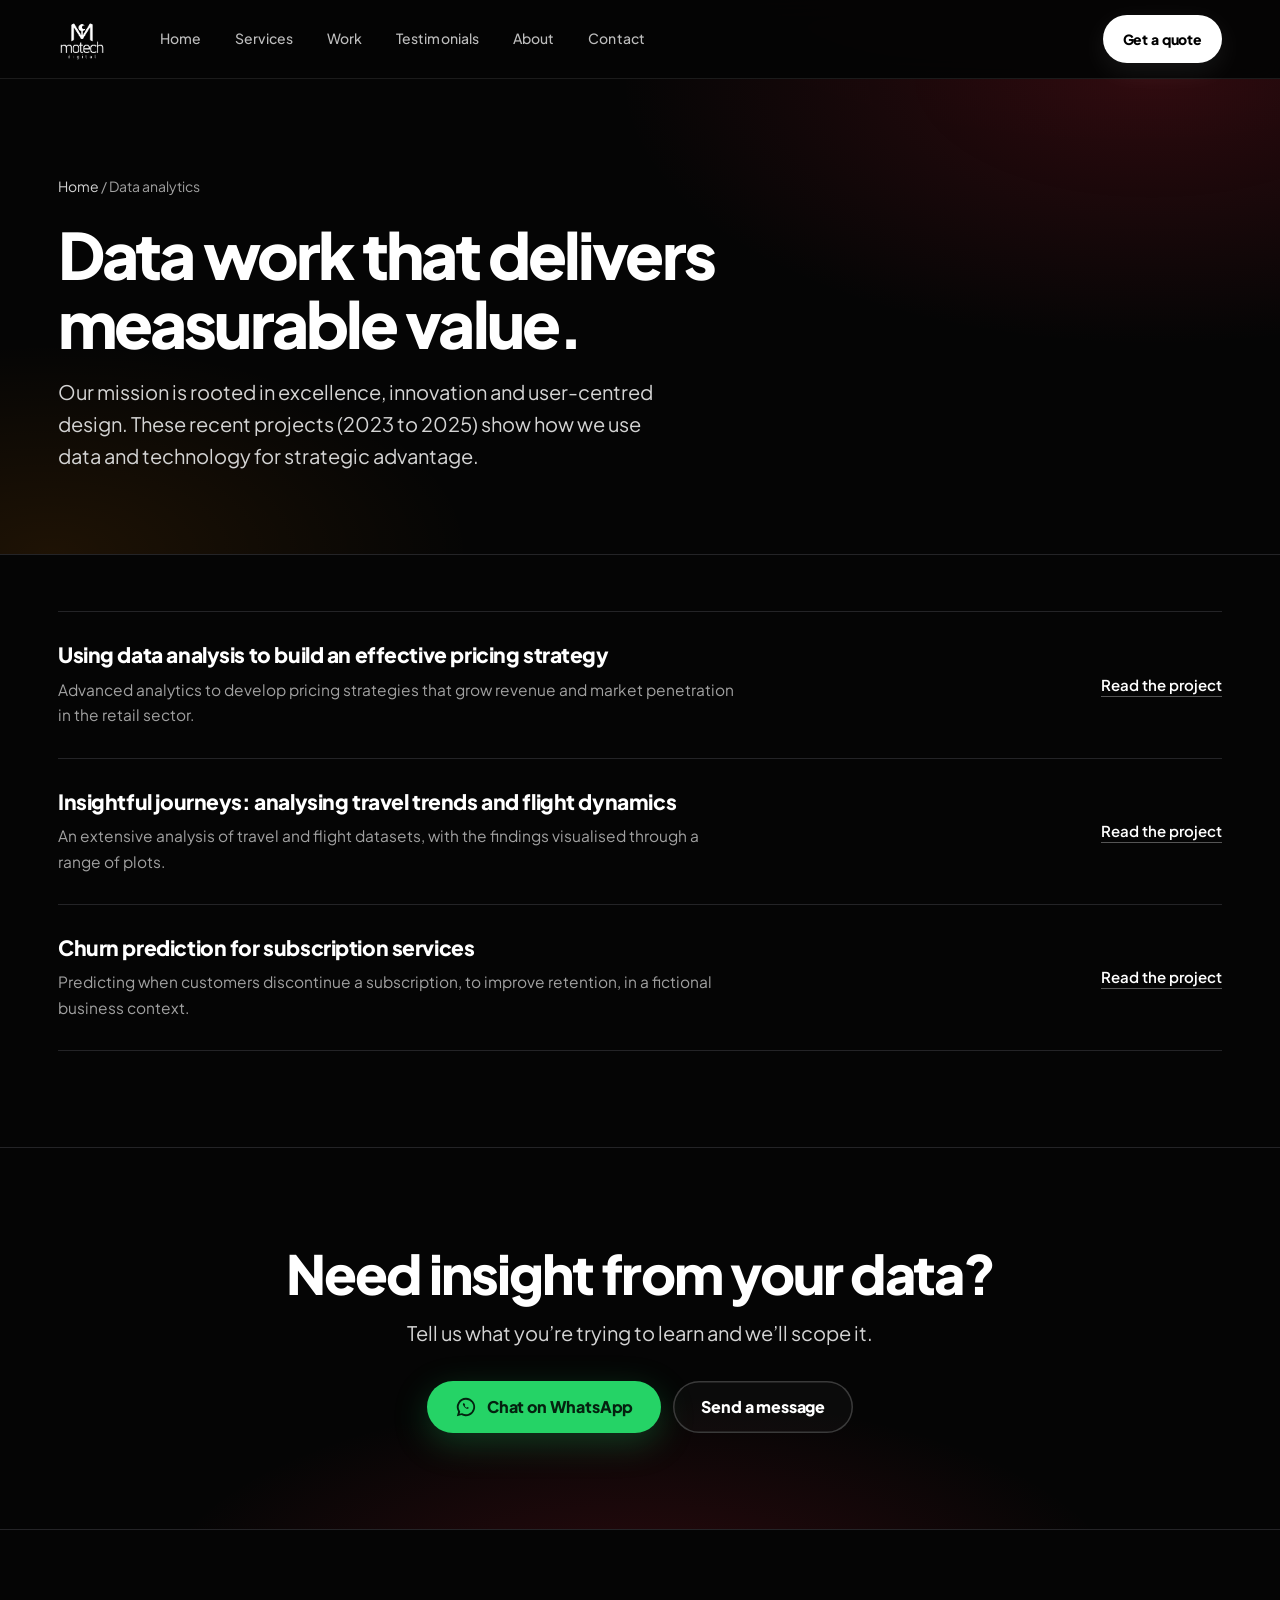
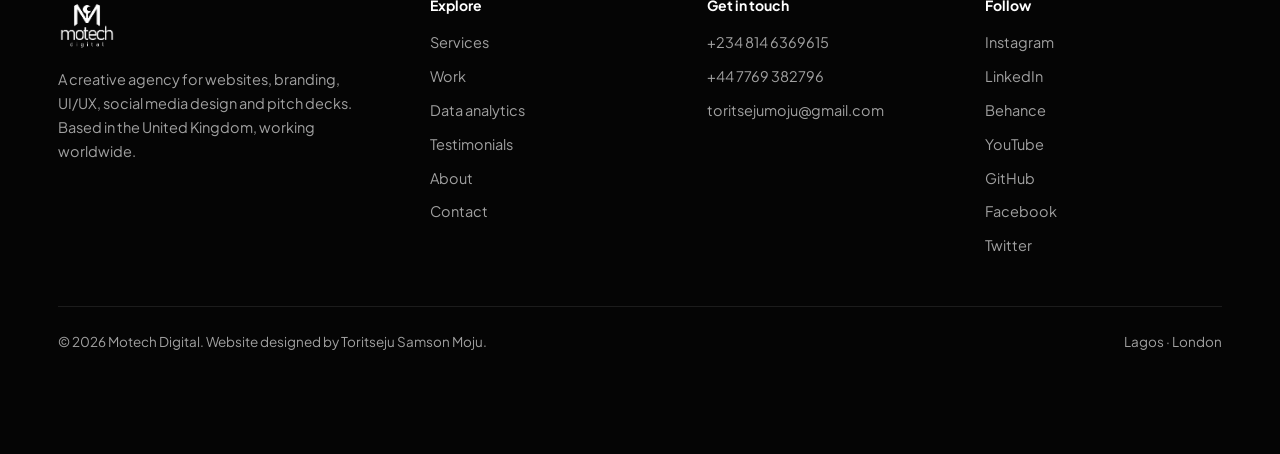
<file: data-analytics.html>
<!DOCTYPE html>
<html lang="en">
<head>
<meta charset="UTF-8">
<meta name="viewport" content="width=device-width, initial-scale=1">
<title>Data Analytics | Motech Digital</title>
<meta name="description" content="Recent data analytics projects from Motech Digital: pricing strategy, travel trends and churn prediction.">
<meta name="theme-color" content="#8b5cf6">
<meta property="og:title" content="Data Analytics | Motech Digital">
<meta property="og:description" content="Recent data analytics projects from Motech Digital: pricing strategy, travel trends and churn prediction.">
<meta property="og:type" content="website">
<meta property="og:image" content="img/generated/preview-motech.svg">
<link rel="icon" href="img/originals/logo.png" type="image/png">
<link rel="preconnect" href="https://fonts.googleapis.com">
<link rel="preconnect" href="https://fonts.gstatic.com" crossorigin>
<link href="https://fonts.googleapis.com/css2?family=Plus+Jakarta+Sans:wght@400;500;600;700;800&display=swap" rel="stylesheet">
<link rel="stylesheet" href="./css/style.css">
<style id="motech-css-fallback">
:root{
  --bg:#000;--panel:#0b0b0b;--panel2:#111;--line:#1f1f1f;--line2:#2c2c2c;
  --ink:#fff;--soft:#d4d4d4;--mute:#a1a1a1;
  --orange:#ff8a00;--red:#e4243a;--wa:#25d366;
  --grad:linear-gradient(90deg,var(--orange),var(--red));
  --r:16px;--max:1180px;color-scheme:dark;
}
*{box-sizing:border-box;margin:0}
html{scroll-behavior:smooth;scroll-padding-top:90px}
body{background:var(--bg);color:var(--ink);font:400 17px/1.65 "Plus Jakarta Sans",system-ui,-apple-system,"Segoe UI",sans-serif;-webkit-font-smoothing:antialiased;overflow-x:hidden}
img{display:block;max-width:100%;height:auto}
a{color:inherit}
h1,h2,h3{line-height:1.08;letter-spacing:-.035em;font-weight:800}
h1{font-size:clamp(38px,5vw,64px);letter-spacing:-.045em}
h2{font-size:clamp(28px,3.6vw,42px);margin-bottom:14px}
h3{font-size:19px;letter-spacing:-.02em;line-height:1.25}
p{color:var(--mute)}
.wrap{max-width:var(--max);margin:0 auto;padding:0 28px}
section{padding:96px 0}
.lead{font-size:clamp(17px,1.8vw,20px);color:var(--soft);max-width:600px;line-height:1.6}
.head{max-width:660px;margin-bottom:48px}
.head.row{max-width:none;display:flex;justify-content:space-between;align-items:flex-end;gap:32px}
.head.row>div{max-width:660px}
.g{background:var(--grad);-webkit-background-clip:text;background-clip:text;color:transparent}
.sr{position:absolute;width:1px;height:1px;overflow:hidden;clip:rect(0 0 0 0)}
:focus-visible{outline:3px solid #fff;outline-offset:3px;border-radius:6px}
[hidden]{display:none!important}

/* buttons + links */
.btn{display:inline-flex;align-items:center;justify-content:center;gap:10px;padding:15px 28px;border-radius:999px;font:800 16px/1 "Plus Jakarta Sans",system-ui,sans-serif;text-decoration:none;border:0;cursor:pointer;transition:transform .15s,box-shadow .15s,background .15s}
.btn:hover{transform:translateY(-2px)}
.btn svg{width:22px;height:22px;flex:none}
.btn.primary{background:#fff;color:#000}
.btn.ghost{background:transparent;color:#fff;box-shadow:inset 0 0 0 1.5px #3a3a3a}
.btn.ghost:hover{box-shadow:inset 0 0 0 1.5px #fff}
.btn.wa{background:var(--wa);color:#04210f;box-shadow:0 10px 34px rgba(37,211,102,.25)}
.btn.sm{padding:11px 20px;font-size:14px}
.link{font-weight:600;font-size:15px;color:#fff;text-decoration:underline;text-underline-offset:5px;text-decoration-color:#555;transition:text-decoration-color .15s}
.link:hover{text-decoration-color:var(--orange)}

/* promo bar */
.promo{background:var(--grad);color:#fff;font-weight:600;font-size:14px;text-align:center;padding:9px 16px}
.promo a{text-decoration:underline;text-underline-offset:3px;font-weight:800}

/* nav */
.nav{position:sticky;top:0;z-index:40;background:rgba(0,0,0,.85);backdrop-filter:blur(14px);-webkit-backdrop-filter:blur(14px);border-bottom:1px solid #161616}
.nav .wrap{display:flex;align-items:center;gap:32px;height:72px}
.nav .logo img{height:46px;width:auto}
.nav ul{display:flex;gap:6px;list-style:none;padding:0;margin:0 auto 0 8px}
.nav ul a{display:block;padding:9px 14px;border-radius:999px;text-decoration:none;font-size:15px;font-weight:500;color:#bdbdbd;transition:color .15s,background .15s}
.nav ul a:hover{color:#fff;background:#141414}
.nav ul a[aria-current=page]{color:#fff;background:#1a1a1a}
.nav ul a.bf{color:#fff}
.nav ul a.bf:before{content:"";display:inline-block;width:7px;height:7px;border-radius:50%;background:var(--grad);margin-right:8px;vertical-align:1px}
.menu{display:none;margin-left:auto;background:none;border:1.5px solid #333;color:#fff;border-radius:12px;width:46px;height:46px;cursor:pointer;font-size:20px}

/* hero (home) */
.hero{position:relative;padding:80px 0 104px;overflow:hidden;isolation:isolate}
.hero:before{content:"";position:absolute;inset:0;z-index:-1;background:url(img/generated/hero-bg.svg) 78% 40%/cover no-repeat;opacity:.55;-webkit-mask-image:linear-gradient(90deg,transparent 0,#000 45%,#000 100%);mask-image:linear-gradient(90deg,transparent 0,#000 45%,#000 100%)}
.hero:after{content:"";position:absolute;inset:auto 0 0 0;height:160px;z-index:-1;background:linear-gradient(transparent,#000)}
.hero .wrap{display:grid;grid-template-columns:1.1fr .9fr;gap:40px;align-items:center}
.hero h1{margin-bottom:24px}
.hero .lead{margin-bottom:36px}
.cta{display:flex;gap:12px;flex-wrap:wrap}
.shots{position:relative;aspect-ratio:1/.9}
.shots img{position:absolute;width:78%;filter:drop-shadow(0 26px 34px rgba(0,0,0,.6))}
.shots .a{left:0;top:0;z-index:1}.shots .b{right:0;top:22%;z-index:2}.shots .c{left:8%;bottom:0;z-index:3}

/* inner page header */
.phead{position:relative;padding:84px 0 72px;border-bottom:1px solid var(--line);overflow:hidden;isolation:isolate}
.phead:before{content:"";position:absolute;inset:0;z-index:-1;background:radial-gradient(640px 300px at 88% -10%,rgba(228,36,58,.22),transparent 70%),radial-gradient(520px 260px at 10% 120%,rgba(255,138,0,.10),transparent 70%)}
.phead .crumb{font-size:14px;color:var(--mute);margin-bottom:22px}
.phead .crumb a{text-decoration:none;color:var(--soft)}
.phead .crumb a:hover{color:#fff}
.phead h1{margin-bottom:18px;max-width:880px}
.phead .cta{margin-top:30px}

/* clients */
.clients{padding:38px 0 46px;border-bottom:1px solid var(--line)}
.clients p{text-align:center;font-size:14px;margin-bottom:24px}
.marquee{overflow:hidden;-webkit-mask-image:linear-gradient(90deg,transparent,#000 8%,#000 92%,transparent);mask-image:linear-gradient(90deg,transparent,#000 8%,#000 92%,transparent)}
.track{display:flex;width:max-content;gap:68px;list-style:none;padding:0;animation:slide 60s linear infinite;align-items:center}
.track img{height:46px;width:auto;opacity:.92}
@keyframes slide{to{transform:translateX(-50%)}}

/* service cards (home) */
.svc{display:grid;grid-template-columns:repeat(3,1fr);gap:1px;background:var(--line);border:1px solid var(--line);border-radius:var(--r);overflow:hidden;list-style:none;padding:0}
.svc li{background:var(--bg)}
.svc a{display:block;height:100%;padding:34px 30px 38px;text-decoration:none;transition:background .2s}
.svc a:hover{background:var(--panel2)}
.svc h3{margin-bottom:10px}
.svc p{font-size:15.5px}
.svc .more{display:inline-block;margin-top:16px;font-size:14px;font-weight:700;color:#fff}
.svc .more:after{content:" \2192";color:var(--orange)}

/* services page rows */
.rows{border-top:1px solid var(--line)}
.srow{display:grid;grid-template-columns:1fr 1.2fr;gap:64px;padding:56px 0;border-bottom:1px solid var(--line)}
.srow h2{font-size:clamp(26px,3vw,34px)}
.srow .cta{margin-top:24px}
.srow ul{list-style:none;padding:0;margin-top:18px;columns:2;column-gap:28px;font-size:15.5px;color:var(--soft)}
.srow li{break-inside:avoid;padding:6px 0 6px 28px;position:relative}
.srow li:before,.list li:before{content:"";position:absolute;left:0;top:14px;width:12px;height:7px;border-left:2.5px solid var(--orange);border-bottom:2.5px solid var(--orange);transform:rotate(-45deg)}

/* black friday teaser + offer */
.band{padding:0}
.offer-box{border-radius:28px;padding:1.5px;background:var(--grad)}
.offer-in{background:radial-gradient(900px 420px at 85% 0,rgba(228,36,58,.22),transparent 70%),radial-gradient(700px 360px at 0 100%,rgba(255,138,0,.12),transparent 70%),#050505;border-radius:27px;padding:64px 56px}
.offer-in h2{font-size:clamp(30px,4.2vw,50px);max-width:760px}
.facts{display:grid;grid-template-columns:1.3fr 1fr 1fr;gap:14px;margin:36px 0 26px;max-width:880px}
.fact{border:1.5px dashed #3a3a3a;border-radius:16px;padding:16px 18px}
.fact span{display:block;font-size:13px;color:var(--mute)}
.fact b{display:block;font-size:22px;font-weight:800;letter-spacing:-.03em;margin-top:2px}
.fact.price{border:2px solid var(--orange);background:rgba(255,138,0,.07)}
.fact.price b{font-size:clamp(38px,5.4vw,56px);background:var(--grad);-webkit-background-clip:text;background-clip:text;color:transparent;line-height:1.1}
.cd{display:flex;gap:10px;margin-bottom:30px}
.cd div{min-width:70px;padding:9px 8px;border-radius:12px;background:#141414;border:1px solid #2a2a2a;text-align:center}
.cd b{display:block;font-size:26px;font-weight:800;font-variant-numeric:tabular-nums;line-height:1.2}
.cd i{font-style:normal;font-size:12px;color:var(--mute)}
.sub{margin-top:12px;font-size:14px}
.split{display:grid;grid-template-columns:1fr 1fr;gap:64px;align-items:center}
.split h2{font-size:clamp(26px,3vw,34px)}
.list{list-style:none;padding:0;columns:2;column-gap:28px;font-size:15.5px;color:#e4e4e4;margin-top:14px}
.list li{break-inside:avoid;padding:7px 0 7px 28px;position:relative}
.cms p{margin-top:14px;max-width:460px;font-size:15.5px}
.steps{display:grid;grid-template-columns:repeat(3,1fr);gap:18px;list-style:none;padding:0;counter-reset:s}
.steps li{counter-increment:s;border:1.5px dashed #333;border-radius:18px;padding:26px}
.steps li:before{content:counter(s);display:block;font-size:40px;font-weight:800;line-height:1;margin-bottom:12px;background:var(--grad);-webkit-background-clip:text;background-clip:text;color:transparent}
.steps b{display:block;font-size:18px;margin-bottom:6px}
.steps span{color:var(--mute);font-size:15.5px}
.mini{display:grid;grid-template-columns:repeat(3,1fr);gap:26px 20px}
.mini img{width:100%}
.mini figcaption{font-size:14.5px;font-weight:600;margin-top:8px;color:#e6e6e6}
.slots{text-align:center;border:1.5px dashed var(--red);border-radius:24px;padding:52px 20px}
.slots .n{font-size:clamp(76px,14vw,120px);font-weight:800;line-height:1;letter-spacing:-.05em;background:var(--grad);-webkit-background-clip:text;background-clip:text;color:transparent}
.slots p{margin:10px auto 28px;max-width:440px;font-size:18px;color:#ddd}
.fine{font-size:13px;max-width:660px}
.teaser{display:flex;justify-content:space-between;gap:40px;align-items:center;flex-wrap:wrap}
.teaser h2{font-size:clamp(28px,3.6vw,42px);max-width:640px}
.teaser .right{display:flex;flex-direction:column;gap:18px;align-items:flex-start}
.teaser .price{font-size:clamp(44px,6vw,64px);font-weight:800;letter-spacing:-.04em;line-height:1}

/* work */
.tabs{display:flex;gap:8px;flex-wrap:wrap;margin-bottom:30px}
.tabs button{font:600 15px/1 "Plus Jakarta Sans",system-ui,sans-serif;color:#cfcfcf;background:transparent;border:1.5px solid var(--line2);padding:13px 20px;border-radius:999px;cursor:pointer;transition:border-color .15s,color .15s}
.tabs button:hover{border-color:#666;color:#fff}
.tabs button[aria-selected=true]{background:#fff;color:#000;border-color:#fff}
.panel-head{display:flex;justify-content:space-between;gap:24px;align-items:center;margin-bottom:28px}
.panel-head p{max-width:580px}
.gallery{display:grid;grid-template-columns:repeat(3,1fr);gap:34px 24px}
.card .thumb{display:block;width:100%;padding:0;border:1px solid var(--line);background:var(--panel);border-radius:14px;overflow:hidden;aspect-ratio:var(--ar,3/2);cursor:pointer;position:relative;transition:border-color .2s}
.card .thumb:hover{border-color:#555}
.card .thumb img{width:100%;height:100%;object-fit:cover;object-position:top;transition:transform .4s}
.card .thumb:hover img{transform:scale(1.04)}
.card figcaption{margin-top:12px}
.card figcaption b{display:block;font-size:16.5px}
.card figcaption span{display:block;font-size:14px;color:var(--mute)}
.card.gone{display:none}

/* projects */
.projects{list-style:none;padding:0;border-top:1px solid var(--line)}
.projects li{display:flex;justify-content:space-between;gap:40px;align-items:center;padding:30px 0;border-bottom:1px solid var(--line)}
.projects h3{margin-bottom:8px;font-size:21px}
.projects p{max-width:680px;font-size:15.5px}

/* testimonials */
.quotes{columns:3;column-gap:24px}
.quote{break-inside:avoid;margin-bottom:24px;background:var(--panel);border:1px solid var(--line);border-radius:var(--r);padding:30px}
.quote blockquote{font-size:16px;color:#e6e6e6;line-height:1.7;margin-bottom:22px}
.quote figcaption b{display:block;font-size:15px}
.quote figcaption span{font-size:14px;color:var(--mute)}
.quotes.three{columns:3}

/* about */
.about{display:grid;grid-template-columns:.8fr 1.2fr;gap:72px;align-items:start}
.about img{border-radius:22px;border:1px solid var(--line2);width:100%;max-width:440px;position:sticky;top:110px}
.role{color:var(--orange);font-weight:600;margin:6px 0 24px}
.about p{color:var(--soft)}.about p+p{margin-top:16px}
.social{display:flex;gap:24px;flex-wrap:wrap;margin-top:30px}
.facts-list{display:grid;grid-template-columns:repeat(3,1fr);gap:1px;background:var(--line);border:1px solid var(--line);border-radius:var(--r);overflow:hidden;margin-top:72px}
.facts-list div{background:var(--bg);padding:28px}
.facts-list b{display:block;font-size:18px;margin-bottom:6px}
.facts-list span{font-size:15px;color:var(--mute)}

/* contact */
.contact-grid{display:grid;grid-template-columns:1.1fr .9fr;gap:64px;align-items:start}
.form{display:grid;gap:18px}
.form label{display:grid;gap:8px;font-size:14px;font-weight:600;color:var(--soft)}
.form input,.form select,.form textarea{font:400 16px/1.4 "Plus Jakarta Sans",system-ui,sans-serif;color:#fff;background:var(--panel2);border:1.5px solid var(--line2);border-radius:12px;padding:14px 16px;width:100%}
.form textarea{min-height:150px;resize:vertical}
.form input:focus,.form select:focus,.form textarea:focus{outline:none;border-color:var(--orange)}
.form small{font-size:13px;color:var(--mute)}
.info{display:grid;gap:14px}
.info a.tile,.info .tile{display:block;border:1px solid var(--line);background:var(--panel);border-radius:var(--r);padding:22px 24px;text-decoration:none;transition:border-color .2s}
.info a.tile:hover{border-color:#555}
.tile span{display:block;font-size:13px;color:var(--mute)}
.tile b{display:block;font-size:18px;margin-top:2px}

/* cta band */
.ctaband{border-top:1px solid var(--line);text-align:center;padding:96px 0;background:radial-gradient(700px 300px at 50% 120%,rgba(228,36,58,.18),transparent 70%)}
.ctaband h2{font-size:clamp(30px,4.6vw,54px);max-width:760px;margin:0 auto 14px}
.ctaband .lead{margin:0 auto 32px}
.ctaband .cta{justify-content:center}

/* footer */
footer{border-top:1px solid var(--line);padding:64px 0 100px;font-size:14.5px;color:var(--mute)}
.fgrid{display:grid;grid-template-columns:1.4fr 1fr 1fr 1fr;gap:40px}
.fgrid img{height:56px;width:auto;margin-bottom:16px}
.fgrid p{max-width:320px;font-size:14.5px}
.fgrid h4{font-size:14px;color:#fff;margin-bottom:14px;font-weight:700}
.fgrid ul{list-style:none;padding:0;display:grid;gap:10px}
.fgrid a{text-decoration:none;color:var(--mute)}.fgrid a:hover{color:#fff}
.fbase{margin-top:48px;padding-top:24px;border-top:1px solid var(--line);display:flex;justify-content:space-between;gap:16px;flex-wrap:wrap;font-size:13.5px}

/* sticky offer bar + lightbox */
.bar{position:fixed;left:0;right:0;bottom:0;z-index:50;padding:12px 16px calc(12px + env(safe-area-inset-bottom,0px));background:rgba(0,0,0,.94);backdrop-filter:blur(8px);border-top:1px solid #222;display:flex;gap:16px;align-items:center;justify-content:center;transform:translateY(110%);transition:transform .3s}
.bar.show{transform:none}
.bar .btn{padding:13px 26px;font-size:16px;flex:1;max-width:440px}
.bar span{font-size:14px;color:var(--mute);display:none}
dialog{border:0;background:transparent;max-width:min(94vw,1100px);max-height:92vh;padding:0;color:#fff;overflow:visible}
dialog::backdrop{background:rgba(0,0,0,.88)}
dialog img{max-height:84vh;width:auto;margin:0 auto;border-radius:10px}
dialog button{position:absolute;top:-8px;right:-8px;width:42px;height:42px;border-radius:50%;border:0;background:#fff;color:#000;font-size:22px;cursor:pointer}

@media(min-width:720px){.bar span{display:block}}
@media(max-width:1020px){
  .hero .wrap,.about,.split,.contact-grid,.srow{grid-template-columns:1fr;gap:40px}
  .shots{max-width:560px}
  .svc{grid-template-columns:repeat(2,1fr)}
  .gallery,.mini{grid-template-columns:repeat(2,1fr)}
  .quotes,.quotes.three{columns:2}
  .offer-in{padding:48px 28px}
  .nav ul,.nav>.wrap>.btn{display:none}
  .menu{display:block}
  .nav.open ul{display:flex;flex-direction:column;position:absolute;left:0;right:0;top:72px;background:#000;border-bottom:1px solid #222;padding:14px 20px 22px;gap:4px;margin:0}
  .nav.open ul a{padding:13px 14px;font-size:16px}
  section{padding:68px 0}
  .about img{position:static}
  .fgrid{grid-template-columns:1fr 1fr}
  .head.row{flex-direction:column;align-items:flex-start;gap:16px}
}
@media(max-width:640px){
  .wrap{padding:0 22px}
  .svc,.steps,.gallery,.facts-list{grid-template-columns:1fr}
  .mini{grid-template-columns:1fr 1fr}
  .quotes,.quotes.three{columns:1}
  .facts{grid-template-columns:1fr 1fr}.fact.price{grid-column:1/-1}
  .list,.srow ul{columns:1}
  .panel-head,.projects li{flex-direction:column;align-items:flex-start;gap:14px}
  .cd div{flex:1;min-width:0}
  .hero{padding:52px 0 68px}
  .phead{padding:56px 0 48px}
  .hero .btn,.offer-in .btn,.slots .btn{width:100%}
  .tabs{flex-wrap:nowrap;overflow-x:auto;margin-inline:-22px;padding-inline:22px;scrollbar-width:none}
  .tabs button{white-space:nowrap}
  .fgrid{grid-template-columns:1fr}
  .teaser{flex-direction:column;align-items:flex-start}
}
@media(prefers-reduced-motion:reduce){.track{animation:none}.bar,.card .thumb img,.btn{transition:none}html{scroll-behavior:auto}}


/* Professional polish: retain Motech's black, orange and red identity. */
:root{--panel:#0d0d0f;--panel2:#141416;--line:#242427;--line2:#35353a;--max:1220px}
body{background:radial-gradient(900px 520px at 88% -10%,rgba(228,36,58,.075),transparent 68%),#050505}
::selection{background:rgba(255,138,0,.35);color:#fff}
.wrap{width:100%}
section{position:relative}
.nav{background:rgba(5,5,5,.88);border-bottom-color:rgba(255,255,255,.09)}
.nav .wrap{height:78px}
.nav .logo img{height:48px;width:auto;max-width:190px;object-fit:contain}
.nav ul a{font-size:14px;letter-spacing:.005em}
.nav ul a[aria-current=page]{box-shadow:inset 0 0 0 1px rgba(255,255,255,.06)}
.btn{min-height:48px;letter-spacing:-.01em}
.btn.primary{box-shadow:0 8px 28px rgba(255,255,255,.08)}
.btn.primary:hover{box-shadow:0 12px 34px rgba(255,138,0,.18)}
.btn.ghost{background:rgba(255,255,255,.025)}
.hero{padding-top:96px;padding-bottom:108px}
.hero:before{background:url(img/generated/hero-bg.svg) 70% 35%/cover no-repeat;opacity:.72;-webkit-mask-image:linear-gradient(90deg,transparent 0,#000 28%,#000 100%);mask-image:linear-gradient(90deg,transparent 0,#000 28%,#000 100%)}
.hero h1{max-width:740px;font-size:clamp(42px,5.2vw,72px);line-height:1.02}
.hero .lead{max-width:590px}
.shots{filter:drop-shadow(0 25px 55px rgba(0,0,0,.3))}
.shots img{border:1px solid rgba(255,255,255,.18);border-radius:15px;background:#111;aspect-ratio:900/613;object-fit:cover}
.clients{background:rgba(255,255,255,.018);border-color:rgba(255,255,255,.08)}
.track{gap:48px}
.track img{max-width:180px;object-fit:contain;filter:grayscale(.15)}
.svc{gap:1px;border-color:#29292c;background:#29292c}
.svc a{min-height:218px;padding:32px;position:relative}
.svc a:after{content:"↗";position:absolute;right:24px;top:24px;color:var(--orange);font-size:20px;opacity:0;transform:translate(-4px,4px);transition:.2s}
.svc a:hover:after{opacity:1;transform:none}
.svc h3{font-size:20px;margin-bottom:13px}
.gallery{gap:22px}
.card{min-width:0;overflow:hidden;border:1px solid rgba(255,255,255,.1);border-radius:18px;background:linear-gradient(145deg,#121214,#090909);transition:transform .22s,border-color .22s,box-shadow .22s}
.card:hover{transform:translateY(-4px);border-color:rgba(255,138,0,.45);box-shadow:0 18px 48px rgba(0,0,0,.25)}
.card .thumb{display:block;overflow:hidden;background:#111;border-radius:0;position:relative}
.card .thumb img{width:100%;height:100%;aspect-ratio:var(--ar,16/10);object-fit:cover;transition:transform .35s ease,filter .35s ease}
.card:hover .thumb img{transform:scale(1.035);filter:saturate(1.08)}
.card figcaption{padding:16px 18px 19px;display:grid;gap:4px}
.card figcaption b{font-size:15px;line-height:1.4}
.card figcaption span{color:var(--mute);font-size:13px}
.gallery .card .thumb{aspect-ratio:var(--ar,16/10)}
.phead{padding-top:96px;padding-bottom:82px}
.phead h1{max-width:900px}
.phead:before{background:radial-gradient(760px 380px at 90% 0,rgba(228,36,58,.18),transparent 70%),radial-gradient(600px 300px at 4% 100%,rgba(255,138,0,.1),transparent 70%)}
.head{margin-bottom:38px}
.head p{font-size:16px;max-width:600px}
.srow{gap:72px}
.srow h2{max-width:440px}
.offer-box{box-shadow:0 30px 80px rgba(0,0,0,.25)}
.offer-in{padding:68px 60px}
.fact,.steps li{background:rgba(255,255,255,.018)}
.about{gap:80px}
.about img{object-fit:cover;background:#101010;box-shadow:0 24px 70px rgba(0,0,0,.24)}
.quote{background:linear-gradient(145deg,#111113,#090909);border-color:rgba(255,255,255,.09)}
.quote blockquote{font-size:15.5px}
.contact-grid{gap:72px}
.form input,.form select,.form textarea{transition:border-color .2s,box-shadow .2s;background:#101012}
.form input:focus,.form select:focus,.form textarea:focus{box-shadow:0 0 0 3px rgba(255,138,0,.12)}
.info a.tile,.info .tile{background:linear-gradient(145deg,#121214,#090909);border-color:rgba(255,255,255,.09)}
footer{background:#050505}
.fgrid img{max-width:210px;height:auto;max-height:58px;object-fit:contain;object-position:left center}
.fgrid a{transition:color .18s}
.fbase{border-color:rgba(255,255,255,.09)}
:focus-visible{outline-color:var(--orange);outline-offset:4px}
@media(max-width:1020px){
 .nav .wrap{height:72px}
 .hero{padding-top:68px}
 .hero .wrap{gap:32px}
 .shots{width:100%;margin:0 auto}
 .nav.open ul{top:72px;background:rgba(5,5,5,.98);backdrop-filter:blur(16px);padding:18px 22px 24px}
 .nav.open ul a{border-radius:10px}
 .offer-in{padding:48px 30px}
}
@media(max-width:640px){
 body{font-size:16px}
 .wrap{padding-left:20px;padding-right:20px}
 section{padding:60px 0}
 .hero{padding:52px 0 58px}
 .hero h1{font-size:clamp(39px,11vw,54px)}
 .hero .wrap{gap:30px}
 .shots{aspect-ratio:1.05}
 .shots img{width:82%;border-radius:10px}
 .phead{padding:54px 0 48px}
 .nav .logo img{max-width:155px;height:42px}
 .svc a{min-height:0;padding:26px 24px}
 .gallery{gap:16px}
 .card figcaption{padding:13px 14px 16px}
 .offer-in{padding:34px 22px;border-radius:22px}
 .offer-box{border-radius:23px}
 .facts{gap:10px}
 .fact{padding:13px}
 .fact b{font-size:18px}
 .cd{gap:7px}
 .cd div{padding:8px 5px;border-radius:9px}
 .cd b{font-size:22px}
 .cta{width:100%}
 .cta .btn{flex:1}
 .fgrid{gap:30px}
 .fbase{margin-top:32px}
}
@media(prefers-reduced-motion:reduce){.card,.card .thumb img,.svc a:after{transition:none}}

</style>
</head>
<body>
<div class="promo" data-offer>Black Friday: a complete business website for ₦250,000. 20 slots, ends 25 Nov. <a href="black-friday.html">See what&rsquo;s included</a></div>
<header class="nav" id="nav">
  <div class="wrap">
    <a class="logo" href="index.html" aria-label="Motech Digital home"><img src="img/originals/logowhite.png" alt="Motech Digital" width="46" height="46"></a>
    <ul id="menu"><li><a href="index.html">Home</a></li><li><a href="services.html">Services</a></li><li><a href="work.html">Work</a></li><li data-offer><a href="black-friday.html" class="bf">Black Friday</a></li><li><a href="testimonials.html">Testimonials</a></li><li><a href="about.html">About</a></li><li><a href="contact.html">Contact</a></li></ul>
    <a class="btn primary sm" href="contact.html">Get a quote</a>
    <button class="menu" id="menubtn" aria-label="Menu" aria-expanded="false" aria-controls="menu">&#9776;</button>
  </div>
</header>
<main>
<section class="phead"><div class="wrap">
  <p class="crumb"><a href="index.html">Home</a> / Data analytics</p>
  <h1>Data work that delivers measurable value.</h1>
  <p class="lead">Our mission is rooted in excellence, innovation and user-centred design. These recent projects (2023 to 2025) show how we use data and technology for strategic advantage.</p>
</div></section>
<section style="padding-top:56px"><div class="wrap"><ul class="projects"><li><div><h3>Using data analysis to build an effective pricing strategy</h3><p>Advanced analytics to develop pricing strategies that grow revenue and market penetration in the retail sector.</p></div><a class="link" href="https://github.com/mojutoju/Using-Data-Analysis-to-build-an-effective-pricing-strategy" target="_blank" rel="noopener">Read the project</a></li><li><div><h3>Insightful journeys: analysing travel trends and flight dynamics</h3><p>An extensive analysis of travel and flight datasets, with the findings visualised through a range of plots.</p></div><a class="link" href="https://github.com/mojutoju/Insightful-Journeys-Analyzing-Travel-Trends-and-Flight-Dynamics" target="_blank" rel="noopener">Read the project</a></li><li><div><h3>Churn prediction for subscription services</h3><p>Predicting when customers discontinue a subscription, to improve retention, in a fictional business context.</p></div><a class="link" href="https://github.com/mojutoju/churnprediction" target="_blank" rel="noopener">Read the project</a></li></ul></div></section><section class="ctaband"><div class="wrap">
  <h2>Need insight from your data?</h2><p class="lead">Tell us what you&rsquo;re trying to learn and we&rsquo;ll scope it.</p>
  <div class="cta"><a class="btn wa" href="https://wa.me/447769382796" target="_blank" rel="noopener"><svg viewBox="0 0 24 24" fill="currentColor" aria-hidden="true"><path d="M12 2a10 10 0 0 0-8.6 15.1L2 22l5-1.3A10 10 0 1 0 12 2zm0 2a8 8 0 1 1-4.1 14.9l-.3-.2-2.6.7.7-2.5-.2-.3A8 8 0 0 1 12 4z"/><path d="M9 8c-.3.4-.6 1-.2 1.9.5 1.2 1.6 2.6 3 3.4 1 .6 1.8.8 2.4.5.5-.2.8-.7.9-1l-1.6-.8-.7.7c-1-.4-1.9-1.2-2.3-2.2l.7-.6L10 8z"/></svg>Chat on WhatsApp</a><a class="btn ghost" href="contact.html">Send a message</a></div>
</div></section>
</main>
<footer>
  <div class="wrap">
    <div class="fgrid">
      <div>
        <img src="img/originals/logowhite.png" alt="Motech Digital" width="56" height="56">
        <p>A creative agency for websites, branding, UI/UX, social media design and pitch decks. Based in the United Kingdom, working worldwide.</p>
      </div>
      <div><h4>Explore</h4><ul>
        <li><a href="services.html">Services</a></li><li><a href="work.html">Work</a></li><li><a href="data-analytics.html">Data analytics</a></li>
        <li><a href="testimonials.html">Testimonials</a></li><li><a href="about.html">About</a></li><li><a href="contact.html">Contact</a></li></ul></div>
      <div><h4>Get in touch</h4><ul>
        <li><a href="https://wa.me/2348146369615" target="_blank" rel="noopener">+234 814 6369615</a></li>
        <li><a href="https://wa.me/447769382796" target="_blank" rel="noopener">+44 7769 382796</a></li>
        <li><a href="mailto:toritsejumoju@gmail.com">toritsejumoju@gmail.com</a></li></ul></div>
      <div><h4>Follow</h4><ul>
        <li><a href="https://www.instagram.com/thatdigital_guy" target="_blank" rel="noopener">Instagram</a></li>
        <li><a href="https://www.linkedin.com/in/mojutoju" target="_blank" rel="noopener">LinkedIn</a></li>
        <li><a href="https://www.behance.net/mojutojusamson" target="_blank" rel="noopener">Behance</a></li>
        <li><a href="https://youtube.com/@tmcreatives" target="_blank" rel="noopener">YouTube</a></li>
        <li><a href="https://www.github.com/mojutoju" target="_blank" rel="noopener">GitHub</a></li>
        <li><a href="https://web.facebook.com/tojumoju" target="_blank" rel="noopener">Facebook</a></li>
        <li><a href="https://www.twitter.com/itss_toju" target="_blank" rel="noopener">Twitter</a></li></ul></div>
    </div>
    <div class="fbase"><span>&copy; 2026 Motech Digital. Website designed by Toritseju Samson Moju.</span><span>Lagos &middot; London</span></div>
  </div>
</footer>
<script src="js/site.js"></script>
</body>
</html>
</file>
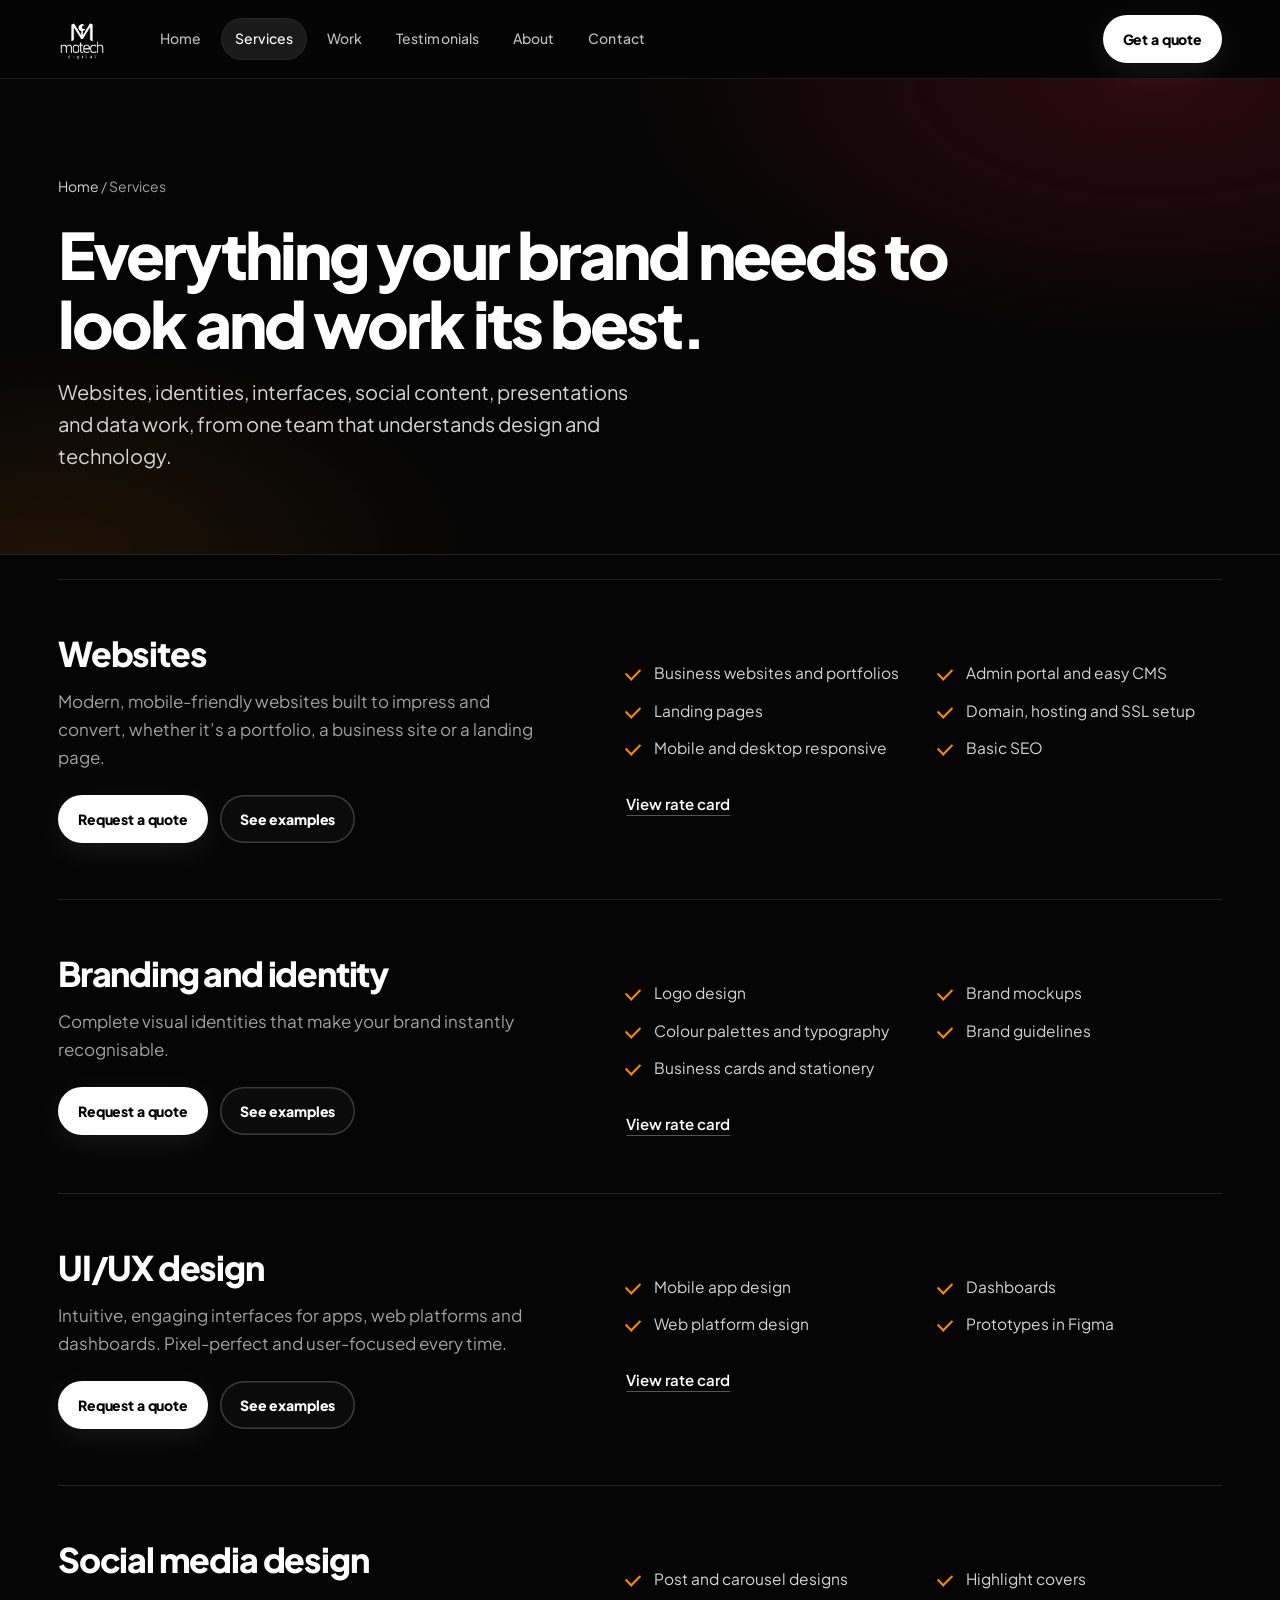
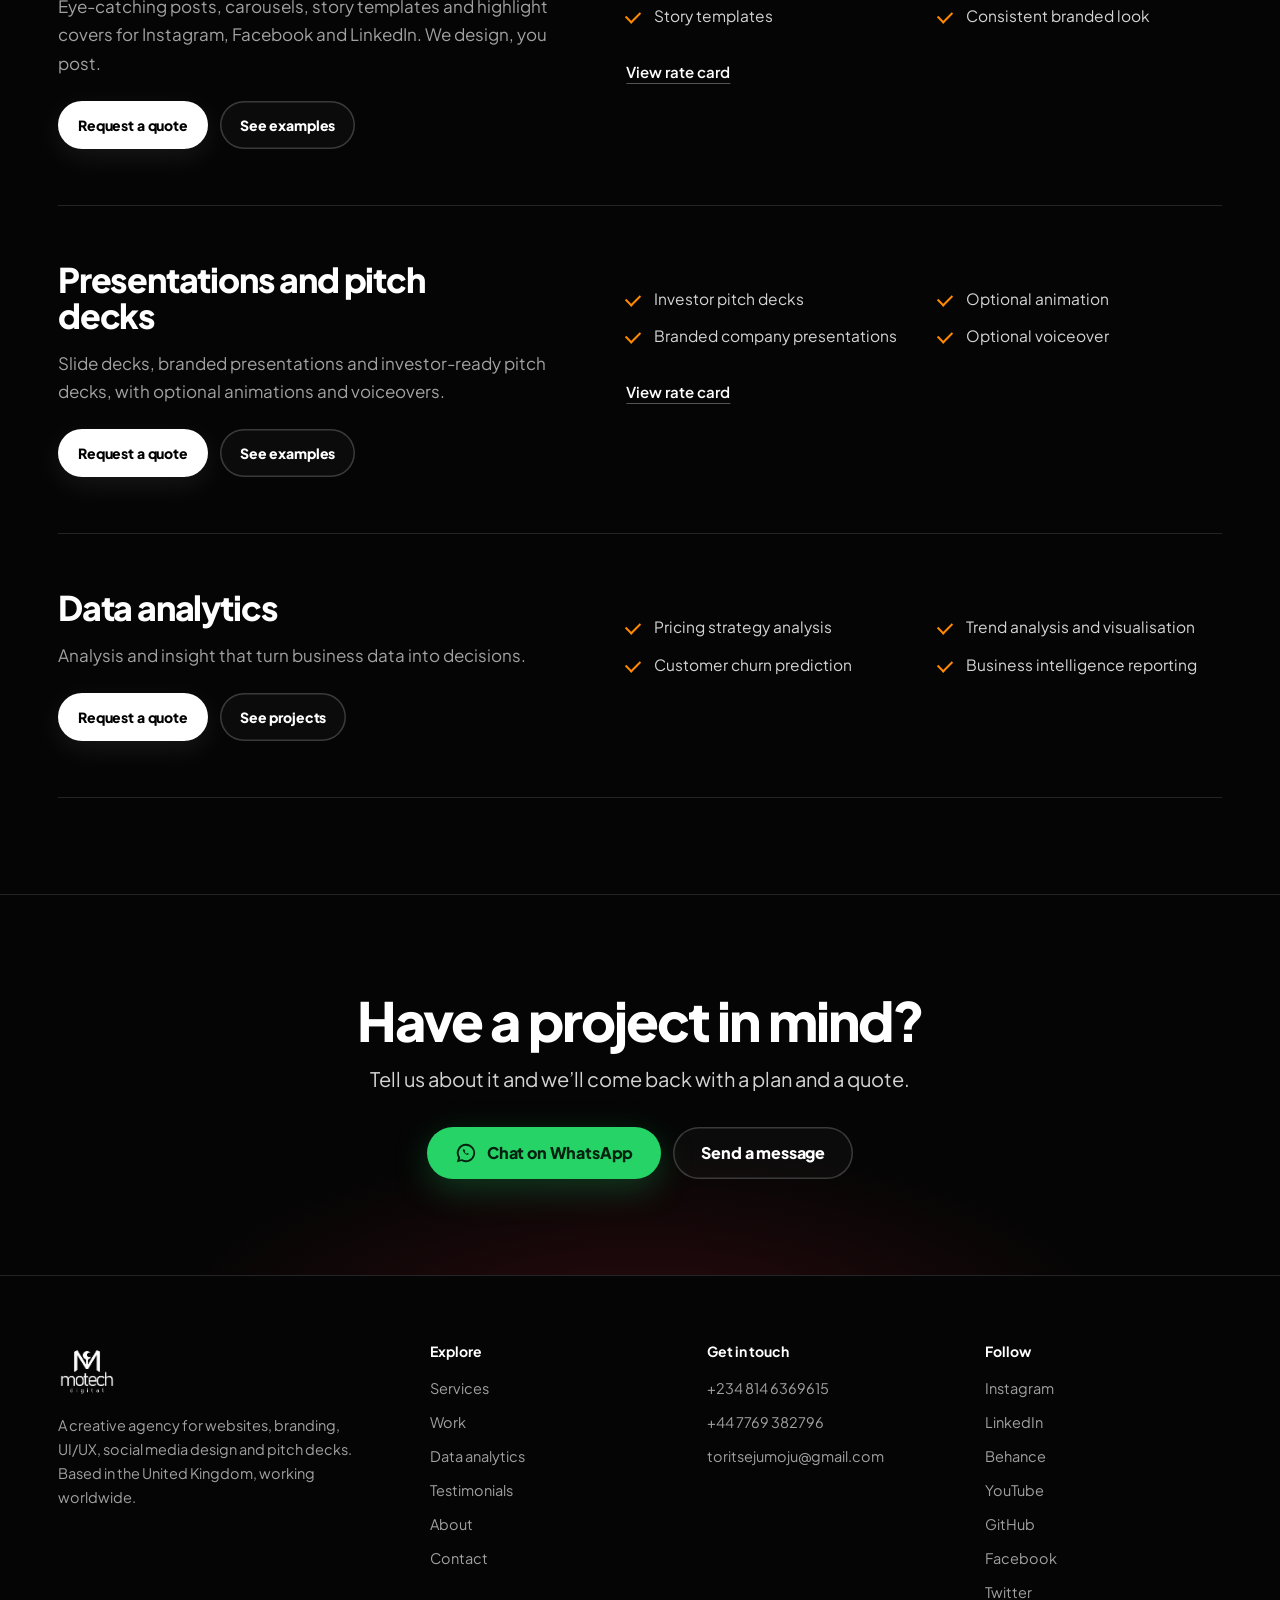
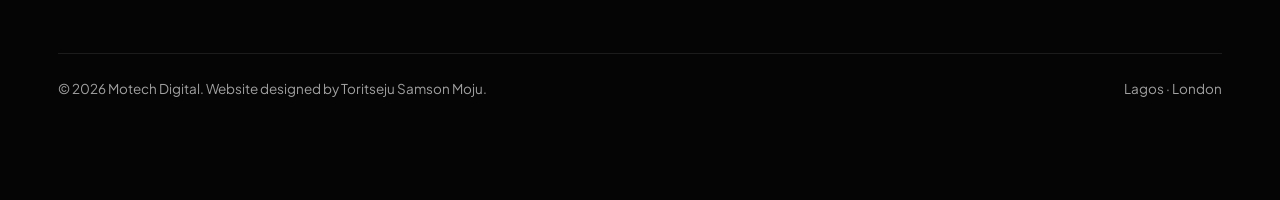
<file: services.html>
<!DOCTYPE html>
<html lang="en">
<head>
<meta charset="UTF-8">
<meta name="viewport" content="width=device-width, initial-scale=1">
<title>Services | Motech Digital</title>
<meta name="description" content="Websites, branding, UI/UX, social media design, pitch decks and data analytics from Motech Digital.">
<meta name="theme-color" content="#8b5cf6">
<meta property="og:title" content="Services | Motech Digital">
<meta property="og:description" content="Websites, branding, UI/UX, social media design, pitch decks and data analytics from Motech Digital.">
<meta property="og:type" content="website">
<meta property="og:image" content="img/generated/preview-motech.svg">
<link rel="icon" href="img/originals/logo.png" type="image/png">
<link rel="preconnect" href="https://fonts.googleapis.com">
<link rel="preconnect" href="https://fonts.gstatic.com" crossorigin>
<link href="https://fonts.googleapis.com/css2?family=Plus+Jakarta+Sans:wght@400;500;600;700;800&display=swap" rel="stylesheet">
<link rel="stylesheet" href="./css/style.css">
<style id="motech-css-fallback">
:root{
  --bg:#000;--panel:#0b0b0b;--panel2:#111;--line:#1f1f1f;--line2:#2c2c2c;
  --ink:#fff;--soft:#d4d4d4;--mute:#a1a1a1;
  --orange:#ff8a00;--red:#e4243a;--wa:#25d366;
  --grad:linear-gradient(90deg,var(--orange),var(--red));
  --r:16px;--max:1180px;color-scheme:dark;
}
*{box-sizing:border-box;margin:0}
html{scroll-behavior:smooth;scroll-padding-top:90px}
body{background:var(--bg);color:var(--ink);font:400 17px/1.65 "Plus Jakarta Sans",system-ui,-apple-system,"Segoe UI",sans-serif;-webkit-font-smoothing:antialiased;overflow-x:hidden}
img{display:block;max-width:100%;height:auto}
a{color:inherit}
h1,h2,h3{line-height:1.08;letter-spacing:-.035em;font-weight:800}
h1{font-size:clamp(38px,5vw,64px);letter-spacing:-.045em}
h2{font-size:clamp(28px,3.6vw,42px);margin-bottom:14px}
h3{font-size:19px;letter-spacing:-.02em;line-height:1.25}
p{color:var(--mute)}
.wrap{max-width:var(--max);margin:0 auto;padding:0 28px}
section{padding:96px 0}
.lead{font-size:clamp(17px,1.8vw,20px);color:var(--soft);max-width:600px;line-height:1.6}
.head{max-width:660px;margin-bottom:48px}
.head.row{max-width:none;display:flex;justify-content:space-between;align-items:flex-end;gap:32px}
.head.row>div{max-width:660px}
.g{background:var(--grad);-webkit-background-clip:text;background-clip:text;color:transparent}
.sr{position:absolute;width:1px;height:1px;overflow:hidden;clip:rect(0 0 0 0)}
:focus-visible{outline:3px solid #fff;outline-offset:3px;border-radius:6px}
[hidden]{display:none!important}

/* buttons + links */
.btn{display:inline-flex;align-items:center;justify-content:center;gap:10px;padding:15px 28px;border-radius:999px;font:800 16px/1 "Plus Jakarta Sans",system-ui,sans-serif;text-decoration:none;border:0;cursor:pointer;transition:transform .15s,box-shadow .15s,background .15s}
.btn:hover{transform:translateY(-2px)}
.btn svg{width:22px;height:22px;flex:none}
.btn.primary{background:#fff;color:#000}
.btn.ghost{background:transparent;color:#fff;box-shadow:inset 0 0 0 1.5px #3a3a3a}
.btn.ghost:hover{box-shadow:inset 0 0 0 1.5px #fff}
.btn.wa{background:var(--wa);color:#04210f;box-shadow:0 10px 34px rgba(37,211,102,.25)}
.btn.sm{padding:11px 20px;font-size:14px}
.link{font-weight:600;font-size:15px;color:#fff;text-decoration:underline;text-underline-offset:5px;text-decoration-color:#555;transition:text-decoration-color .15s}
.link:hover{text-decoration-color:var(--orange)}

/* promo bar */
.promo{background:var(--grad);color:#fff;font-weight:600;font-size:14px;text-align:center;padding:9px 16px}
.promo a{text-decoration:underline;text-underline-offset:3px;font-weight:800}

/* nav */
.nav{position:sticky;top:0;z-index:40;background:rgba(0,0,0,.85);backdrop-filter:blur(14px);-webkit-backdrop-filter:blur(14px);border-bottom:1px solid #161616}
.nav .wrap{display:flex;align-items:center;gap:32px;height:72px}
.nav .logo img{height:46px;width:auto}
.nav ul{display:flex;gap:6px;list-style:none;padding:0;margin:0 auto 0 8px}
.nav ul a{display:block;padding:9px 14px;border-radius:999px;text-decoration:none;font-size:15px;font-weight:500;color:#bdbdbd;transition:color .15s,background .15s}
.nav ul a:hover{color:#fff;background:#141414}
.nav ul a[aria-current=page]{color:#fff;background:#1a1a1a}
.nav ul a.bf{color:#fff}
.nav ul a.bf:before{content:"";display:inline-block;width:7px;height:7px;border-radius:50%;background:var(--grad);margin-right:8px;vertical-align:1px}
.menu{display:none;margin-left:auto;background:none;border:1.5px solid #333;color:#fff;border-radius:12px;width:46px;height:46px;cursor:pointer;font-size:20px}

/* hero (home) */
.hero{position:relative;padding:80px 0 104px;overflow:hidden;isolation:isolate}
.hero:before{content:"";position:absolute;inset:0;z-index:-1;background:url(img/generated/hero-bg.svg) 78% 40%/cover no-repeat;opacity:.55;-webkit-mask-image:linear-gradient(90deg,transparent 0,#000 45%,#000 100%);mask-image:linear-gradient(90deg,transparent 0,#000 45%,#000 100%)}
.hero:after{content:"";position:absolute;inset:auto 0 0 0;height:160px;z-index:-1;background:linear-gradient(transparent,#000)}
.hero .wrap{display:grid;grid-template-columns:1.1fr .9fr;gap:40px;align-items:center}
.hero h1{margin-bottom:24px}
.hero .lead{margin-bottom:36px}
.cta{display:flex;gap:12px;flex-wrap:wrap}
.shots{position:relative;aspect-ratio:1/.9}
.shots img{position:absolute;width:78%;filter:drop-shadow(0 26px 34px rgba(0,0,0,.6))}
.shots .a{left:0;top:0;z-index:1}.shots .b{right:0;top:22%;z-index:2}.shots .c{left:8%;bottom:0;z-index:3}

/* inner page header */
.phead{position:relative;padding:84px 0 72px;border-bottom:1px solid var(--line);overflow:hidden;isolation:isolate}
.phead:before{content:"";position:absolute;inset:0;z-index:-1;background:radial-gradient(640px 300px at 88% -10%,rgba(228,36,58,.22),transparent 70%),radial-gradient(520px 260px at 10% 120%,rgba(255,138,0,.10),transparent 70%)}
.phead .crumb{font-size:14px;color:var(--mute);margin-bottom:22px}
.phead .crumb a{text-decoration:none;color:var(--soft)}
.phead .crumb a:hover{color:#fff}
.phead h1{margin-bottom:18px;max-width:880px}
.phead .cta{margin-top:30px}

/* clients */
.clients{padding:38px 0 46px;border-bottom:1px solid var(--line)}
.clients p{text-align:center;font-size:14px;margin-bottom:24px}
.marquee{overflow:hidden;-webkit-mask-image:linear-gradient(90deg,transparent,#000 8%,#000 92%,transparent);mask-image:linear-gradient(90deg,transparent,#000 8%,#000 92%,transparent)}
.track{display:flex;width:max-content;gap:68px;list-style:none;padding:0;animation:slide 60s linear infinite;align-items:center}
.track img{height:46px;width:auto;opacity:.92}
@keyframes slide{to{transform:translateX(-50%)}}

/* service cards (home) */
.svc{display:grid;grid-template-columns:repeat(3,1fr);gap:1px;background:var(--line);border:1px solid var(--line);border-radius:var(--r);overflow:hidden;list-style:none;padding:0}
.svc li{background:var(--bg)}
.svc a{display:block;height:100%;padding:34px 30px 38px;text-decoration:none;transition:background .2s}
.svc a:hover{background:var(--panel2)}
.svc h3{margin-bottom:10px}
.svc p{font-size:15.5px}
.svc .more{display:inline-block;margin-top:16px;font-size:14px;font-weight:700;color:#fff}
.svc .more:after{content:" \2192";color:var(--orange)}

/* services page rows */
.rows{border-top:1px solid var(--line)}
.srow{display:grid;grid-template-columns:1fr 1.2fr;gap:64px;padding:56px 0;border-bottom:1px solid var(--line)}
.srow h2{font-size:clamp(26px,3vw,34px)}
.srow .cta{margin-top:24px}
.srow ul{list-style:none;padding:0;margin-top:18px;columns:2;column-gap:28px;font-size:15.5px;color:var(--soft)}
.srow li{break-inside:avoid;padding:6px 0 6px 28px;position:relative}
.srow li:before,.list li:before{content:"";position:absolute;left:0;top:14px;width:12px;height:7px;border-left:2.5px solid var(--orange);border-bottom:2.5px solid var(--orange);transform:rotate(-45deg)}

/* black friday teaser + offer */
.band{padding:0}
.offer-box{border-radius:28px;padding:1.5px;background:var(--grad)}
.offer-in{background:radial-gradient(900px 420px at 85% 0,rgba(228,36,58,.22),transparent 70%),radial-gradient(700px 360px at 0 100%,rgba(255,138,0,.12),transparent 70%),#050505;border-radius:27px;padding:64px 56px}
.offer-in h2{font-size:clamp(30px,4.2vw,50px);max-width:760px}
.facts{display:grid;grid-template-columns:1.3fr 1fr 1fr;gap:14px;margin:36px 0 26px;max-width:880px}
.fact{border:1.5px dashed #3a3a3a;border-radius:16px;padding:16px 18px}
.fact span{display:block;font-size:13px;color:var(--mute)}
.fact b{display:block;font-size:22px;font-weight:800;letter-spacing:-.03em;margin-top:2px}
.fact.price{border:2px solid var(--orange);background:rgba(255,138,0,.07)}
.fact.price b{font-size:clamp(38px,5.4vw,56px);background:var(--grad);-webkit-background-clip:text;background-clip:text;color:transparent;line-height:1.1}
.cd{display:flex;gap:10px;margin-bottom:30px}
.cd div{min-width:70px;padding:9px 8px;border-radius:12px;background:#141414;border:1px solid #2a2a2a;text-align:center}
.cd b{display:block;font-size:26px;font-weight:800;font-variant-numeric:tabular-nums;line-height:1.2}
.cd i{font-style:normal;font-size:12px;color:var(--mute)}
.sub{margin-top:12px;font-size:14px}
.split{display:grid;grid-template-columns:1fr 1fr;gap:64px;align-items:center}
.split h2{font-size:clamp(26px,3vw,34px)}
.list{list-style:none;padding:0;columns:2;column-gap:28px;font-size:15.5px;color:#e4e4e4;margin-top:14px}
.list li{break-inside:avoid;padding:7px 0 7px 28px;position:relative}
.cms p{margin-top:14px;max-width:460px;font-size:15.5px}
.steps{display:grid;grid-template-columns:repeat(3,1fr);gap:18px;list-style:none;padding:0;counter-reset:s}
.steps li{counter-increment:s;border:1.5px dashed #333;border-radius:18px;padding:26px}
.steps li:before{content:counter(s);display:block;font-size:40px;font-weight:800;line-height:1;margin-bottom:12px;background:var(--grad);-webkit-background-clip:text;background-clip:text;color:transparent}
.steps b{display:block;font-size:18px;margin-bottom:6px}
.steps span{color:var(--mute);font-size:15.5px}
.mini{display:grid;grid-template-columns:repeat(3,1fr);gap:26px 20px}
.mini img{width:100%}
.mini figcaption{font-size:14.5px;font-weight:600;margin-top:8px;color:#e6e6e6}
.slots{text-align:center;border:1.5px dashed var(--red);border-radius:24px;padding:52px 20px}
.slots .n{font-size:clamp(76px,14vw,120px);font-weight:800;line-height:1;letter-spacing:-.05em;background:var(--grad);-webkit-background-clip:text;background-clip:text;color:transparent}
.slots p{margin:10px auto 28px;max-width:440px;font-size:18px;color:#ddd}
.fine{font-size:13px;max-width:660px}
.teaser{display:flex;justify-content:space-between;gap:40px;align-items:center;flex-wrap:wrap}
.teaser h2{font-size:clamp(28px,3.6vw,42px);max-width:640px}
.teaser .right{display:flex;flex-direction:column;gap:18px;align-items:flex-start}
.teaser .price{font-size:clamp(44px,6vw,64px);font-weight:800;letter-spacing:-.04em;line-height:1}

/* work */
.tabs{display:flex;gap:8px;flex-wrap:wrap;margin-bottom:30px}
.tabs button{font:600 15px/1 "Plus Jakarta Sans",system-ui,sans-serif;color:#cfcfcf;background:transparent;border:1.5px solid var(--line2);padding:13px 20px;border-radius:999px;cursor:pointer;transition:border-color .15s,color .15s}
.tabs button:hover{border-color:#666;color:#fff}
.tabs button[aria-selected=true]{background:#fff;color:#000;border-color:#fff}
.panel-head{display:flex;justify-content:space-between;gap:24px;align-items:center;margin-bottom:28px}
.panel-head p{max-width:580px}
.gallery{display:grid;grid-template-columns:repeat(3,1fr);gap:34px 24px}
.card .thumb{display:block;width:100%;padding:0;border:1px solid var(--line);background:var(--panel);border-radius:14px;overflow:hidden;aspect-ratio:var(--ar,3/2);cursor:pointer;position:relative;transition:border-color .2s}
.card .thumb:hover{border-color:#555}
.card .thumb img{width:100%;height:100%;object-fit:cover;object-position:top;transition:transform .4s}
.card .thumb:hover img{transform:scale(1.04)}
.card figcaption{margin-top:12px}
.card figcaption b{display:block;font-size:16.5px}
.card figcaption span{display:block;font-size:14px;color:var(--mute)}
.card.gone{display:none}

/* projects */
.projects{list-style:none;padding:0;border-top:1px solid var(--line)}
.projects li{display:flex;justify-content:space-between;gap:40px;align-items:center;padding:30px 0;border-bottom:1px solid var(--line)}
.projects h3{margin-bottom:8px;font-size:21px}
.projects p{max-width:680px;font-size:15.5px}

/* testimonials */
.quotes{columns:3;column-gap:24px}
.quote{break-inside:avoid;margin-bottom:24px;background:var(--panel);border:1px solid var(--line);border-radius:var(--r);padding:30px}
.quote blockquote{font-size:16px;color:#e6e6e6;line-height:1.7;margin-bottom:22px}
.quote figcaption b{display:block;font-size:15px}
.quote figcaption span{font-size:14px;color:var(--mute)}
.quotes.three{columns:3}

/* about */
.about{display:grid;grid-template-columns:.8fr 1.2fr;gap:72px;align-items:start}
.about img{border-radius:22px;border:1px solid var(--line2);width:100%;max-width:440px;position:sticky;top:110px}
.role{color:var(--orange);font-weight:600;margin:6px 0 24px}
.about p{color:var(--soft)}.about p+p{margin-top:16px}
.social{display:flex;gap:24px;flex-wrap:wrap;margin-top:30px}
.facts-list{display:grid;grid-template-columns:repeat(3,1fr);gap:1px;background:var(--line);border:1px solid var(--line);border-radius:var(--r);overflow:hidden;margin-top:72px}
.facts-list div{background:var(--bg);padding:28px}
.facts-list b{display:block;font-size:18px;margin-bottom:6px}
.facts-list span{font-size:15px;color:var(--mute)}

/* contact */
.contact-grid{display:grid;grid-template-columns:1.1fr .9fr;gap:64px;align-items:start}
.form{display:grid;gap:18px}
.form label{display:grid;gap:8px;font-size:14px;font-weight:600;color:var(--soft)}
.form input,.form select,.form textarea{font:400 16px/1.4 "Plus Jakarta Sans",system-ui,sans-serif;color:#fff;background:var(--panel2);border:1.5px solid var(--line2);border-radius:12px;padding:14px 16px;width:100%}
.form textarea{min-height:150px;resize:vertical}
.form input:focus,.form select:focus,.form textarea:focus{outline:none;border-color:var(--orange)}
.form small{font-size:13px;color:var(--mute)}
.info{display:grid;gap:14px}
.info a.tile,.info .tile{display:block;border:1px solid var(--line);background:var(--panel);border-radius:var(--r);padding:22px 24px;text-decoration:none;transition:border-color .2s}
.info a.tile:hover{border-color:#555}
.tile span{display:block;font-size:13px;color:var(--mute)}
.tile b{display:block;font-size:18px;margin-top:2px}

/* cta band */
.ctaband{border-top:1px solid var(--line);text-align:center;padding:96px 0;background:radial-gradient(700px 300px at 50% 120%,rgba(228,36,58,.18),transparent 70%)}
.ctaband h2{font-size:clamp(30px,4.6vw,54px);max-width:760px;margin:0 auto 14px}
.ctaband .lead{margin:0 auto 32px}
.ctaband .cta{justify-content:center}

/* footer */
footer{border-top:1px solid var(--line);padding:64px 0 100px;font-size:14.5px;color:var(--mute)}
.fgrid{display:grid;grid-template-columns:1.4fr 1fr 1fr 1fr;gap:40px}
.fgrid img{height:56px;width:auto;margin-bottom:16px}
.fgrid p{max-width:320px;font-size:14.5px}
.fgrid h4{font-size:14px;color:#fff;margin-bottom:14px;font-weight:700}
.fgrid ul{list-style:none;padding:0;display:grid;gap:10px}
.fgrid a{text-decoration:none;color:var(--mute)}.fgrid a:hover{color:#fff}
.fbase{margin-top:48px;padding-top:24px;border-top:1px solid var(--line);display:flex;justify-content:space-between;gap:16px;flex-wrap:wrap;font-size:13.5px}

/* sticky offer bar + lightbox */
.bar{position:fixed;left:0;right:0;bottom:0;z-index:50;padding:12px 16px calc(12px + env(safe-area-inset-bottom,0px));background:rgba(0,0,0,.94);backdrop-filter:blur(8px);border-top:1px solid #222;display:flex;gap:16px;align-items:center;justify-content:center;transform:translateY(110%);transition:transform .3s}
.bar.show{transform:none}
.bar .btn{padding:13px 26px;font-size:16px;flex:1;max-width:440px}
.bar span{font-size:14px;color:var(--mute);display:none}
dialog{border:0;background:transparent;max-width:min(94vw,1100px);max-height:92vh;padding:0;color:#fff;overflow:visible}
dialog::backdrop{background:rgba(0,0,0,.88)}
dialog img{max-height:84vh;width:auto;margin:0 auto;border-radius:10px}
dialog button{position:absolute;top:-8px;right:-8px;width:42px;height:42px;border-radius:50%;border:0;background:#fff;color:#000;font-size:22px;cursor:pointer}

@media(min-width:720px){.bar span{display:block}}
@media(max-width:1020px){
  .hero .wrap,.about,.split,.contact-grid,.srow{grid-template-columns:1fr;gap:40px}
  .shots{max-width:560px}
  .svc{grid-template-columns:repeat(2,1fr)}
  .gallery,.mini{grid-template-columns:repeat(2,1fr)}
  .quotes,.quotes.three{columns:2}
  .offer-in{padding:48px 28px}
  .nav ul,.nav>.wrap>.btn{display:none}
  .menu{display:block}
  .nav.open ul{display:flex;flex-direction:column;position:absolute;left:0;right:0;top:72px;background:#000;border-bottom:1px solid #222;padding:14px 20px 22px;gap:4px;margin:0}
  .nav.open ul a{padding:13px 14px;font-size:16px}
  section{padding:68px 0}
  .about img{position:static}
  .fgrid{grid-template-columns:1fr 1fr}
  .head.row{flex-direction:column;align-items:flex-start;gap:16px}
}
@media(max-width:640px){
  .wrap{padding:0 22px}
  .svc,.steps,.gallery,.facts-list{grid-template-columns:1fr}
  .mini{grid-template-columns:1fr 1fr}
  .quotes,.quotes.three{columns:1}
  .facts{grid-template-columns:1fr 1fr}.fact.price{grid-column:1/-1}
  .list,.srow ul{columns:1}
  .panel-head,.projects li{flex-direction:column;align-items:flex-start;gap:14px}
  .cd div{flex:1;min-width:0}
  .hero{padding:52px 0 68px}
  .phead{padding:56px 0 48px}
  .hero .btn,.offer-in .btn,.slots .btn{width:100%}
  .tabs{flex-wrap:nowrap;overflow-x:auto;margin-inline:-22px;padding-inline:22px;scrollbar-width:none}
  .tabs button{white-space:nowrap}
  .fgrid{grid-template-columns:1fr}
  .teaser{flex-direction:column;align-items:flex-start}
}
@media(prefers-reduced-motion:reduce){.track{animation:none}.bar,.card .thumb img,.btn{transition:none}html{scroll-behavior:auto}}


/* Professional polish: retain Motech's black, orange and red identity. */
:root{--panel:#0d0d0f;--panel2:#141416;--line:#242427;--line2:#35353a;--max:1220px}
body{background:radial-gradient(900px 520px at 88% -10%,rgba(228,36,58,.075),transparent 68%),#050505}
::selection{background:rgba(255,138,0,.35);color:#fff}
.wrap{width:100%}
section{position:relative}
.nav{background:rgba(5,5,5,.88);border-bottom-color:rgba(255,255,255,.09)}
.nav .wrap{height:78px}
.nav .logo img{height:48px;width:auto;max-width:190px;object-fit:contain}
.nav ul a{font-size:14px;letter-spacing:.005em}
.nav ul a[aria-current=page]{box-shadow:inset 0 0 0 1px rgba(255,255,255,.06)}
.btn{min-height:48px;letter-spacing:-.01em}
.btn.primary{box-shadow:0 8px 28px rgba(255,255,255,.08)}
.btn.primary:hover{box-shadow:0 12px 34px rgba(255,138,0,.18)}
.btn.ghost{background:rgba(255,255,255,.025)}
.hero{padding-top:96px;padding-bottom:108px}
.hero:before{background:url(img/generated/hero-bg.svg) 70% 35%/cover no-repeat;opacity:.72;-webkit-mask-image:linear-gradient(90deg,transparent 0,#000 28%,#000 100%);mask-image:linear-gradient(90deg,transparent 0,#000 28%,#000 100%)}
.hero h1{max-width:740px;font-size:clamp(42px,5.2vw,72px);line-height:1.02}
.hero .lead{max-width:590px}
.shots{filter:drop-shadow(0 25px 55px rgba(0,0,0,.3))}
.shots img{border:1px solid rgba(255,255,255,.18);border-radius:15px;background:#111;aspect-ratio:900/613;object-fit:cover}
.clients{background:rgba(255,255,255,.018);border-color:rgba(255,255,255,.08)}
.track{gap:48px}
.track img{max-width:180px;object-fit:contain;filter:grayscale(.15)}
.svc{gap:1px;border-color:#29292c;background:#29292c}
.svc a{min-height:218px;padding:32px;position:relative}
.svc a:after{content:"↗";position:absolute;right:24px;top:24px;color:var(--orange);font-size:20px;opacity:0;transform:translate(-4px,4px);transition:.2s}
.svc a:hover:after{opacity:1;transform:none}
.svc h3{font-size:20px;margin-bottom:13px}
.gallery{gap:22px}
.card{min-width:0;overflow:hidden;border:1px solid rgba(255,255,255,.1);border-radius:18px;background:linear-gradient(145deg,#121214,#090909);transition:transform .22s,border-color .22s,box-shadow .22s}
.card:hover{transform:translateY(-4px);border-color:rgba(255,138,0,.45);box-shadow:0 18px 48px rgba(0,0,0,.25)}
.card .thumb{display:block;overflow:hidden;background:#111;border-radius:0;position:relative}
.card .thumb img{width:100%;height:100%;aspect-ratio:var(--ar,16/10);object-fit:cover;transition:transform .35s ease,filter .35s ease}
.card:hover .thumb img{transform:scale(1.035);filter:saturate(1.08)}
.card figcaption{padding:16px 18px 19px;display:grid;gap:4px}
.card figcaption b{font-size:15px;line-height:1.4}
.card figcaption span{color:var(--mute);font-size:13px}
.gallery .card .thumb{aspect-ratio:var(--ar,16/10)}
.phead{padding-top:96px;padding-bottom:82px}
.phead h1{max-width:900px}
.phead:before{background:radial-gradient(760px 380px at 90% 0,rgba(228,36,58,.18),transparent 70%),radial-gradient(600px 300px at 4% 100%,rgba(255,138,0,.1),transparent 70%)}
.head{margin-bottom:38px}
.head p{font-size:16px;max-width:600px}
.srow{gap:72px}
.srow h2{max-width:440px}
.offer-box{box-shadow:0 30px 80px rgba(0,0,0,.25)}
.offer-in{padding:68px 60px}
.fact,.steps li{background:rgba(255,255,255,.018)}
.about{gap:80px}
.about img{object-fit:cover;background:#101010;box-shadow:0 24px 70px rgba(0,0,0,.24)}
.quote{background:linear-gradient(145deg,#111113,#090909);border-color:rgba(255,255,255,.09)}
.quote blockquote{font-size:15.5px}
.contact-grid{gap:72px}
.form input,.form select,.form textarea{transition:border-color .2s,box-shadow .2s;background:#101012}
.form input:focus,.form select:focus,.form textarea:focus{box-shadow:0 0 0 3px rgba(255,138,0,.12)}
.info a.tile,.info .tile{background:linear-gradient(145deg,#121214,#090909);border-color:rgba(255,255,255,.09)}
footer{background:#050505}
.fgrid img{max-width:210px;height:auto;max-height:58px;object-fit:contain;object-position:left center}
.fgrid a{transition:color .18s}
.fbase{border-color:rgba(255,255,255,.09)}
:focus-visible{outline-color:var(--orange);outline-offset:4px}
@media(max-width:1020px){
 .nav .wrap{height:72px}
 .hero{padding-top:68px}
 .hero .wrap{gap:32px}
 .shots{width:100%;margin:0 auto}
 .nav.open ul{top:72px;background:rgba(5,5,5,.98);backdrop-filter:blur(16px);padding:18px 22px 24px}
 .nav.open ul a{border-radius:10px}
 .offer-in{padding:48px 30px}
}
@media(max-width:640px){
 body{font-size:16px}
 .wrap{padding-left:20px;padding-right:20px}
 section{padding:60px 0}
 .hero{padding:52px 0 58px}
 .hero h1{font-size:clamp(39px,11vw,54px)}
 .hero .wrap{gap:30px}
 .shots{aspect-ratio:1.05}
 .shots img{width:82%;border-radius:10px}
 .phead{padding:54px 0 48px}
 .nav .logo img{max-width:155px;height:42px}
 .svc a{min-height:0;padding:26px 24px}
 .gallery{gap:16px}
 .card figcaption{padding:13px 14px 16px}
 .offer-in{padding:34px 22px;border-radius:22px}
 .offer-box{border-radius:23px}
 .facts{gap:10px}
 .fact{padding:13px}
 .fact b{font-size:18px}
 .cd{gap:7px}
 .cd div{padding:8px 5px;border-radius:9px}
 .cd b{font-size:22px}
 .cta{width:100%}
 .cta .btn{flex:1}
 .fgrid{gap:30px}
 .fbase{margin-top:32px}
}
@media(prefers-reduced-motion:reduce){.card,.card .thumb img,.svc a:after{transition:none}}

</style>
</head>
<body>
<div class="promo" data-offer>Black Friday: a complete business website for ₦250,000. 20 slots, ends 25 Nov. <a href="black-friday.html">See what&rsquo;s included</a></div>
<header class="nav" id="nav">
  <div class="wrap">
    <a class="logo" href="index.html" aria-label="Motech Digital home"><img src="img/originals/logowhite.png" alt="Motech Digital" width="46" height="46"></a>
    <ul id="menu"><li><a href="index.html">Home</a></li><li><a href="services.html" aria-current="page">Services</a></li><li><a href="work.html">Work</a></li><li data-offer><a href="black-friday.html" class="bf">Black Friday</a></li><li><a href="testimonials.html">Testimonials</a></li><li><a href="about.html">About</a></li><li><a href="contact.html">Contact</a></li></ul>
    <a class="btn primary sm" href="contact.html">Get a quote</a>
    <button class="menu" id="menubtn" aria-label="Menu" aria-expanded="false" aria-controls="menu">&#9776;</button>
  </div>
</header>
<main>
<section class="phead"><div class="wrap">
  <p class="crumb"><a href="index.html">Home</a> / Services</p>
  <h1>Everything your brand needs to look and work its best.</h1>
  <p class="lead">Websites, identities, interfaces, social content, presentations and data work, from one team that understands design and technology.</p>
</div></section>
<section style="padding-top:24px"><div class="wrap"><div class="rows"><div class="srow" id="web"><div><h2>Websites</h2><p>Modern, mobile-friendly websites built to impress and convert, whether it’s a portfolio, a business site or a landing page.</p>
<div class="cta"><a class="btn primary sm" href="contact.html?service=Websites">Request a quote</a><a class="btn ghost sm" href="work.html#web">See examples</a></div></div>
<div><ul><li>Business websites and portfolios</li><li>Landing pages</li><li>Mobile and desktop responsive</li><li>Admin portal and easy CMS</li><li>Domain, hosting and SSL setup</li><li>Basic SEO</li></ul><p style="margin-top:22px"><a class="link" href="https://drive.google.com/file/d/1Zg2qAwXR-aa1TIMLdpfca1IYIRLx5Mst/view?usp=sharing" target="_blank" rel="noopener">View rate card</a></p></div></div><div class="srow" id="brand"><div><h2>Branding and identity</h2><p>Complete visual identities that make your brand instantly recognisable.</p>
<div class="cta"><a class="btn primary sm" href="contact.html?service=Branding and identity">Request a quote</a><a class="btn ghost sm" href="work.html#brand">See examples</a></div></div>
<div><ul><li>Logo design</li><li>Colour palettes and typography</li><li>Business cards and stationery</li><li>Brand mockups</li><li>Brand guidelines</li></ul><p style="margin-top:22px"><a class="link" href="https://drive.google.com/file/d/1DfPut3KBk8Am5NeQtLsFoHlRPkXuV8yf/view?usp=sharing" target="_blank" rel="noopener">View rate card</a></p></div></div><div class="srow" id="ui"><div><h2>UI/UX design</h2><p>Intuitive, engaging interfaces for apps, web platforms and dashboards. Pixel-perfect and user-focused every time.</p>
<div class="cta"><a class="btn primary sm" href="contact.html?service=UI/UX design">Request a quote</a><a class="btn ghost sm" href="work.html#ui">See examples</a></div></div>
<div><ul><li>Mobile app design</li><li>Web platform design</li><li>Dashboards</li><li>Prototypes in Figma</li></ul><p style="margin-top:22px"><a class="link" href="https://drive.google.com/file/d/1pXXURjaCaT2tuF8prM8LQvK2iRC6Du67/view?usp=sharing" target="_blank" rel="noopener">View rate card</a></p></div></div><div class="srow" id="social"><div><h2>Social media design</h2><p>Eye-catching posts, carousels, story templates and highlight covers for Instagram, Facebook and LinkedIn. We design, you post.</p>
<div class="cta"><a class="btn primary sm" href="contact.html?service=Social media design">Request a quote</a><a class="btn ghost sm" href="work.html#social">See examples</a></div></div>
<div><ul><li>Post and carousel designs</li><li>Story templates</li><li>Highlight covers</li><li>Consistent branded look</li></ul><p style="margin-top:22px"><a class="link" href="https://drive.google.com/file/d/1DfPut3KBk8Am5NeQtLsFoHlRPkXuV8yf/view?usp=sharing" target="_blank" rel="noopener">View rate card</a></p></div></div><div class="srow" id="deck"><div><h2>Presentations and pitch decks</h2><p>Slide decks, branded presentations and investor-ready pitch decks, with optional animations and voiceovers.</p>
<div class="cta"><a class="btn primary sm" href="contact.html?service=Presentations and pitch decks">Request a quote</a><a class="btn ghost sm" href="work.html#deck">See examples</a></div></div>
<div><ul><li>Investor pitch decks</li><li>Branded company presentations</li><li>Optional animation</li><li>Optional voiceover</li></ul><p style="margin-top:22px"><a class="link" href="https://drive.google.com/file/d/1IPvwDE75NU8HaOnHDdLZeqTzCcZEgfH2/view?usp=sharing" target="_blank" rel="noopener">View rate card</a></p></div></div><div class="srow" id="data"><div><h2>Data analytics</h2><p>Analysis and insight that turn business data into decisions.</p>
<div class="cta"><a class="btn primary sm" href="contact.html?service=Data analytics">Request a quote</a><a class="btn ghost sm" href="data-analytics.html">See projects</a></div></div>
<div><ul><li>Pricing strategy analysis</li><li>Customer churn prediction</li><li>Trend analysis and visualisation</li><li>Business intelligence reporting</li></ul></div></div></div></div></section><section class="ctaband"><div class="wrap">
  <h2>Have a project in mind?</h2><p class="lead">Tell us about it and we&rsquo;ll come back with a plan and a quote.</p>
  <div class="cta"><a class="btn wa" href="https://wa.me/447769382796" target="_blank" rel="noopener"><svg viewBox="0 0 24 24" fill="currentColor" aria-hidden="true"><path d="M12 2a10 10 0 0 0-8.6 15.1L2 22l5-1.3A10 10 0 1 0 12 2zm0 2a8 8 0 1 1-4.1 14.9l-.3-.2-2.6.7.7-2.5-.2-.3A8 8 0 0 1 12 4z"/><path d="M9 8c-.3.4-.6 1-.2 1.9.5 1.2 1.6 2.6 3 3.4 1 .6 1.8.8 2.4.5.5-.2.8-.7.9-1l-1.6-.8-.7.7c-1-.4-1.9-1.2-2.3-2.2l.7-.6L10 8z"/></svg>Chat on WhatsApp</a><a class="btn ghost" href="contact.html">Send a message</a></div>
</div></section>
</main>
<footer>
  <div class="wrap">
    <div class="fgrid">
      <div>
        <img src="img/originals/logowhite.png" alt="Motech Digital" width="56" height="56">
        <p>A creative agency for websites, branding, UI/UX, social media design and pitch decks. Based in the United Kingdom, working worldwide.</p>
      </div>
      <div><h4>Explore</h4><ul>
        <li><a href="services.html">Services</a></li><li><a href="work.html">Work</a></li><li><a href="data-analytics.html">Data analytics</a></li>
        <li><a href="testimonials.html">Testimonials</a></li><li><a href="about.html">About</a></li><li><a href="contact.html">Contact</a></li></ul></div>
      <div><h4>Get in touch</h4><ul>
        <li><a href="https://wa.me/2348146369615" target="_blank" rel="noopener">+234 814 6369615</a></li>
        <li><a href="https://wa.me/447769382796" target="_blank" rel="noopener">+44 7769 382796</a></li>
        <li><a href="mailto:toritsejumoju@gmail.com">toritsejumoju@gmail.com</a></li></ul></div>
      <div><h4>Follow</h4><ul>
        <li><a href="https://www.instagram.com/thatdigital_guy" target="_blank" rel="noopener">Instagram</a></li>
        <li><a href="https://www.linkedin.com/in/mojutoju" target="_blank" rel="noopener">LinkedIn</a></li>
        <li><a href="https://www.behance.net/mojutojusamson" target="_blank" rel="noopener">Behance</a></li>
        <li><a href="https://youtube.com/@tmcreatives" target="_blank" rel="noopener">YouTube</a></li>
        <li><a href="https://www.github.com/mojutoju" target="_blank" rel="noopener">GitHub</a></li>
        <li><a href="https://web.facebook.com/tojumoju" target="_blank" rel="noopener">Facebook</a></li>
        <li><a href="https://www.twitter.com/itss_toju" target="_blank" rel="noopener">Twitter</a></li></ul></div>
    </div>
    <div class="fbase"><span>&copy; 2026 Motech Digital. Website designed by Toritseju Samson Moju.</span><span>Lagos &middot; London</span></div>
  </div>
</footer>
<script src="js/site.js"></script>
</body>
</html>
</file>
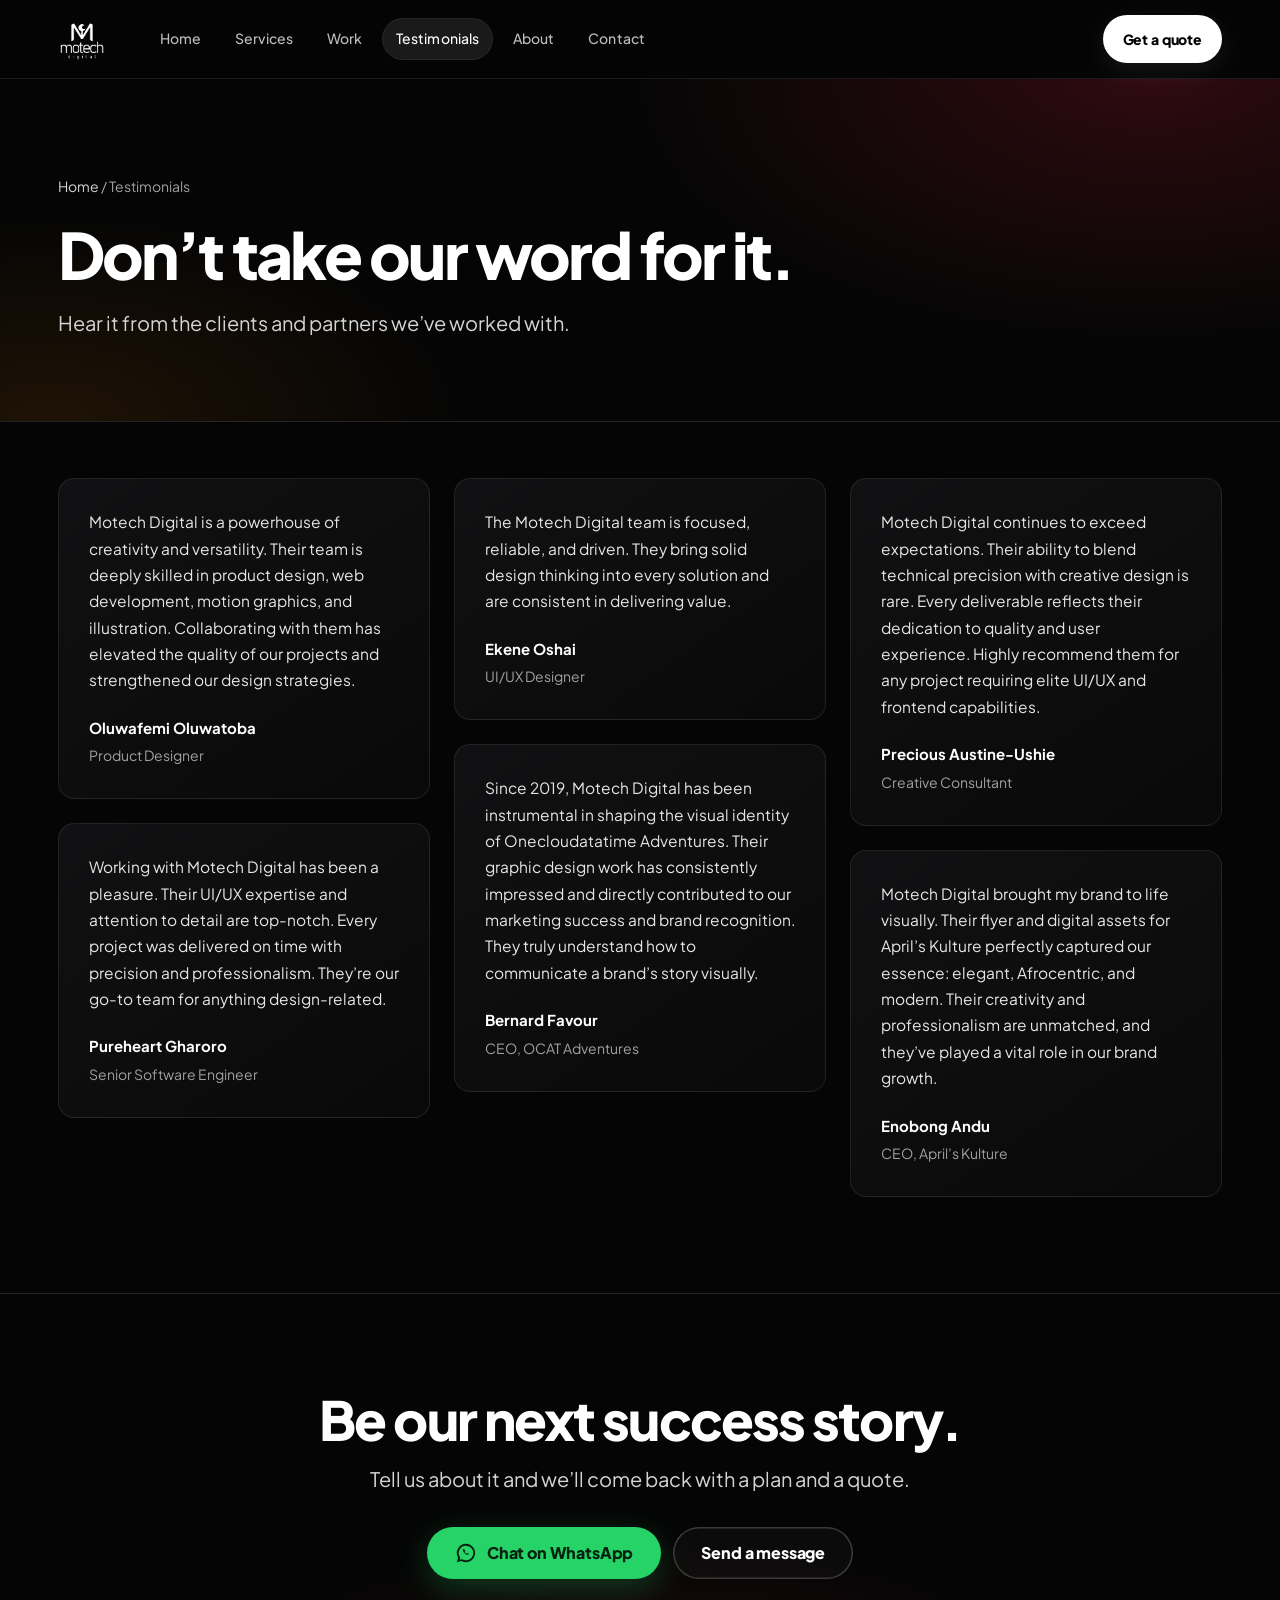
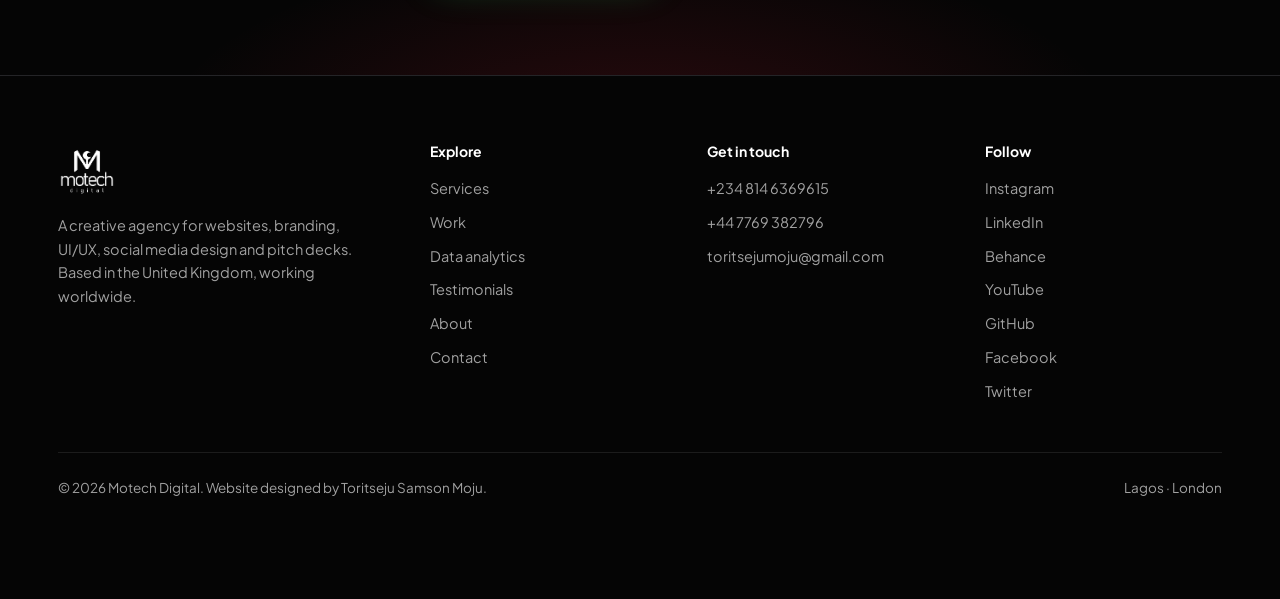
<file: testimonials.html>
<!DOCTYPE html>
<html lang="en">
<head>
<meta charset="UTF-8">
<meta name="viewport" content="width=device-width, initial-scale=1">
<title>Testimonials | Motech Digital</title>
<meta name="description" content="What clients and partners say about working with Motech Digital.">
<meta name="theme-color" content="#8b5cf6">
<meta property="og:title" content="Testimonials | Motech Digital">
<meta property="og:description" content="What clients and partners say about working with Motech Digital.">
<meta property="og:type" content="website">
<meta property="og:image" content="img/generated/preview-motech.svg">
<link rel="icon" href="img/originals/logo.png" type="image/png">
<link rel="preconnect" href="https://fonts.googleapis.com">
<link rel="preconnect" href="https://fonts.gstatic.com" crossorigin>
<link href="https://fonts.googleapis.com/css2?family=Plus+Jakarta+Sans:wght@400;500;600;700;800&display=swap" rel="stylesheet">
<link rel="stylesheet" href="./css/style.css">
<style id="motech-css-fallback">
:root{
  --bg:#000;--panel:#0b0b0b;--panel2:#111;--line:#1f1f1f;--line2:#2c2c2c;
  --ink:#fff;--soft:#d4d4d4;--mute:#a1a1a1;
  --orange:#ff8a00;--red:#e4243a;--wa:#25d366;
  --grad:linear-gradient(90deg,var(--orange),var(--red));
  --r:16px;--max:1180px;color-scheme:dark;
}
*{box-sizing:border-box;margin:0}
html{scroll-behavior:smooth;scroll-padding-top:90px}
body{background:var(--bg);color:var(--ink);font:400 17px/1.65 "Plus Jakarta Sans",system-ui,-apple-system,"Segoe UI",sans-serif;-webkit-font-smoothing:antialiased;overflow-x:hidden}
img{display:block;max-width:100%;height:auto}
a{color:inherit}
h1,h2,h3{line-height:1.08;letter-spacing:-.035em;font-weight:800}
h1{font-size:clamp(38px,5vw,64px);letter-spacing:-.045em}
h2{font-size:clamp(28px,3.6vw,42px);margin-bottom:14px}
h3{font-size:19px;letter-spacing:-.02em;line-height:1.25}
p{color:var(--mute)}
.wrap{max-width:var(--max);margin:0 auto;padding:0 28px}
section{padding:96px 0}
.lead{font-size:clamp(17px,1.8vw,20px);color:var(--soft);max-width:600px;line-height:1.6}
.head{max-width:660px;margin-bottom:48px}
.head.row{max-width:none;display:flex;justify-content:space-between;align-items:flex-end;gap:32px}
.head.row>div{max-width:660px}
.g{background:var(--grad);-webkit-background-clip:text;background-clip:text;color:transparent}
.sr{position:absolute;width:1px;height:1px;overflow:hidden;clip:rect(0 0 0 0)}
:focus-visible{outline:3px solid #fff;outline-offset:3px;border-radius:6px}
[hidden]{display:none!important}

/* buttons + links */
.btn{display:inline-flex;align-items:center;justify-content:center;gap:10px;padding:15px 28px;border-radius:999px;font:800 16px/1 "Plus Jakarta Sans",system-ui,sans-serif;text-decoration:none;border:0;cursor:pointer;transition:transform .15s,box-shadow .15s,background .15s}
.btn:hover{transform:translateY(-2px)}
.btn svg{width:22px;height:22px;flex:none}
.btn.primary{background:#fff;color:#000}
.btn.ghost{background:transparent;color:#fff;box-shadow:inset 0 0 0 1.5px #3a3a3a}
.btn.ghost:hover{box-shadow:inset 0 0 0 1.5px #fff}
.btn.wa{background:var(--wa);color:#04210f;box-shadow:0 10px 34px rgba(37,211,102,.25)}
.btn.sm{padding:11px 20px;font-size:14px}
.link{font-weight:600;font-size:15px;color:#fff;text-decoration:underline;text-underline-offset:5px;text-decoration-color:#555;transition:text-decoration-color .15s}
.link:hover{text-decoration-color:var(--orange)}

/* promo bar */
.promo{background:var(--grad);color:#fff;font-weight:600;font-size:14px;text-align:center;padding:9px 16px}
.promo a{text-decoration:underline;text-underline-offset:3px;font-weight:800}

/* nav */
.nav{position:sticky;top:0;z-index:40;background:rgba(0,0,0,.85);backdrop-filter:blur(14px);-webkit-backdrop-filter:blur(14px);border-bottom:1px solid #161616}
.nav .wrap{display:flex;align-items:center;gap:32px;height:72px}
.nav .logo img{height:46px;width:auto}
.nav ul{display:flex;gap:6px;list-style:none;padding:0;margin:0 auto 0 8px}
.nav ul a{display:block;padding:9px 14px;border-radius:999px;text-decoration:none;font-size:15px;font-weight:500;color:#bdbdbd;transition:color .15s,background .15s}
.nav ul a:hover{color:#fff;background:#141414}
.nav ul a[aria-current=page]{color:#fff;background:#1a1a1a}
.nav ul a.bf{color:#fff}
.nav ul a.bf:before{content:"";display:inline-block;width:7px;height:7px;border-radius:50%;background:var(--grad);margin-right:8px;vertical-align:1px}
.menu{display:none;margin-left:auto;background:none;border:1.5px solid #333;color:#fff;border-radius:12px;width:46px;height:46px;cursor:pointer;font-size:20px}

/* hero (home) */
.hero{position:relative;padding:80px 0 104px;overflow:hidden;isolation:isolate}
.hero:before{content:"";position:absolute;inset:0;z-index:-1;background:url(img/generated/hero-bg.svg) 78% 40%/cover no-repeat;opacity:.55;-webkit-mask-image:linear-gradient(90deg,transparent 0,#000 45%,#000 100%);mask-image:linear-gradient(90deg,transparent 0,#000 45%,#000 100%)}
.hero:after{content:"";position:absolute;inset:auto 0 0 0;height:160px;z-index:-1;background:linear-gradient(transparent,#000)}
.hero .wrap{display:grid;grid-template-columns:1.1fr .9fr;gap:40px;align-items:center}
.hero h1{margin-bottom:24px}
.hero .lead{margin-bottom:36px}
.cta{display:flex;gap:12px;flex-wrap:wrap}
.shots{position:relative;aspect-ratio:1/.9}
.shots img{position:absolute;width:78%;filter:drop-shadow(0 26px 34px rgba(0,0,0,.6))}
.shots .a{left:0;top:0;z-index:1}.shots .b{right:0;top:22%;z-index:2}.shots .c{left:8%;bottom:0;z-index:3}

/* inner page header */
.phead{position:relative;padding:84px 0 72px;border-bottom:1px solid var(--line);overflow:hidden;isolation:isolate}
.phead:before{content:"";position:absolute;inset:0;z-index:-1;background:radial-gradient(640px 300px at 88% -10%,rgba(228,36,58,.22),transparent 70%),radial-gradient(520px 260px at 10% 120%,rgba(255,138,0,.10),transparent 70%)}
.phead .crumb{font-size:14px;color:var(--mute);margin-bottom:22px}
.phead .crumb a{text-decoration:none;color:var(--soft)}
.phead .crumb a:hover{color:#fff}
.phead h1{margin-bottom:18px;max-width:880px}
.phead .cta{margin-top:30px}

/* clients */
.clients{padding:38px 0 46px;border-bottom:1px solid var(--line)}
.clients p{text-align:center;font-size:14px;margin-bottom:24px}
.marquee{overflow:hidden;-webkit-mask-image:linear-gradient(90deg,transparent,#000 8%,#000 92%,transparent);mask-image:linear-gradient(90deg,transparent,#000 8%,#000 92%,transparent)}
.track{display:flex;width:max-content;gap:68px;list-style:none;padding:0;animation:slide 60s linear infinite;align-items:center}
.track img{height:46px;width:auto;opacity:.92}
@keyframes slide{to{transform:translateX(-50%)}}

/* service cards (home) */
.svc{display:grid;grid-template-columns:repeat(3,1fr);gap:1px;background:var(--line);border:1px solid var(--line);border-radius:var(--r);overflow:hidden;list-style:none;padding:0}
.svc li{background:var(--bg)}
.svc a{display:block;height:100%;padding:34px 30px 38px;text-decoration:none;transition:background .2s}
.svc a:hover{background:var(--panel2)}
.svc h3{margin-bottom:10px}
.svc p{font-size:15.5px}
.svc .more{display:inline-block;margin-top:16px;font-size:14px;font-weight:700;color:#fff}
.svc .more:after{content:" \2192";color:var(--orange)}

/* services page rows */
.rows{border-top:1px solid var(--line)}
.srow{display:grid;grid-template-columns:1fr 1.2fr;gap:64px;padding:56px 0;border-bottom:1px solid var(--line)}
.srow h2{font-size:clamp(26px,3vw,34px)}
.srow .cta{margin-top:24px}
.srow ul{list-style:none;padding:0;margin-top:18px;columns:2;column-gap:28px;font-size:15.5px;color:var(--soft)}
.srow li{break-inside:avoid;padding:6px 0 6px 28px;position:relative}
.srow li:before,.list li:before{content:"";position:absolute;left:0;top:14px;width:12px;height:7px;border-left:2.5px solid var(--orange);border-bottom:2.5px solid var(--orange);transform:rotate(-45deg)}

/* black friday teaser + offer */
.band{padding:0}
.offer-box{border-radius:28px;padding:1.5px;background:var(--grad)}
.offer-in{background:radial-gradient(900px 420px at 85% 0,rgba(228,36,58,.22),transparent 70%),radial-gradient(700px 360px at 0 100%,rgba(255,138,0,.12),transparent 70%),#050505;border-radius:27px;padding:64px 56px}
.offer-in h2{font-size:clamp(30px,4.2vw,50px);max-width:760px}
.facts{display:grid;grid-template-columns:1.3fr 1fr 1fr;gap:14px;margin:36px 0 26px;max-width:880px}
.fact{border:1.5px dashed #3a3a3a;border-radius:16px;padding:16px 18px}
.fact span{display:block;font-size:13px;color:var(--mute)}
.fact b{display:block;font-size:22px;font-weight:800;letter-spacing:-.03em;margin-top:2px}
.fact.price{border:2px solid var(--orange);background:rgba(255,138,0,.07)}
.fact.price b{font-size:clamp(38px,5.4vw,56px);background:var(--grad);-webkit-background-clip:text;background-clip:text;color:transparent;line-height:1.1}
.cd{display:flex;gap:10px;margin-bottom:30px}
.cd div{min-width:70px;padding:9px 8px;border-radius:12px;background:#141414;border:1px solid #2a2a2a;text-align:center}
.cd b{display:block;font-size:26px;font-weight:800;font-variant-numeric:tabular-nums;line-height:1.2}
.cd i{font-style:normal;font-size:12px;color:var(--mute)}
.sub{margin-top:12px;font-size:14px}
.split{display:grid;grid-template-columns:1fr 1fr;gap:64px;align-items:center}
.split h2{font-size:clamp(26px,3vw,34px)}
.list{list-style:none;padding:0;columns:2;column-gap:28px;font-size:15.5px;color:#e4e4e4;margin-top:14px}
.list li{break-inside:avoid;padding:7px 0 7px 28px;position:relative}
.cms p{margin-top:14px;max-width:460px;font-size:15.5px}
.steps{display:grid;grid-template-columns:repeat(3,1fr);gap:18px;list-style:none;padding:0;counter-reset:s}
.steps li{counter-increment:s;border:1.5px dashed #333;border-radius:18px;padding:26px}
.steps li:before{content:counter(s);display:block;font-size:40px;font-weight:800;line-height:1;margin-bottom:12px;background:var(--grad);-webkit-background-clip:text;background-clip:text;color:transparent}
.steps b{display:block;font-size:18px;margin-bottom:6px}
.steps span{color:var(--mute);font-size:15.5px}
.mini{display:grid;grid-template-columns:repeat(3,1fr);gap:26px 20px}
.mini img{width:100%}
.mini figcaption{font-size:14.5px;font-weight:600;margin-top:8px;color:#e6e6e6}
.slots{text-align:center;border:1.5px dashed var(--red);border-radius:24px;padding:52px 20px}
.slots .n{font-size:clamp(76px,14vw,120px);font-weight:800;line-height:1;letter-spacing:-.05em;background:var(--grad);-webkit-background-clip:text;background-clip:text;color:transparent}
.slots p{margin:10px auto 28px;max-width:440px;font-size:18px;color:#ddd}
.fine{font-size:13px;max-width:660px}
.teaser{display:flex;justify-content:space-between;gap:40px;align-items:center;flex-wrap:wrap}
.teaser h2{font-size:clamp(28px,3.6vw,42px);max-width:640px}
.teaser .right{display:flex;flex-direction:column;gap:18px;align-items:flex-start}
.teaser .price{font-size:clamp(44px,6vw,64px);font-weight:800;letter-spacing:-.04em;line-height:1}

/* work */
.tabs{display:flex;gap:8px;flex-wrap:wrap;margin-bottom:30px}
.tabs button{font:600 15px/1 "Plus Jakarta Sans",system-ui,sans-serif;color:#cfcfcf;background:transparent;border:1.5px solid var(--line2);padding:13px 20px;border-radius:999px;cursor:pointer;transition:border-color .15s,color .15s}
.tabs button:hover{border-color:#666;color:#fff}
.tabs button[aria-selected=true]{background:#fff;color:#000;border-color:#fff}
.panel-head{display:flex;justify-content:space-between;gap:24px;align-items:center;margin-bottom:28px}
.panel-head p{max-width:580px}
.gallery{display:grid;grid-template-columns:repeat(3,1fr);gap:34px 24px}
.card .thumb{display:block;width:100%;padding:0;border:1px solid var(--line);background:var(--panel);border-radius:14px;overflow:hidden;aspect-ratio:var(--ar,3/2);cursor:pointer;position:relative;transition:border-color .2s}
.card .thumb:hover{border-color:#555}
.card .thumb img{width:100%;height:100%;object-fit:cover;object-position:top;transition:transform .4s}
.card .thumb:hover img{transform:scale(1.04)}
.card figcaption{margin-top:12px}
.card figcaption b{display:block;font-size:16.5px}
.card figcaption span{display:block;font-size:14px;color:var(--mute)}
.card.gone{display:none}

/* projects */
.projects{list-style:none;padding:0;border-top:1px solid var(--line)}
.projects li{display:flex;justify-content:space-between;gap:40px;align-items:center;padding:30px 0;border-bottom:1px solid var(--line)}
.projects h3{margin-bottom:8px;font-size:21px}
.projects p{max-width:680px;font-size:15.5px}

/* testimonials */
.quotes{columns:3;column-gap:24px}
.quote{break-inside:avoid;margin-bottom:24px;background:var(--panel);border:1px solid var(--line);border-radius:var(--r);padding:30px}
.quote blockquote{font-size:16px;color:#e6e6e6;line-height:1.7;margin-bottom:22px}
.quote figcaption b{display:block;font-size:15px}
.quote figcaption span{font-size:14px;color:var(--mute)}
.quotes.three{columns:3}

/* about */
.about{display:grid;grid-template-columns:.8fr 1.2fr;gap:72px;align-items:start}
.about img{border-radius:22px;border:1px solid var(--line2);width:100%;max-width:440px;position:sticky;top:110px}
.role{color:var(--orange);font-weight:600;margin:6px 0 24px}
.about p{color:var(--soft)}.about p+p{margin-top:16px}
.social{display:flex;gap:24px;flex-wrap:wrap;margin-top:30px}
.facts-list{display:grid;grid-template-columns:repeat(3,1fr);gap:1px;background:var(--line);border:1px solid var(--line);border-radius:var(--r);overflow:hidden;margin-top:72px}
.facts-list div{background:var(--bg);padding:28px}
.facts-list b{display:block;font-size:18px;margin-bottom:6px}
.facts-list span{font-size:15px;color:var(--mute)}

/* contact */
.contact-grid{display:grid;grid-template-columns:1.1fr .9fr;gap:64px;align-items:start}
.form{display:grid;gap:18px}
.form label{display:grid;gap:8px;font-size:14px;font-weight:600;color:var(--soft)}
.form input,.form select,.form textarea{font:400 16px/1.4 "Plus Jakarta Sans",system-ui,sans-serif;color:#fff;background:var(--panel2);border:1.5px solid var(--line2);border-radius:12px;padding:14px 16px;width:100%}
.form textarea{min-height:150px;resize:vertical}
.form input:focus,.form select:focus,.form textarea:focus{outline:none;border-color:var(--orange)}
.form small{font-size:13px;color:var(--mute)}
.info{display:grid;gap:14px}
.info a.tile,.info .tile{display:block;border:1px solid var(--line);background:var(--panel);border-radius:var(--r);padding:22px 24px;text-decoration:none;transition:border-color .2s}
.info a.tile:hover{border-color:#555}
.tile span{display:block;font-size:13px;color:var(--mute)}
.tile b{display:block;font-size:18px;margin-top:2px}

/* cta band */
.ctaband{border-top:1px solid var(--line);text-align:center;padding:96px 0;background:radial-gradient(700px 300px at 50% 120%,rgba(228,36,58,.18),transparent 70%)}
.ctaband h2{font-size:clamp(30px,4.6vw,54px);max-width:760px;margin:0 auto 14px}
.ctaband .lead{margin:0 auto 32px}
.ctaband .cta{justify-content:center}

/* footer */
footer{border-top:1px solid var(--line);padding:64px 0 100px;font-size:14.5px;color:var(--mute)}
.fgrid{display:grid;grid-template-columns:1.4fr 1fr 1fr 1fr;gap:40px}
.fgrid img{height:56px;width:auto;margin-bottom:16px}
.fgrid p{max-width:320px;font-size:14.5px}
.fgrid h4{font-size:14px;color:#fff;margin-bottom:14px;font-weight:700}
.fgrid ul{list-style:none;padding:0;display:grid;gap:10px}
.fgrid a{text-decoration:none;color:var(--mute)}.fgrid a:hover{color:#fff}
.fbase{margin-top:48px;padding-top:24px;border-top:1px solid var(--line);display:flex;justify-content:space-between;gap:16px;flex-wrap:wrap;font-size:13.5px}

/* sticky offer bar + lightbox */
.bar{position:fixed;left:0;right:0;bottom:0;z-index:50;padding:12px 16px calc(12px + env(safe-area-inset-bottom,0px));background:rgba(0,0,0,.94);backdrop-filter:blur(8px);border-top:1px solid #222;display:flex;gap:16px;align-items:center;justify-content:center;transform:translateY(110%);transition:transform .3s}
.bar.show{transform:none}
.bar .btn{padding:13px 26px;font-size:16px;flex:1;max-width:440px}
.bar span{font-size:14px;color:var(--mute);display:none}
dialog{border:0;background:transparent;max-width:min(94vw,1100px);max-height:92vh;padding:0;color:#fff;overflow:visible}
dialog::backdrop{background:rgba(0,0,0,.88)}
dialog img{max-height:84vh;width:auto;margin:0 auto;border-radius:10px}
dialog button{position:absolute;top:-8px;right:-8px;width:42px;height:42px;border-radius:50%;border:0;background:#fff;color:#000;font-size:22px;cursor:pointer}

@media(min-width:720px){.bar span{display:block}}
@media(max-width:1020px){
  .hero .wrap,.about,.split,.contact-grid,.srow{grid-template-columns:1fr;gap:40px}
  .shots{max-width:560px}
  .svc{grid-template-columns:repeat(2,1fr)}
  .gallery,.mini{grid-template-columns:repeat(2,1fr)}
  .quotes,.quotes.three{columns:2}
  .offer-in{padding:48px 28px}
  .nav ul,.nav>.wrap>.btn{display:none}
  .menu{display:block}
  .nav.open ul{display:flex;flex-direction:column;position:absolute;left:0;right:0;top:72px;background:#000;border-bottom:1px solid #222;padding:14px 20px 22px;gap:4px;margin:0}
  .nav.open ul a{padding:13px 14px;font-size:16px}
  section{padding:68px 0}
  .about img{position:static}
  .fgrid{grid-template-columns:1fr 1fr}
  .head.row{flex-direction:column;align-items:flex-start;gap:16px}
}
@media(max-width:640px){
  .wrap{padding:0 22px}
  .svc,.steps,.gallery,.facts-list{grid-template-columns:1fr}
  .mini{grid-template-columns:1fr 1fr}
  .quotes,.quotes.three{columns:1}
  .facts{grid-template-columns:1fr 1fr}.fact.price{grid-column:1/-1}
  .list,.srow ul{columns:1}
  .panel-head,.projects li{flex-direction:column;align-items:flex-start;gap:14px}
  .cd div{flex:1;min-width:0}
  .hero{padding:52px 0 68px}
  .phead{padding:56px 0 48px}
  .hero .btn,.offer-in .btn,.slots .btn{width:100%}
  .tabs{flex-wrap:nowrap;overflow-x:auto;margin-inline:-22px;padding-inline:22px;scrollbar-width:none}
  .tabs button{white-space:nowrap}
  .fgrid{grid-template-columns:1fr}
  .teaser{flex-direction:column;align-items:flex-start}
}
@media(prefers-reduced-motion:reduce){.track{animation:none}.bar,.card .thumb img,.btn{transition:none}html{scroll-behavior:auto}}


/* Professional polish: retain Motech's black, orange and red identity. */
:root{--panel:#0d0d0f;--panel2:#141416;--line:#242427;--line2:#35353a;--max:1220px}
body{background:radial-gradient(900px 520px at 88% -10%,rgba(228,36,58,.075),transparent 68%),#050505}
::selection{background:rgba(255,138,0,.35);color:#fff}
.wrap{width:100%}
section{position:relative}
.nav{background:rgba(5,5,5,.88);border-bottom-color:rgba(255,255,255,.09)}
.nav .wrap{height:78px}
.nav .logo img{height:48px;width:auto;max-width:190px;object-fit:contain}
.nav ul a{font-size:14px;letter-spacing:.005em}
.nav ul a[aria-current=page]{box-shadow:inset 0 0 0 1px rgba(255,255,255,.06)}
.btn{min-height:48px;letter-spacing:-.01em}
.btn.primary{box-shadow:0 8px 28px rgba(255,255,255,.08)}
.btn.primary:hover{box-shadow:0 12px 34px rgba(255,138,0,.18)}
.btn.ghost{background:rgba(255,255,255,.025)}
.hero{padding-top:96px;padding-bottom:108px}
.hero:before{background:url(img/generated/hero-bg.svg) 70% 35%/cover no-repeat;opacity:.72;-webkit-mask-image:linear-gradient(90deg,transparent 0,#000 28%,#000 100%);mask-image:linear-gradient(90deg,transparent 0,#000 28%,#000 100%)}
.hero h1{max-width:740px;font-size:clamp(42px,5.2vw,72px);line-height:1.02}
.hero .lead{max-width:590px}
.shots{filter:drop-shadow(0 25px 55px rgba(0,0,0,.3))}
.shots img{border:1px solid rgba(255,255,255,.18);border-radius:15px;background:#111;aspect-ratio:900/613;object-fit:cover}
.clients{background:rgba(255,255,255,.018);border-color:rgba(255,255,255,.08)}
.track{gap:48px}
.track img{max-width:180px;object-fit:contain;filter:grayscale(.15)}
.svc{gap:1px;border-color:#29292c;background:#29292c}
.svc a{min-height:218px;padding:32px;position:relative}
.svc a:after{content:"↗";position:absolute;right:24px;top:24px;color:var(--orange);font-size:20px;opacity:0;transform:translate(-4px,4px);transition:.2s}
.svc a:hover:after{opacity:1;transform:none}
.svc h3{font-size:20px;margin-bottom:13px}
.gallery{gap:22px}
.card{min-width:0;overflow:hidden;border:1px solid rgba(255,255,255,.1);border-radius:18px;background:linear-gradient(145deg,#121214,#090909);transition:transform .22s,border-color .22s,box-shadow .22s}
.card:hover{transform:translateY(-4px);border-color:rgba(255,138,0,.45);box-shadow:0 18px 48px rgba(0,0,0,.25)}
.card .thumb{display:block;overflow:hidden;background:#111;border-radius:0;position:relative}
.card .thumb img{width:100%;height:100%;aspect-ratio:var(--ar,16/10);object-fit:cover;transition:transform .35s ease,filter .35s ease}
.card:hover .thumb img{transform:scale(1.035);filter:saturate(1.08)}
.card figcaption{padding:16px 18px 19px;display:grid;gap:4px}
.card figcaption b{font-size:15px;line-height:1.4}
.card figcaption span{color:var(--mute);font-size:13px}
.gallery .card .thumb{aspect-ratio:var(--ar,16/10)}
.phead{padding-top:96px;padding-bottom:82px}
.phead h1{max-width:900px}
.phead:before{background:radial-gradient(760px 380px at 90% 0,rgba(228,36,58,.18),transparent 70%),radial-gradient(600px 300px at 4% 100%,rgba(255,138,0,.1),transparent 70%)}
.head{margin-bottom:38px}
.head p{font-size:16px;max-width:600px}
.srow{gap:72px}
.srow h2{max-width:440px}
.offer-box{box-shadow:0 30px 80px rgba(0,0,0,.25)}
.offer-in{padding:68px 60px}
.fact,.steps li{background:rgba(255,255,255,.018)}
.about{gap:80px}
.about img{object-fit:cover;background:#101010;box-shadow:0 24px 70px rgba(0,0,0,.24)}
.quote{background:linear-gradient(145deg,#111113,#090909);border-color:rgba(255,255,255,.09)}
.quote blockquote{font-size:15.5px}
.contact-grid{gap:72px}
.form input,.form select,.form textarea{transition:border-color .2s,box-shadow .2s;background:#101012}
.form input:focus,.form select:focus,.form textarea:focus{box-shadow:0 0 0 3px rgba(255,138,0,.12)}
.info a.tile,.info .tile{background:linear-gradient(145deg,#121214,#090909);border-color:rgba(255,255,255,.09)}
footer{background:#050505}
.fgrid img{max-width:210px;height:auto;max-height:58px;object-fit:contain;object-position:left center}
.fgrid a{transition:color .18s}
.fbase{border-color:rgba(255,255,255,.09)}
:focus-visible{outline-color:var(--orange);outline-offset:4px}
@media(max-width:1020px){
 .nav .wrap{height:72px}
 .hero{padding-top:68px}
 .hero .wrap{gap:32px}
 .shots{width:100%;margin:0 auto}
 .nav.open ul{top:72px;background:rgba(5,5,5,.98);backdrop-filter:blur(16px);padding:18px 22px 24px}
 .nav.open ul a{border-radius:10px}
 .offer-in{padding:48px 30px}
}
@media(max-width:640px){
 body{font-size:16px}
 .wrap{padding-left:20px;padding-right:20px}
 section{padding:60px 0}
 .hero{padding:52px 0 58px}
 .hero h1{font-size:clamp(39px,11vw,54px)}
 .hero .wrap{gap:30px}
 .shots{aspect-ratio:1.05}
 .shots img{width:82%;border-radius:10px}
 .phead{padding:54px 0 48px}
 .nav .logo img{max-width:155px;height:42px}
 .svc a{min-height:0;padding:26px 24px}
 .gallery{gap:16px}
 .card figcaption{padding:13px 14px 16px}
 .offer-in{padding:34px 22px;border-radius:22px}
 .offer-box{border-radius:23px}
 .facts{gap:10px}
 .fact{padding:13px}
 .fact b{font-size:18px}
 .cd{gap:7px}
 .cd div{padding:8px 5px;border-radius:9px}
 .cd b{font-size:22px}
 .cta{width:100%}
 .cta .btn{flex:1}
 .fgrid{gap:30px}
 .fbase{margin-top:32px}
}
@media(prefers-reduced-motion:reduce){.card,.card .thumb img,.svc a:after{transition:none}}

</style>
</head>
<body>
<div class="promo" data-offer>Black Friday: a complete business website for ₦250,000. 20 slots, ends 25 Nov. <a href="black-friday.html">See what&rsquo;s included</a></div>
<header class="nav" id="nav">
  <div class="wrap">
    <a class="logo" href="index.html" aria-label="Motech Digital home"><img src="img/originals/logowhite.png" alt="Motech Digital" width="46" height="46"></a>
    <ul id="menu"><li><a href="index.html">Home</a></li><li><a href="services.html">Services</a></li><li><a href="work.html">Work</a></li><li data-offer><a href="black-friday.html" class="bf">Black Friday</a></li><li><a href="testimonials.html" aria-current="page">Testimonials</a></li><li><a href="about.html">About</a></li><li><a href="contact.html">Contact</a></li></ul>
    <a class="btn primary sm" href="contact.html">Get a quote</a>
    <button class="menu" id="menubtn" aria-label="Menu" aria-expanded="false" aria-controls="menu">&#9776;</button>
  </div>
</header>
<main>
<section class="phead"><div class="wrap">
  <p class="crumb"><a href="index.html">Home</a> / Testimonials</p>
  <h1>Don&rsquo;t take our word for it.</h1>
  <p class="lead">Hear it from the clients and partners we&rsquo;ve worked with.</p>
</div></section>
<section style="padding-top:56px"><div class="wrap"><div class="quotes"><figure class="quote"><blockquote>Motech Digital is a powerhouse of creativity and versatility. Their team is deeply skilled in product design, web development, motion graphics, and illustration. Collaborating with them has elevated the quality of our projects and strengthened our design strategies.</blockquote><figcaption><b>Oluwafemi Oluwatoba</b><span>Product Designer</span></figcaption></figure><figure class="quote"><blockquote>Working with Motech Digital has been a pleasure. Their UI/UX expertise and attention to detail are top-notch. Every project was delivered on time with precision and professionalism. They’re our go-to team for anything design-related.</blockquote><figcaption><b>Pureheart Gharoro</b><span>Senior Software Engineer</span></figcaption></figure><figure class="quote"><blockquote>The Motech Digital team is focused, reliable, and driven. They bring solid design thinking into every solution and are consistent in delivering value.</blockquote><figcaption><b>Ekene Oshai</b><span>UI/UX Designer</span></figcaption></figure><figure class="quote"><blockquote>Since 2019, Motech Digital has been instrumental in shaping the visual identity of Onecloudatatime Adventures. Their graphic design work has consistently impressed and directly contributed to our marketing success and brand recognition. They truly understand how to communicate a brand’s story visually.</blockquote><figcaption><b>Bernard Favour</b><span>CEO, OCAT Adventures</span></figcaption></figure><figure class="quote"><blockquote>Motech Digital continues to exceed expectations. Their ability to blend technical precision with creative design is rare. Every deliverable reflects their dedication to quality and user experience. Highly recommend them for any project requiring elite UI/UX and frontend capabilities.</blockquote><figcaption><b>Precious Austine-Ushie</b><span>Creative Consultant</span></figcaption></figure><figure class="quote"><blockquote>Motech Digital brought my brand to life visually. Their flyer and digital assets for April’s Kulture perfectly captured our essence: elegant, Afrocentric, and modern. Their creativity and professionalism are unmatched, and they’ve played a vital role in our brand growth.</blockquote><figcaption><b>Enobong Andu</b><span>CEO, April’s Kulture</span></figcaption></figure></div></div></section><section class="ctaband"><div class="wrap">
  <h2>Be our next success story.</h2><p class="lead">Tell us about it and we&rsquo;ll come back with a plan and a quote.</p>
  <div class="cta"><a class="btn wa" href="https://wa.me/447769382796" target="_blank" rel="noopener"><svg viewBox="0 0 24 24" fill="currentColor" aria-hidden="true"><path d="M12 2a10 10 0 0 0-8.6 15.1L2 22l5-1.3A10 10 0 1 0 12 2zm0 2a8 8 0 1 1-4.1 14.9l-.3-.2-2.6.7.7-2.5-.2-.3A8 8 0 0 1 12 4z"/><path d="M9 8c-.3.4-.6 1-.2 1.9.5 1.2 1.6 2.6 3 3.4 1 .6 1.8.8 2.4.5.5-.2.8-.7.9-1l-1.6-.8-.7.7c-1-.4-1.9-1.2-2.3-2.2l.7-.6L10 8z"/></svg>Chat on WhatsApp</a><a class="btn ghost" href="contact.html">Send a message</a></div>
</div></section>
</main>
<footer>
  <div class="wrap">
    <div class="fgrid">
      <div>
        <img src="img/originals/logowhite.png" alt="Motech Digital" width="56" height="56">
        <p>A creative agency for websites, branding, UI/UX, social media design and pitch decks. Based in the United Kingdom, working worldwide.</p>
      </div>
      <div><h4>Explore</h4><ul>
        <li><a href="services.html">Services</a></li><li><a href="work.html">Work</a></li><li><a href="data-analytics.html">Data analytics</a></li>
        <li><a href="testimonials.html">Testimonials</a></li><li><a href="about.html">About</a></li><li><a href="contact.html">Contact</a></li></ul></div>
      <div><h4>Get in touch</h4><ul>
        <li><a href="https://wa.me/2348146369615" target="_blank" rel="noopener">+234 814 6369615</a></li>
        <li><a href="https://wa.me/447769382796" target="_blank" rel="noopener">+44 7769 382796</a></li>
        <li><a href="mailto:toritsejumoju@gmail.com">toritsejumoju@gmail.com</a></li></ul></div>
      <div><h4>Follow</h4><ul>
        <li><a href="https://www.instagram.com/thatdigital_guy" target="_blank" rel="noopener">Instagram</a></li>
        <li><a href="https://www.linkedin.com/in/mojutoju" target="_blank" rel="noopener">LinkedIn</a></li>
        <li><a href="https://www.behance.net/mojutojusamson" target="_blank" rel="noopener">Behance</a></li>
        <li><a href="https://youtube.com/@tmcreatives" target="_blank" rel="noopener">YouTube</a></li>
        <li><a href="https://www.github.com/mojutoju" target="_blank" rel="noopener">GitHub</a></li>
        <li><a href="https://web.facebook.com/tojumoju" target="_blank" rel="noopener">Facebook</a></li>
        <li><a href="https://www.twitter.com/itss_toju" target="_blank" rel="noopener">Twitter</a></li></ul></div>
    </div>
    <div class="fbase"><span>&copy; 2026 Motech Digital. Website designed by Toritseju Samson Moju.</span><span>Lagos &middot; London</span></div>
  </div>
</footer>
<script src="js/site.js"></script>
</body>
</html>
</file>
<file: css/style.css>
:root{
  --bg:#000;--panel:#0b0b0b;--panel2:#111;--line:#1f1f1f;--line2:#2c2c2c;
  --ink:#fff;--soft:#d4d4d4;--mute:#a1a1a1;
  --orange:#ff8a00;--red:#e4243a;--wa:#25d366;
  --grad:linear-gradient(90deg,var(--orange),var(--red));
  --r:16px;--max:1180px;color-scheme:dark;
}
*{box-sizing:border-box;margin:0}
html{scroll-behavior:smooth;scroll-padding-top:90px}
body{background:var(--bg);color:var(--ink);font:400 17px/1.65 "Plus Jakarta Sans",system-ui,-apple-system,"Segoe UI",sans-serif;-webkit-font-smoothing:antialiased;overflow-x:hidden}
img{display:block;max-width:100%;height:auto}
a{color:inherit}
h1,h2,h3{line-height:1.08;letter-spacing:-.035em;font-weight:800}
h1{font-size:clamp(38px,5vw,64px);letter-spacing:-.045em}
h2{font-size:clamp(28px,3.6vw,42px);margin-bottom:14px}
h3{font-size:19px;letter-spacing:-.02em;line-height:1.25}
p{color:var(--mute)}
.wrap{max-width:var(--max);margin:0 auto;padding:0 28px}
section{padding:96px 0}
.lead{font-size:clamp(17px,1.8vw,20px);color:var(--soft);max-width:600px;line-height:1.6}
.head{max-width:660px;margin-bottom:48px}
.head.row{max-width:none;display:flex;justify-content:space-between;align-items:flex-end;gap:32px}
.head.row>div{max-width:660px}
.g{background:var(--grad);-webkit-background-clip:text;background-clip:text;color:transparent}
.sr{position:absolute;width:1px;height:1px;overflow:hidden;clip:rect(0 0 0 0)}
:focus-visible{outline:3px solid #fff;outline-offset:3px;border-radius:6px}
[hidden]{display:none!important}

/* buttons + links */
.btn{display:inline-flex;align-items:center;justify-content:center;gap:10px;padding:15px 28px;border-radius:999px;font:800 16px/1 "Plus Jakarta Sans",system-ui,sans-serif;text-decoration:none;border:0;cursor:pointer;transition:transform .15s,box-shadow .15s,background .15s}
.btn:hover{transform:translateY(-2px)}
.btn svg{width:22px;height:22px;flex:none}
.btn.primary{background:#fff;color:#000}
.btn.ghost{background:transparent;color:#fff;box-shadow:inset 0 0 0 1.5px #3a3a3a}
.btn.ghost:hover{box-shadow:inset 0 0 0 1.5px #fff}
.btn.wa{background:var(--wa);color:#04210f;box-shadow:0 10px 34px rgba(37,211,102,.25)}
.btn.sm{padding:11px 20px;font-size:14px}
.link{font-weight:600;font-size:15px;color:#fff;text-decoration:underline;text-underline-offset:5px;text-decoration-color:#555;transition:text-decoration-color .15s}
.link:hover{text-decoration-color:var(--orange)}

/* promo bar */
.promo{background:var(--grad);color:#fff;font-weight:600;font-size:14px;text-align:center;padding:9px 16px}
.promo a{text-decoration:underline;text-underline-offset:3px;font-weight:800}

/* nav */
.nav{position:sticky;top:0;z-index:40;background:rgba(0,0,0,.85);backdrop-filter:blur(14px);-webkit-backdrop-filter:blur(14px);border-bottom:1px solid #161616}
.nav .wrap{display:flex;align-items:center;gap:32px;height:72px}
.nav .logo img{height:46px;width:auto}
.nav ul{display:flex;gap:6px;list-style:none;padding:0;margin:0 auto 0 8px}
.nav ul a{display:block;padding:9px 14px;border-radius:999px;text-decoration:none;font-size:15px;font-weight:500;color:#bdbdbd;transition:color .15s,background .15s}
.nav ul a:hover{color:#fff;background:#141414}
.nav ul a[aria-current=page]{color:#fff;background:#1a1a1a}
.nav ul a.bf{color:#fff}
.nav ul a.bf:before{content:"";display:inline-block;width:7px;height:7px;border-radius:50%;background:var(--grad);margin-right:8px;vertical-align:1px}
.menu{display:none;margin-left:auto;background:none;border:1.5px solid #333;color:#fff;border-radius:12px;width:46px;height:46px;cursor:pointer;font-size:20px}

/* hero (home) */
.hero{position:relative;padding:80px 0 104px;overflow:hidden;isolation:isolate}
.hero:before{content:"";position:absolute;inset:0;z-index:-1;background:url(../img/generated/hero-bg.svg) 78% 40%/cover no-repeat;opacity:.55;-webkit-mask-image:linear-gradient(90deg,transparent 0,#000 45%,#000 100%);mask-image:linear-gradient(90deg,transparent 0,#000 45%,#000 100%)}
.hero:after{content:"";position:absolute;inset:auto 0 0 0;height:160px;z-index:-1;background:linear-gradient(transparent,#000)}
.hero .wrap{display:grid;grid-template-columns:1.1fr .9fr;gap:40px;align-items:center}
.hero h1{margin-bottom:24px}
.hero .lead{margin-bottom:36px}
.cta{display:flex;gap:12px;flex-wrap:wrap}
.shots{position:relative;aspect-ratio:1/.9}
.shots img{position:absolute;width:78%;filter:drop-shadow(0 26px 34px rgba(0,0,0,.6))}
.shots .a{left:0;top:0;z-index:1}.shots .b{right:0;top:22%;z-index:2}.shots .c{left:8%;bottom:0;z-index:3}

/* inner page header */
.phead{position:relative;padding:84px 0 72px;border-bottom:1px solid var(--line);overflow:hidden;isolation:isolate}
.phead:before{content:"";position:absolute;inset:0;z-index:-1;background:radial-gradient(640px 300px at 88% -10%,rgba(228,36,58,.22),transparent 70%),radial-gradient(520px 260px at 10% 120%,rgba(255,138,0,.10),transparent 70%)}
.phead .crumb{font-size:14px;color:var(--mute);margin-bottom:22px}
.phead .crumb a{text-decoration:none;color:var(--soft)}
.phead .crumb a:hover{color:#fff}
.phead h1{margin-bottom:18px;max-width:880px}
.phead .cta{margin-top:30px}

/* clients */
.clients{padding:38px 0 46px;border-bottom:1px solid var(--line)}
.clients p{text-align:center;font-size:14px;margin-bottom:24px}
.marquee{overflow:hidden;-webkit-mask-image:linear-gradient(90deg,transparent,#000 8%,#000 92%,transparent);mask-image:linear-gradient(90deg,transparent,#000 8%,#000 92%,transparent)}
.track{display:flex;width:max-content;gap:68px;list-style:none;padding:0;animation:slide 60s linear infinite;align-items:center}
.track img{height:46px;width:auto;opacity:.92}
@keyframes slide{to{transform:translateX(-50%)}}

/* service cards (home) */
.svc{display:grid;grid-template-columns:repeat(3,1fr);gap:1px;background:var(--line);border:1px solid var(--line);border-radius:var(--r);overflow:hidden;list-style:none;padding:0}
.svc li{background:var(--bg)}
.svc a{display:block;height:100%;padding:34px 30px 38px;text-decoration:none;transition:background .2s}
.svc a:hover{background:var(--panel2)}
.svc h3{margin-bottom:10px}
.svc p{font-size:15.5px}
.svc .more{display:inline-block;margin-top:16px;font-size:14px;font-weight:700;color:#fff}
.svc .more:after{content:" \2192";color:var(--orange)}

/* services page rows */
.rows{border-top:1px solid var(--line)}
.srow{display:grid;grid-template-columns:1fr 1.2fr;gap:64px;padding:56px 0;border-bottom:1px solid var(--line)}
.srow h2{font-size:clamp(26px,3vw,34px)}
.srow .cta{margin-top:24px}
.srow ul{list-style:none;padding:0;margin-top:18px;columns:2;column-gap:28px;font-size:15.5px;color:var(--soft)}
.srow li{break-inside:avoid;padding:6px 0 6px 28px;position:relative}
.srow li:before,.list li:before{content:"";position:absolute;left:0;top:14px;width:12px;height:7px;border-left:2.5px solid var(--orange);border-bottom:2.5px solid var(--orange);transform:rotate(-45deg)}

/* black friday teaser + offer */
.band{padding:0}
.offer-box{border-radius:28px;padding:1.5px;background:var(--grad)}
.offer-in{background:radial-gradient(900px 420px at 85% 0,rgba(228,36,58,.22),transparent 70%),radial-gradient(700px 360px at 0 100%,rgba(255,138,0,.12),transparent 70%),#050505;border-radius:27px;padding:64px 56px}
.offer-in h2{font-size:clamp(30px,4.2vw,50px);max-width:760px}
.facts{display:grid;grid-template-columns:1.3fr 1fr 1fr;gap:14px;margin:36px 0 26px;max-width:880px}
.fact{border:1.5px dashed #3a3a3a;border-radius:16px;padding:16px 18px}
.fact span{display:block;font-size:13px;color:var(--mute)}
.fact b{display:block;font-size:22px;font-weight:800;letter-spacing:-.03em;margin-top:2px}
.fact.price{border:2px solid var(--orange);background:rgba(255,138,0,.07)}
.fact.price b{font-size:clamp(38px,5.4vw,56px);background:var(--grad);-webkit-background-clip:text;background-clip:text;color:transparent;line-height:1.1}
.cd{display:flex;gap:10px;margin-bottom:30px}
.cd div{min-width:70px;padding:9px 8px;border-radius:12px;background:#141414;border:1px solid #2a2a2a;text-align:center}
.cd b{display:block;font-size:26px;font-weight:800;font-variant-numeric:tabular-nums;line-height:1.2}
.cd i{font-style:normal;font-size:12px;color:var(--mute)}
.sub{margin-top:12px;font-size:14px}
.split{display:grid;grid-template-columns:1fr 1fr;gap:64px;align-items:center}
.split h2{font-size:clamp(26px,3vw,34px)}
.list{list-style:none;padding:0;columns:2;column-gap:28px;font-size:15.5px;color:#e4e4e4;margin-top:14px}
.list li{break-inside:avoid;padding:7px 0 7px 28px;position:relative}
.cms p{margin-top:14px;max-width:460px;font-size:15.5px}
.steps{display:grid;grid-template-columns:repeat(3,1fr);gap:18px;list-style:none;padding:0;counter-reset:s}
.steps li{counter-increment:s;border:1.5px dashed #333;border-radius:18px;padding:26px}
.steps li:before{content:counter(s);display:block;font-size:40px;font-weight:800;line-height:1;margin-bottom:12px;background:var(--grad);-webkit-background-clip:text;background-clip:text;color:transparent}
.steps b{display:block;font-size:18px;margin-bottom:6px}
.steps span{color:var(--mute);font-size:15.5px}
.mini{display:grid;grid-template-columns:repeat(3,1fr);gap:26px 20px}
.mini img{width:100%}
.mini figcaption{font-size:14.5px;font-weight:600;margin-top:8px;color:#e6e6e6}
.slots{text-align:center;border:1.5px dashed var(--red);border-radius:24px;padding:52px 20px}
.slots .n{font-size:clamp(76px,14vw,120px);font-weight:800;line-height:1;letter-spacing:-.05em;background:var(--grad);-webkit-background-clip:text;background-clip:text;color:transparent}
.slots p{margin:10px auto 28px;max-width:440px;font-size:18px;color:#ddd}
.fine{font-size:13px;max-width:660px}
.teaser{display:flex;justify-content:space-between;gap:40px;align-items:center;flex-wrap:wrap}
.teaser h2{font-size:clamp(28px,3.6vw,42px);max-width:640px}
.teaser .right{display:flex;flex-direction:column;gap:18px;align-items:flex-start}
.teaser .price{font-size:clamp(44px,6vw,64px);font-weight:800;letter-spacing:-.04em;line-height:1}

/* work */
.tabs{display:flex;gap:8px;flex-wrap:wrap;margin-bottom:30px}
.tabs button{font:600 15px/1 "Plus Jakarta Sans",system-ui,sans-serif;color:#cfcfcf;background:transparent;border:1.5px solid var(--line2);padding:13px 20px;border-radius:999px;cursor:pointer;transition:border-color .15s,color .15s}
.tabs button:hover{border-color:#666;color:#fff}
.tabs button[aria-selected=true]{background:#fff;color:#000;border-color:#fff}
.panel-head{display:flex;justify-content:space-between;gap:24px;align-items:center;margin-bottom:28px}
.panel-head p{max-width:580px}
.gallery{display:grid;grid-template-columns:repeat(3,1fr);gap:34px 24px}
.card .thumb{display:block;width:100%;padding:0;border:1px solid var(--line);background:var(--panel);border-radius:14px;overflow:hidden;aspect-ratio:var(--ar,3/2);cursor:pointer;position:relative;transition:border-color .2s}
.card .thumb:hover{border-color:#555}
.card .thumb img{width:100%;height:100%;object-fit:cover;object-position:top;transition:transform .4s}
.card .thumb:hover img{transform:scale(1.04)}
.card figcaption{margin-top:12px}
.card figcaption b{display:block;font-size:16.5px}
.card figcaption span{display:block;font-size:14px;color:var(--mute)}
.card.gone{display:none}

/* projects */
.projects{list-style:none;padding:0;border-top:1px solid var(--line)}
.projects li{display:flex;justify-content:space-between;gap:40px;align-items:center;padding:30px 0;border-bottom:1px solid var(--line)}
.projects h3{margin-bottom:8px;font-size:21px}
.projects p{max-width:680px;font-size:15.5px}

/* testimonials */
.quotes{columns:3;column-gap:24px}
.quote{break-inside:avoid;margin-bottom:24px;background:var(--panel);border:1px solid var(--line);border-radius:var(--r);padding:30px}
.quote blockquote{font-size:16px;color:#e6e6e6;line-height:1.7;margin-bottom:22px}
.quote figcaption b{display:block;font-size:15px}
.quote figcaption span{font-size:14px;color:var(--mute)}
.quotes.three{columns:3}

/* about */
.about{display:grid;grid-template-columns:.8fr 1.2fr;gap:72px;align-items:start}
.about img{border-radius:22px;border:1px solid var(--line2);width:100%;max-width:440px;position:sticky;top:110px}
.role{color:var(--orange);font-weight:600;margin:6px 0 24px}
.about p{color:var(--soft)}.about p+p{margin-top:16px}
.social{display:flex;gap:24px;flex-wrap:wrap;margin-top:30px}
.facts-list{display:grid;grid-template-columns:repeat(3,1fr);gap:1px;background:var(--line);border:1px solid var(--line);border-radius:var(--r);overflow:hidden;margin-top:72px}
.facts-list div{background:var(--bg);padding:28px}
.facts-list b{display:block;font-size:18px;margin-bottom:6px}
.facts-list span{font-size:15px;color:var(--mute)}

/* contact */
.contact-grid{display:grid;grid-template-columns:1.1fr .9fr;gap:64px;align-items:start}
.form{display:grid;gap:18px}
.form label{display:grid;gap:8px;font-size:14px;font-weight:600;color:var(--soft)}
.form input,.form select,.form textarea{font:400 16px/1.4 "Plus Jakarta Sans",system-ui,sans-serif;color:#fff;background:var(--panel2);border:1.5px solid var(--line2);border-radius:12px;padding:14px 16px;width:100%}
.form textarea{min-height:150px;resize:vertical}
.form input:focus,.form select:focus,.form textarea:focus{outline:none;border-color:var(--orange)}
.form small{font-size:13px;color:var(--mute)}
.info{display:grid;gap:14px}
.info a.tile,.info .tile{display:block;border:1px solid var(--line);background:var(--panel);border-radius:var(--r);padding:22px 24px;text-decoration:none;transition:border-color .2s}
.info a.tile:hover{border-color:#555}
.tile span{display:block;font-size:13px;color:var(--mute)}
.tile b{display:block;font-size:18px;margin-top:2px}

/* cta band */
.ctaband{border-top:1px solid var(--line);text-align:center;padding:96px 0;background:radial-gradient(700px 300px at 50% 120%,rgba(228,36,58,.18),transparent 70%)}
.ctaband h2{font-size:clamp(30px,4.6vw,54px);max-width:760px;margin:0 auto 14px}
.ctaband .lead{margin:0 auto 32px}
.ctaband .cta{justify-content:center}

/* footer */
footer{border-top:1px solid var(--line);padding:64px 0 100px;font-size:14.5px;color:var(--mute)}
.fgrid{display:grid;grid-template-columns:1.4fr 1fr 1fr 1fr;gap:40px}
.fgrid img{height:56px;width:auto;margin-bottom:16px}
.fgrid p{max-width:320px;font-size:14.5px}
.fgrid h4{font-size:14px;color:#fff;margin-bottom:14px;font-weight:700}
.fgrid ul{list-style:none;padding:0;display:grid;gap:10px}
.fgrid a{text-decoration:none;color:var(--mute)}.fgrid a:hover{color:#fff}
.fbase{margin-top:48px;padding-top:24px;border-top:1px solid var(--line);display:flex;justify-content:space-between;gap:16px;flex-wrap:wrap;font-size:13.5px}

/* sticky offer bar + lightbox */
.bar{position:fixed;left:0;right:0;bottom:0;z-index:50;padding:12px 16px calc(12px + env(safe-area-inset-bottom,0px));background:rgba(0,0,0,.94);backdrop-filter:blur(8px);border-top:1px solid #222;display:flex;gap:16px;align-items:center;justify-content:center;transform:translateY(110%);transition:transform .3s}
.bar.show{transform:none}
.bar .btn{padding:13px 26px;font-size:16px;flex:1;max-width:440px}
.bar span{font-size:14px;color:var(--mute);display:none}
dialog{border:0;background:transparent;max-width:min(94vw,1100px);max-height:92vh;padding:0;color:#fff;overflow:visible}
dialog::backdrop{background:rgba(0,0,0,.88)}
dialog img{max-height:84vh;width:auto;margin:0 auto;border-radius:10px}
dialog button{position:absolute;top:-8px;right:-8px;width:42px;height:42px;border-radius:50%;border:0;background:#fff;color:#000;font-size:22px;cursor:pointer}

@media(min-width:720px){.bar span{display:block}}
@media(max-width:1020px){
  .hero .wrap,.about,.split,.contact-grid,.srow{grid-template-columns:1fr;gap:40px}
  .shots{max-width:560px}
  .svc{grid-template-columns:repeat(2,1fr)}
  .gallery,.mini{grid-template-columns:repeat(2,1fr)}
  .quotes,.quotes.three{columns:2}
  .offer-in{padding:48px 28px}
  .nav ul,.nav>.wrap>.btn{display:none}
  .menu{display:block}
  .nav.open ul{display:flex;flex-direction:column;position:absolute;left:0;right:0;top:72px;background:#000;border-bottom:1px solid #222;padding:14px 20px 22px;gap:4px;margin:0}
  .nav.open ul a{padding:13px 14px;font-size:16px}
  section{padding:68px 0}
  .about img{position:static}
  .fgrid{grid-template-columns:1fr 1fr}
  .head.row{flex-direction:column;align-items:flex-start;gap:16px}
}
@media(max-width:640px){
  .wrap{padding:0 22px}
  .svc,.steps,.gallery,.facts-list{grid-template-columns:1fr}
  .mini{grid-template-columns:1fr 1fr}
  .quotes,.quotes.three{columns:1}
  .facts{grid-template-columns:1fr 1fr}.fact.price{grid-column:1/-1}
  .list,.srow ul{columns:1}
  .panel-head,.projects li{flex-direction:column;align-items:flex-start;gap:14px}
  .cd div{flex:1;min-width:0}
  .hero{padding:52px 0 68px}
  .phead{padding:56px 0 48px}
  .hero .btn,.offer-in .btn,.slots .btn{width:100%}
  .tabs{flex-wrap:nowrap;overflow-x:auto;margin-inline:-22px;padding-inline:22px;scrollbar-width:none}
  .tabs button{white-space:nowrap}
  .fgrid{grid-template-columns:1fr}
  .teaser{flex-direction:column;align-items:flex-start}
}
@media(prefers-reduced-motion:reduce){.track{animation:none}.bar,.card .thumb img,.btn{transition:none}html{scroll-behavior:auto}}


/* Professional polish: retain Motech's black, orange and red identity. */
:root{--panel:#0d0d0f;--panel2:#141416;--line:#242427;--line2:#35353a;--max:1220px}
body{background:radial-gradient(900px 520px at 88% -10%,rgba(228,36,58,.075),transparent 68%),#050505}
::selection{background:rgba(255,138,0,.35);color:#fff}
.wrap{width:100%}
section{position:relative}
.nav{background:rgba(5,5,5,.88);border-bottom-color:rgba(255,255,255,.09)}
.nav .wrap{height:78px}
.nav .logo img{height:48px;width:auto;max-width:190px;object-fit:contain}
.nav ul a{font-size:14px;letter-spacing:.005em}
.nav ul a[aria-current=page]{box-shadow:inset 0 0 0 1px rgba(255,255,255,.06)}
.btn{min-height:48px;letter-spacing:-.01em}
.btn.primary{box-shadow:0 8px 28px rgba(255,255,255,.08)}
.btn.primary:hover{box-shadow:0 12px 34px rgba(255,138,0,.18)}
.btn.ghost{background:rgba(255,255,255,.025)}
.hero{padding-top:96px;padding-bottom:108px}
.hero:before{background:url(../img/generated/hero-bg.svg) 70% 35%/cover no-repeat;opacity:.72;-webkit-mask-image:linear-gradient(90deg,transparent 0,#000 28%,#000 100%);mask-image:linear-gradient(90deg,transparent 0,#000 28%,#000 100%)}
.hero h1{max-width:740px;font-size:clamp(42px,5.2vw,72px);line-height:1.02}
.hero .lead{max-width:590px}
.shots{filter:drop-shadow(0 25px 55px rgba(0,0,0,.3))}
.shots img{border:1px solid rgba(255,255,255,.18);border-radius:15px;background:#111;aspect-ratio:900/613;object-fit:cover}
.clients{background:rgba(255,255,255,.018);border-color:rgba(255,255,255,.08)}
.track{gap:48px}
.track img{max-width:180px;object-fit:contain;filter:grayscale(.15)}
.svc{gap:1px;border-color:#29292c;background:#29292c}
.svc a{min-height:218px;padding:32px;position:relative}
.svc a:after{content:"↗";position:absolute;right:24px;top:24px;color:var(--orange);font-size:20px;opacity:0;transform:translate(-4px,4px);transition:.2s}
.svc a:hover:after{opacity:1;transform:none}
.svc h3{font-size:20px;margin-bottom:13px}
.gallery{gap:22px}
.card{min-width:0;overflow:hidden;border:1px solid rgba(255,255,255,.1);border-radius:18px;background:linear-gradient(145deg,#121214,#090909);transition:transform .22s,border-color .22s,box-shadow .22s}
.card:hover{transform:translateY(-4px);border-color:rgba(255,138,0,.45);box-shadow:0 18px 48px rgba(0,0,0,.25)}
.card .thumb{display:block;overflow:hidden;background:#111;border-radius:0;position:relative}
.card .thumb img{width:100%;height:100%;aspect-ratio:var(--ar,16/10);object-fit:cover;transition:transform .35s ease,filter .35s ease}
.card:hover .thumb img{transform:scale(1.035);filter:saturate(1.08)}
.card figcaption{padding:16px 18px 19px;display:grid;gap:4px}
.card figcaption b{font-size:15px;line-height:1.4}
.card figcaption span{color:var(--mute);font-size:13px}
.gallery .card .thumb{aspect-ratio:var(--ar,16/10)}
.phead{padding-top:96px;padding-bottom:82px}
.phead h1{max-width:900px}
.phead:before{background:radial-gradient(760px 380px at 90% 0,rgba(228,36,58,.18),transparent 70%),radial-gradient(600px 300px at 4% 100%,rgba(255,138,0,.1),transparent 70%)}
.head{margin-bottom:38px}
.head p{font-size:16px;max-width:600px}
.srow{gap:72px}
.srow h2{max-width:440px}
.offer-box{box-shadow:0 30px 80px rgba(0,0,0,.25)}
.offer-in{padding:68px 60px}
.fact,.steps li{background:rgba(255,255,255,.018)}
.about{gap:80px}
.about img{object-fit:cover;background:#101010;box-shadow:0 24px 70px rgba(0,0,0,.24)}
.quote{background:linear-gradient(145deg,#111113,#090909);border-color:rgba(255,255,255,.09)}
.quote blockquote{font-size:15.5px}
.contact-grid{gap:72px}
.form input,.form select,.form textarea{transition:border-color .2s,box-shadow .2s;background:#101012}
.form input:focus,.form select:focus,.form textarea:focus{box-shadow:0 0 0 3px rgba(255,138,0,.12)}
.info a.tile,.info .tile{background:linear-gradient(145deg,#121214,#090909);border-color:rgba(255,255,255,.09)}
footer{background:#050505}
.fgrid img{max-width:210px;height:auto;max-height:58px;object-fit:contain;object-position:left center}
.fgrid a{transition:color .18s}
.fbase{border-color:rgba(255,255,255,.09)}
:focus-visible{outline-color:var(--orange);outline-offset:4px}
@media(max-width:1020px){
 .nav .wrap{height:72px}
 .hero{padding-top:68px}
 .hero .wrap{gap:32px}
 .shots{width:100%;margin:0 auto}
 .nav.open ul{top:72px;background:rgba(5,5,5,.98);backdrop-filter:blur(16px);padding:18px 22px 24px}
 .nav.open ul a{border-radius:10px}
 .offer-in{padding:48px 30px}
}
@media(max-width:640px){
 body{font-size:16px}
 .wrap{padding-left:20px;padding-right:20px}
 section{padding:60px 0}
 .hero{padding:52px 0 58px}
 .hero h1{font-size:clamp(39px,11vw,54px)}
 .hero .wrap{gap:30px}
 .shots{aspect-ratio:1.05}
 .shots img{width:82%;border-radius:10px}
 .phead{padding:54px 0 48px}
 .nav .logo img{max-width:155px;height:42px}
 .svc a{min-height:0;padding:26px 24px}
 .gallery{gap:16px}
 .card figcaption{padding:13px 14px 16px}
 .offer-in{padding:34px 22px;border-radius:22px}
 .offer-box{border-radius:23px}
 .facts{gap:10px}
 .fact{padding:13px}
 .fact b{font-size:18px}
 .cd{gap:7px}
 .cd div{padding:8px 5px;border-radius:9px}
 .cd b{font-size:22px}
 .cta{width:100%}
 .cta .btn{flex:1}
 .fgrid{gap:30px}
 .fbase{margin-top:32px}
}
@media(prefers-reduced-motion:reduce){.card,.card .thumb img,.svc a:after{transition:none}}


/* Motech Digital brand refresh: orange + red + purple */
:root{
  --orange:#ff8a00;
  --purple:#8b5cf6;
  --red:#f04452;
  --grad:linear-gradient(105deg,#ff8a00 0%,#f04452 48%,#8b5cf6 100%);
  --grad-soft:linear-gradient(120deg,rgba(255,138,0,.16),rgba(240,68,82,.13) 48%,rgba(139,92,246,.18));
}
::selection{background:rgba(139,92,246,.45);color:#fff}
a:hover{color:#c4a7ff}
.btn-primary,.button-primary,.cta-button,.nav-cta,.hero-cta{
  background:var(--grad);
  border-color:transparent;
  color:#fff;
}
.btn-primary:hover,.button-primary:hover,.cta-button:hover,.nav-cta:hover,.hero-cta:hover{
  filter:saturate(1.12) brightness(1.08);
  box-shadow:0 10px 34px rgba(139,92,246,.22),0 8px 26px rgba(240,68,82,.16);
}
.gradient-text,.text-gradient,.hero h1 span,.eyebrow,.section-kicker{
  background:var(--grad);
  -webkit-background-clip:text;background-clip:text;color:transparent;
}
.card:hover,.service-card:hover,.project-card:hover,.work-card:hover{
  border-color:rgba(139,92,246,.55);
  box-shadow:0 18px 55px rgba(139,92,246,.09),0 8px 28px rgba(240,68,82,.06);
}
.badge,.tag,.pill{border-color:rgba(139,92,246,.35)}
/* Multi-tone glow accents stay subtle on the dark canvas */
.hero::before,.hero-glow,.ambient-glow{
  background:radial-gradient(circle,rgba(255,138,0,.16),rgba(240,68,82,.10) 42%,rgba(139,92,246,.14) 72%,transparent 100%);
}
</file>
